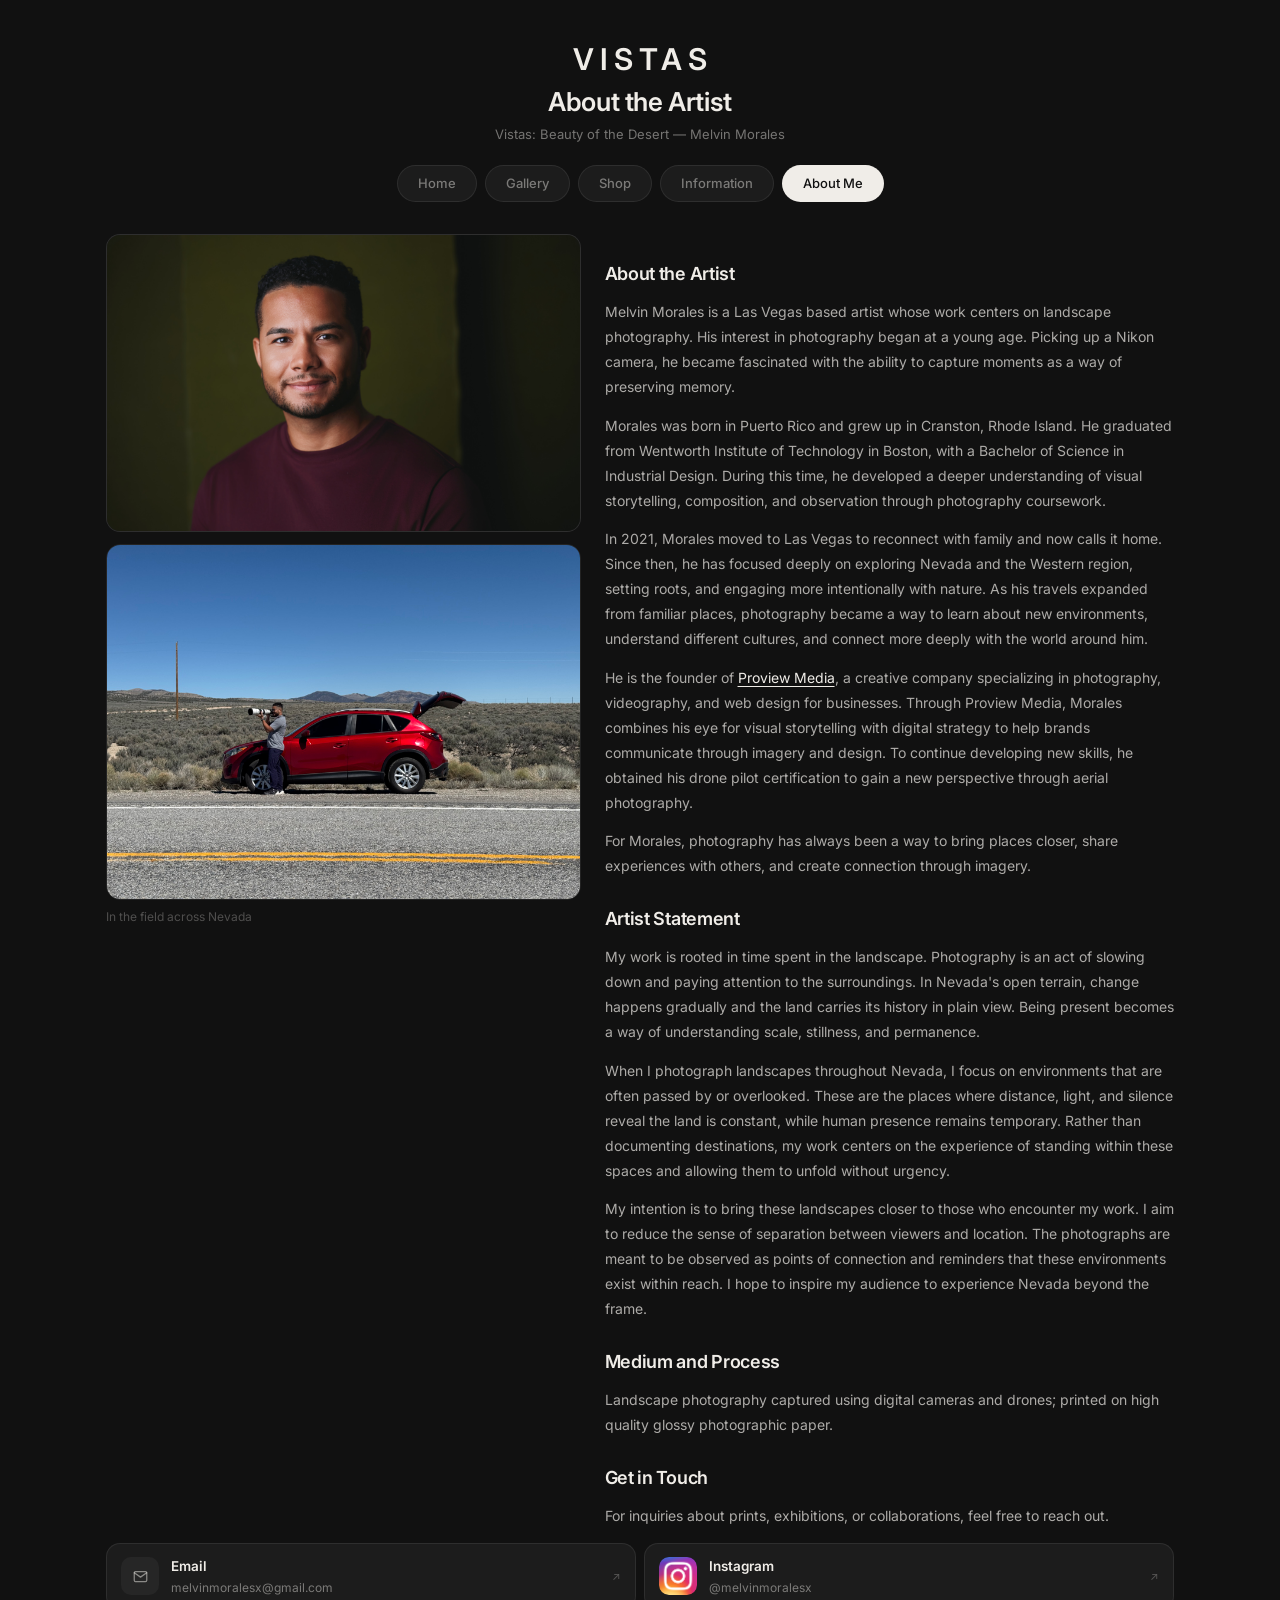
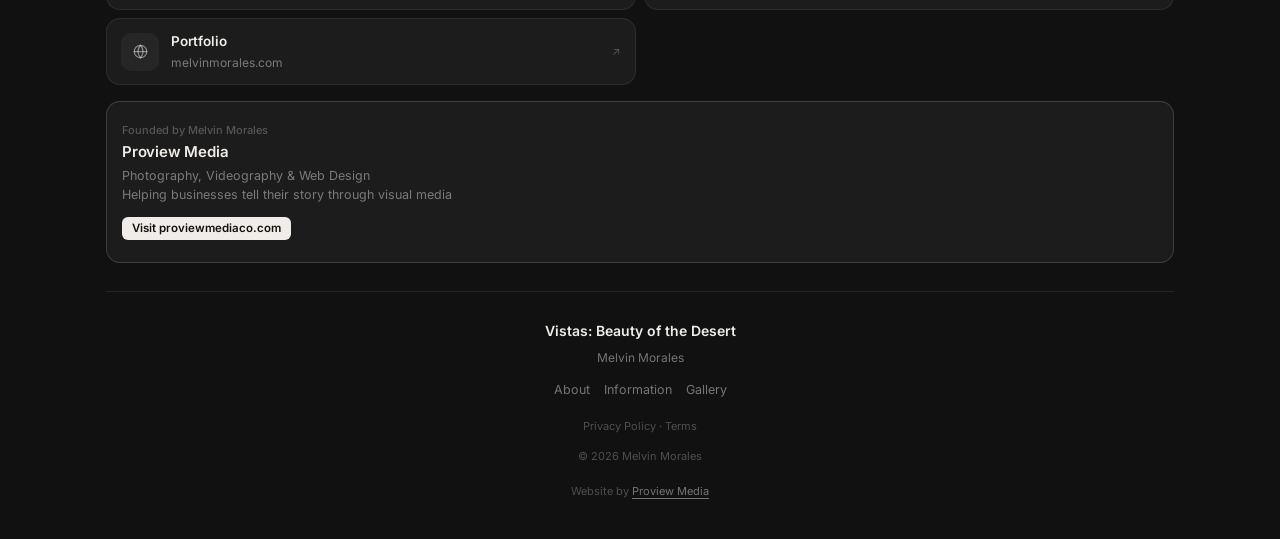
<file: about.html>
<!DOCTYPE html>
<html lang="en">
<head>
<meta charset="UTF-8"/>
<meta name="viewport" content="width=device-width, initial-scale=1.0"/>
<!-- Google tag (gtag.js) -->
<script async src="https://www.googletagmanager.com/gtag/js?id=G-70ZT6L5CVP"></script>
<script>
  window.dataLayer = window.dataLayer || [];
  function gtag(){dataLayer.push(arguments);}
  gtag('js', new Date());
  gtag('config', 'G-70ZT6L5CVP');
</script>
<title>About Melvin Morales — Las Vegas Landscape Photographer | Proview Media | Nevada Artist</title>
<meta name="description" content="Melvin Morales is a Las Vegas based landscape photographer and founder of Proview Media. Born in Puerto Rico, raised in Rhode Island, now capturing Nevada's beauty through digital and drone photography. Available for photography, videography, and web design."/>
<meta name="keywords" content="Melvin Morales, Las Vegas photographer, Nevada landscape photographer, Proview Media, drone photographer Las Vegas, Puerto Rico photographer, Wentworth Institute of Technology, Nevada artist, desert photographer, landscape photography, photography videography web design Las Vegas, Nevada nature photographer"/>
<meta name="author" content="Melvin Morales"/>
<meta name="robots" content="index, follow"/>
<meta property="og:title" content="About Melvin Morales — Las Vegas Landscape Photographer"/>
<meta property="og:description" content="Las Vegas based landscape photographer and founder of Proview Media. Capturing Nevada's beauty through digital and drone photography."/>
<meta property="og:url" content="https://vistasexhibit.com/about.html"/>
<link rel="canonical" href="https://vistasexhibit.com/about.html"/>
<meta property="og:type" content="profile"/>
<meta property="og:image" content="https://vistasexhibit.com/assets/melvin-headshot.jpg"/>
<meta property="og:image:width" content="1200"/>
<meta property="og:image:height" content="630"/>
<meta name="twitter:card" content="summary_large_image"/>
<meta name="twitter:title" content="About Melvin Morales — Las Vegas Landscape Photographer"/>
<meta name="twitter:description" content="Las Vegas based landscape photographer and founder of Proview Media. Capturing Nevada's beauty through digital and drone photography."/>
<meta name="twitter:image" content="https://vistasexhibit.com/assets/melvin-headshot.jpg"/>
<link rel="icon" type="image/svg+xml" href="assets/favicon.svg"/>
<link rel="icon" type="image/png" sizes="32x32" href="assets/favicon-32.png"/>
<link rel="icon" type="image/png" sizes="192x192" href="assets/favicon-192.png"/>
<link rel="apple-touch-icon" sizes="180x180" href="assets/apple-touch-icon.png"/>
<link rel="shortcut icon" href="/favicon.ico"/>
<link rel="preconnect" href="https://fonts.googleapis.com"/>
<link rel="preconnect" href="https://fonts.gstatic.com" crossorigin/>
<link href="https://fonts.googleapis.com/css2?family=Inter:wght@400;500;600&display=swap" rel="stylesheet"/>
<link rel="stylesheet" href="styles.css"/>
<style>
.about-field{margin-top:12px}
.about-field img{width:100%;height:auto;border-radius:14px;display:block;border:1px solid var(--border)}
.about-field-cap{font-size:12px;color:var(--muted);text-align:left;margin-top:8px}
</style>
<script defer src="protect.js"></script>
</head>
<body>
<div class="pg">

  <div class="hero">
    <a class="brand" href="index.html">
      <span class="brand-vistas">VISTAS</span>
    </a>
    <h1>About the Artist</h1>
    <p class="role">Vistas: Beauty of the Desert — Melvin Morales</p>
  </div>

  <nav class="nav">
    <a href="index.html">Home</a>
    <a href="gallery.html">Gallery</a>
    <a href="shop.html">Shop</a>
    <a href="exhibit.html">Information</a>
    <a href="about.html" class="on">About Me</a>
  </nav>

  <div class="about-hero-content">
  <div class="about-left">
    <div class="ic">
      <img class="cimg" src="assets/melvin-headshot.jpg" alt="Melvin Morales" style="aspect-ratio:16/10;object-position:top"
        onerror="this.style.background='#222';this.style.minHeight='200px';this.removeAttribute('src')"/>
    </div>
    <div class="about-field">
      <img src="assets/about-roadside.jpg" alt="Melvin Morales photographing the Nevada landscape along a desert highway"
        onerror="this.parentElement.style.display='none'"/>
      <p class="about-field-cap">In the field across Nevada</p>
    </div>
  </div>

  <div class="prose">
    <h2>About the Artist</h2>
    <p>Melvin Morales is a Las Vegas based artist whose work centers on landscape photography. His interest in photography began at a young age. Picking up a Nikon camera, he became fascinated with the ability to capture moments as a way of preserving memory.</p>
    <p>Morales was born in Puerto Rico and grew up in Cranston, Rhode Island. He graduated from Wentworth Institute of Technology in Boston, with a Bachelor of Science in Industrial Design. During this time, he developed a deeper understanding of visual storytelling, composition, and observation through photography coursework.</p>
    <p>In 2021, Morales moved to Las Vegas to reconnect with family and now calls it home. Since then, he has focused deeply on exploring Nevada and the Western region, setting roots, and engaging more intentionally with nature. As his travels expanded from familiar places, photography became a way to learn about new environments, understand different cultures, and connect more deeply with the world around him.</p>
    <p>He is the founder of <a href="https://www.proviewmediaco.com" target="_blank" style="color:var(--txt);text-decoration:underline;text-underline-offset:3px">Proview Media</a>, a creative company specializing in photography, videography, and web design for businesses. Through Proview Media, Morales combines his eye for visual storytelling with digital strategy to help brands communicate through imagery and design. To continue developing new skills, he obtained his drone pilot certification to gain a new perspective through aerial photography.</p>
    <p>For Morales, photography has always been a way to bring places closer, share experiences with others, and create connection through imagery.</p>
    <h2>Artist Statement</h2>
    <p>My work is rooted in time spent in the landscape. Photography is an act of slowing down and paying attention to the surroundings. In Nevada's open terrain, change happens gradually and the land carries its history in plain view. Being present becomes a way of understanding scale, stillness, and permanence.</p>
    <p>When I photograph landscapes throughout Nevada, I focus on environments that are often passed by or overlooked. These are the places where distance, light, and silence reveal the land is constant, while human presence remains temporary. Rather than documenting destinations, my work centers on the experience of standing within these spaces and allowing them to unfold without urgency.</p>
    <p>My intention is to bring these landscapes closer to those who encounter my work. I aim to reduce the sense of separation between viewers and location. The photographs are meant to be observed as points of connection and reminders that these environments exist within reach. I hope to inspire my audience to experience Nevada beyond the frame.</p>
    <h2>Medium and Process</h2>
    <p>Landscape photography captured using digital cameras and drones; printed on high quality glossy photographic paper.</p>
    <h2>Get in Touch</h2>
    <p>For inquiries about prints, exhibitions, or collaborations, feel free to reach out.</p>
  </div>
  </div>

  <div class="about-contact">
  <a class="rc" href="mailto:melvinmoralesx@gmail.com">
    <div class="ico">
      <svg width="15" height="15" viewBox="0 0 24 24" fill="none" stroke="rgba(240,237,232,.5)" stroke-width="2" stroke-linecap="round" stroke-linejoin="round"><path d="M4 4h16c1.1 0 2 .9 2 2v12c0 1.1-.9 2-2 2H4c-1.1 0-2-.9-2-2V6c0-1.1.9-2 2-2z"/><polyline points="22,6 12,13 2,6"/></svg>
    </div>
    <div class="rt"><strong>Email</strong><span>melvinmoralesx@gmail.com</span></div>
    <span class="arr">↗</span>
  </a>

  <a class="rc" href="https://instagram.com/melvinmoralesx" target="_blank">
    <div class="ico" style="background:transparent;border-radius:10px;overflow:hidden">
      <img src="assets/instagram-icon.png" alt="Instagram" style="width:100%;height:100%;object-fit:cover"/>
    </div>
    <div class="rt"><strong>Instagram</strong><span>@melvinmoralesx</span></div>
    <span class="arr">↗</span>
  </a>

  <a class="rc" href="https://www.melvinmorales.com" target="_blank">
    <div class="ico">
      <svg width="15" height="15" viewBox="0 0 24 24" fill="none" stroke="rgba(240,237,232,.5)" stroke-width="2" stroke-linecap="round" stroke-linejoin="round"><circle cx="12" cy="12" r="10"/><line x1="2" y1="12" x2="22" y2="12"/><path d="M12 2a15.3 15.3 0 0 1 4 10 15.3 15.3 0 0 1-4 10 15.3 15.3 0 0 1-4-10 15.3 15.3 0 0 1 4-10z"/></svg>
    </div>
    <div class="rt"><strong>Portfolio</strong><span>melvinmorales.com</span></div>
    <span class="arr">↗</span>
  </a>
  </div>

  <a class="ic" href="https://www.proviewmediaco.com" target="_blank" style="margin-top:16px;border-color:rgba(255,255,255,0.15)">
    <div class="ci" style="padding:20px 15px 22px">
      <p class="ey">Founded by Melvin Morales</p>
      <p class="ct">Proview Media</p>
      <p class="cs" style="margin-top:6px">Photography, Videography & Web Design<br/>Helping businesses tell their story through visual media</p>
      <span class="tag" style="margin-top:12px">Visit proviewmediaco.com</span>
    </div>
  </a>

  <footer>
    <a href="index.html" class="faw">
      <p class="fn">Vistas: Beauty of the Desert</p><p class="fs">Melvin Morales</p>
    </a>
    <nav class="fl">
      <a href="about.html">About</a>
      <a href="exhibit.html">Information</a>
      <a href="gallery.html">Gallery</a>
    </nav>
    <p class="fc" style="margin-top:4px"><a href="privacy.html" style="color:var(--muted)">Privacy Policy</a> · <a href="terms.html" style="color:var(--muted)">Terms</a></p>
    <p class="fc">© 2026 Melvin Morales</p>
    <p class="fc" style="margin-top:4px">Website by <a href="https://www.proviewmediaco.com" target="_blank" style="color:var(--sub);text-decoration:underline;text-underline-offset:3px">Proview Media</a></p>
  </footer>

</div>
</body>
</html>
</file>
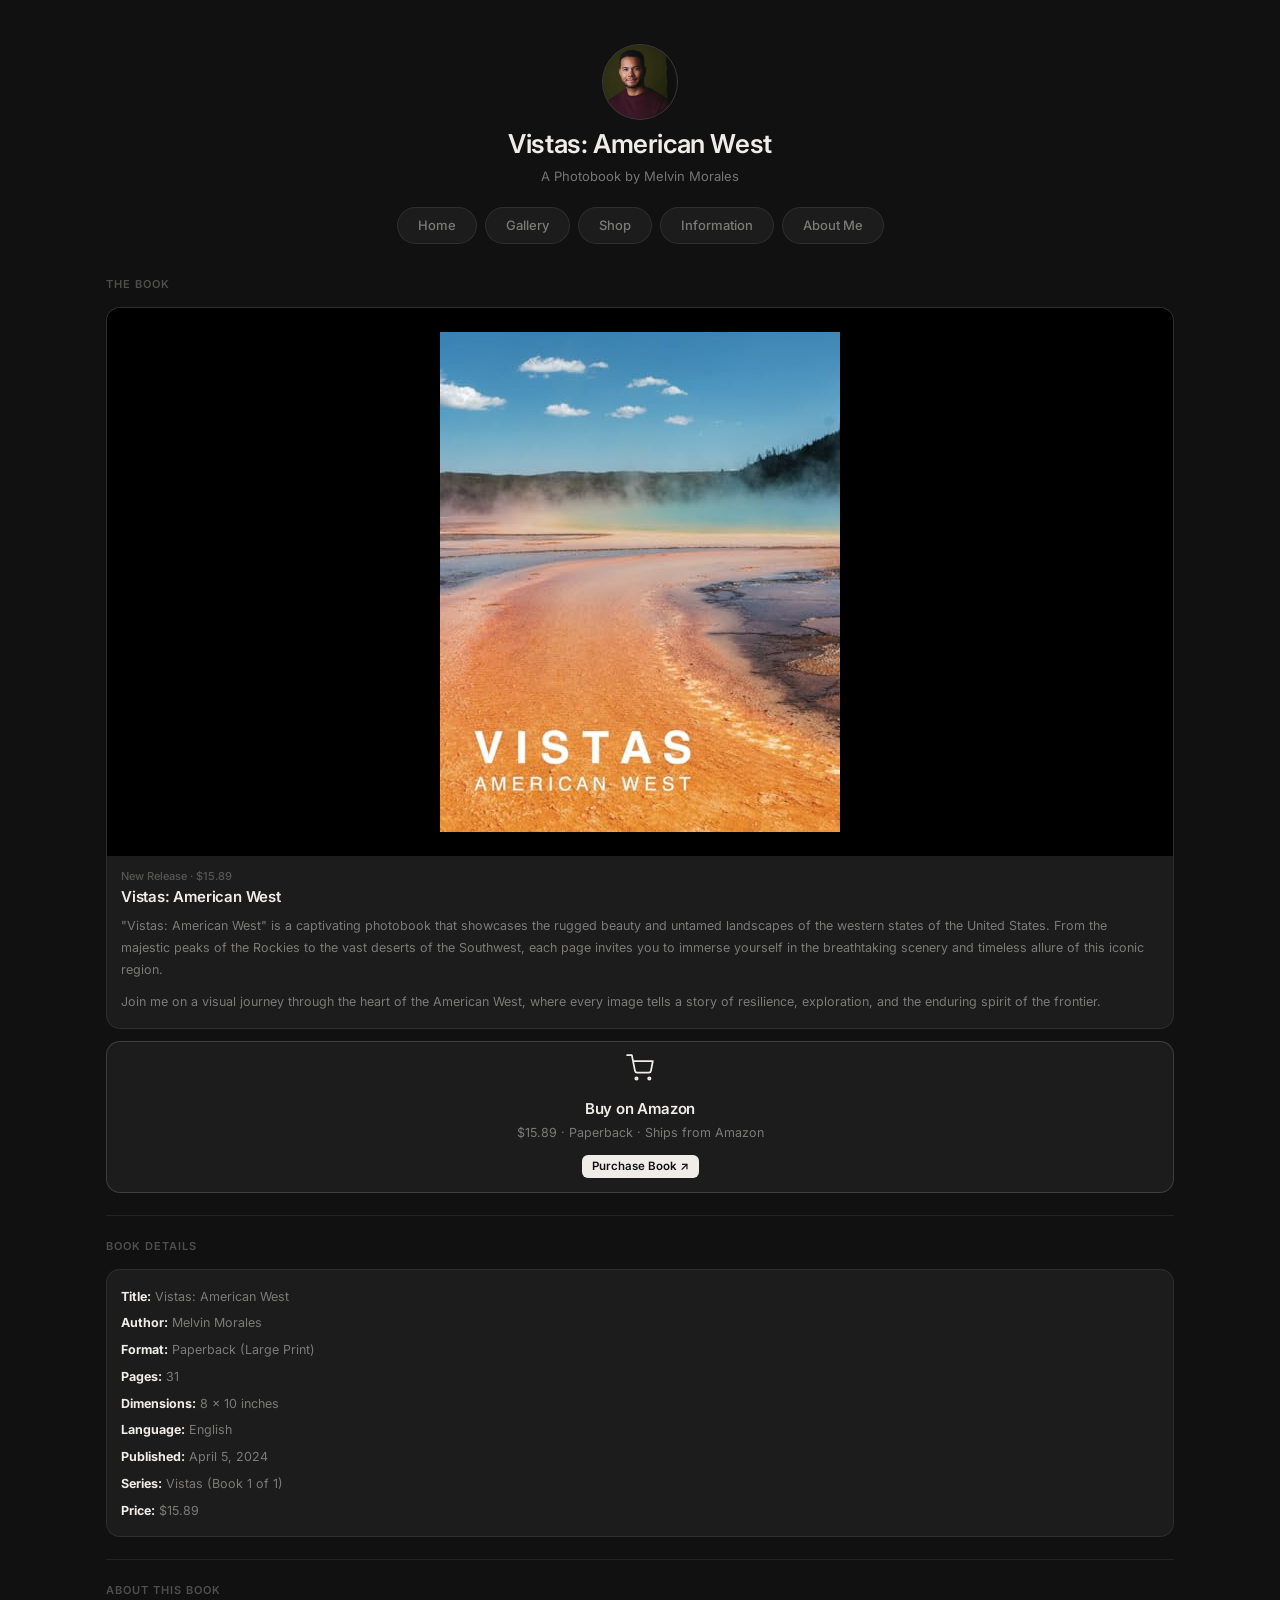
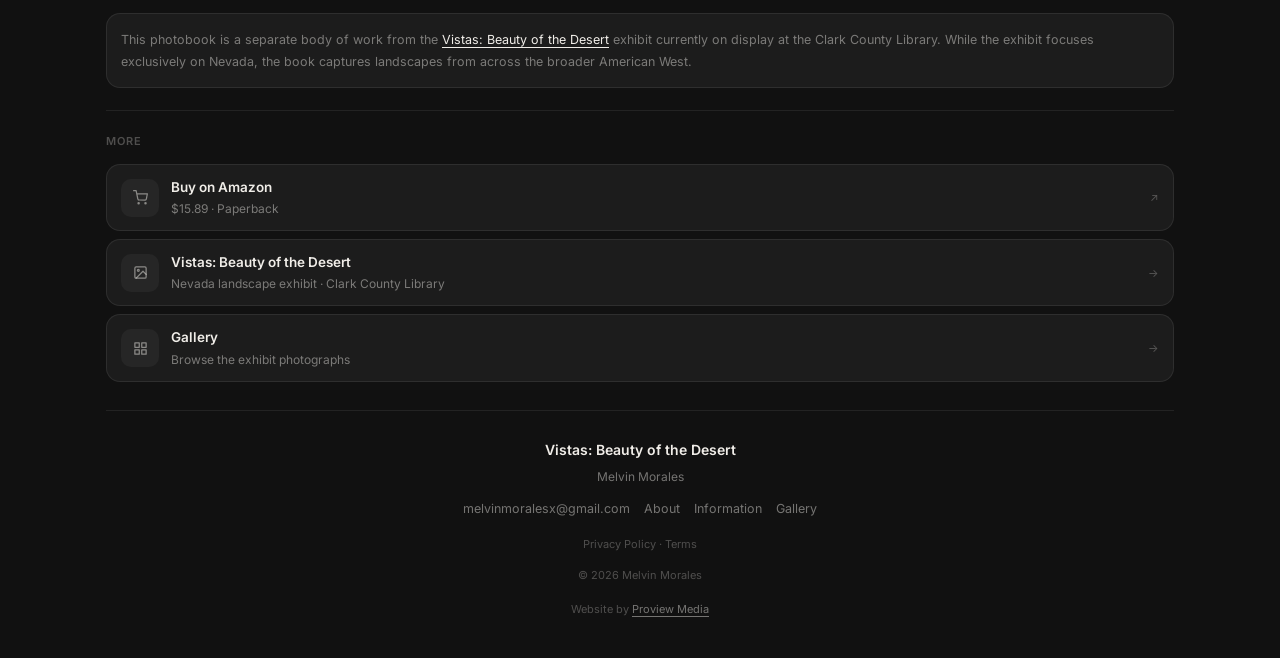
<file: book.html>
<!DOCTYPE html>
<html lang="en">
<head>
<meta charset="UTF-8"/>
<meta name="viewport" content="width=device-width, initial-scale=1.0"/>
<!-- Google tag (gtag.js) -->
<script async src="https://www.googletagmanager.com/gtag/js?id=G-70ZT6L5CVP"></script>
<script>
  window.dataLayer = window.dataLayer || [];
  function gtag(){dataLayer.push(arguments);}
  gtag('js', new Date());
  gtag('config', 'G-70ZT6L5CVP');
</script>
<title>Vistas: American West — Photobook by Melvin Morales | Landscape Photography</title>
<meta name="description" content="Vistas: American West — a photobook by Melvin Morales capturing the rugged beauty and untamed landscapes of the American West, from the Rockies to the Southwest deserts. Paperback, 31 pages. Available on Amazon."/>
<meta name="keywords" content="Vistas American West, Melvin Morales photobook, American West photography book, Rocky Mountains photography, Southwest desert photography, landscape photography book, Nevada photographer book, paperback photobook, Amazon photography book"/>
<meta name="author" content="Melvin Morales"/>
<meta name="robots" content="index, follow"/>
<meta property="og:title" content="Vistas: American West — Photobook by Melvin Morales"/>
<meta property="og:description" content="A photobook showcasing the rugged beauty and untamed landscapes of the American West. Paperback, 31 pages. $15.89 on Amazon."/>
<meta property="og:url" content="https://vistasexhibit.com/book.html"/>
<link rel="canonical" href="https://vistasexhibit.com/book.html"/>
<meta property="og:type" content="book"/>
<meta property="og:image" content="https://vistasexhibit.com/assets/vistas-american-west-cover.jpg"/>
<meta name="twitter:card" content="summary_large_image"/>
<meta name="twitter:title" content="Vistas: American West — Photobook by Melvin Morales"/>
<meta name="twitter:description" content="A photobook showcasing the rugged beauty and untamed landscapes of the American West. Paperback, 31 pages. $15.89 on Amazon."/>
<meta name="twitter:image" content="https://vistasexhibit.com/assets/vistas-american-west-cover.jpg"/>
<link rel="icon" type="image/svg+xml" href="assets/favicon.svg"/>
<link rel="icon" type="image/png" sizes="32x32" href="assets/favicon-32.png"/>
<link rel="icon" type="image/png" sizes="192x192" href="assets/favicon-192.png"/>
<link rel="apple-touch-icon" sizes="180x180" href="assets/apple-touch-icon.png"/>
<link rel="shortcut icon" href="/favicon.ico"/>
<link rel="preconnect" href="https://fonts.googleapis.com"/>
<link rel="preconnect" href="https://fonts.gstatic.com" crossorigin/>
<link href="https://fonts.googleapis.com/css2?family=Inter:wght@400;500;600&display=swap" rel="stylesheet"/>
<link rel="stylesheet" href="styles.css"/>
<script defer src="protect.js"></script>
</head>
<body>
<div class="pg">

  <!-- HERO -->
  <div class="hero">
    <div class="av" style="width:76px;height:76px">
      <img src="assets/melvin-headshot.jpg" alt="Melvin Morales" onerror="this.style.display='none'"/>
    </div>
    <h1>Vistas: American West</h1>
    <p class="role">A Photobook by Melvin Morales</p>
  </div>

  <!-- NAV -->
  <nav class="nav">
    <a href="index.html">Home</a>
    <a href="gallery.html">Gallery</a>
    <a href="shop.html">Shop</a>
    <a href="exhibit.html">Information</a>
    <a href="about.html">About Me</a>
  </nav>

  <!-- COVER -->
  <p class="lbl">The Book</p>
  <div class="ic" style="cursor:default">
    <div style="overflow:hidden;background:#000;display:flex;align-items:center;justify-content:center;padding:24px 16px">
      <img src="assets/vistas-american-west-cover.jpg" alt="Vistas: American West — photobook cover by Melvin Morales" style="max-width:100%;max-height:560px;width:auto;height:auto;display:block;box-shadow:0 20px 60px rgba(0,0,0,0.6)"/>
    </div>
    <div class="ci">
      <p class="ey">New Release · $15.89</p>
      <p class="ct">Vistas: American West</p>
      <p class="cs" style="margin-top:8px;line-height:1.78">"Vistas: American West" is a captivating photobook that showcases the rugged beauty and untamed landscapes of the western states of the United States. From the majestic peaks of the Rockies to the vast deserts of the Southwest, each page invites you to immerse yourself in the breathtaking scenery and timeless allure of this iconic region.</p>
      <p class="cs" style="margin-top:10px;line-height:1.78">Join me on a visual journey through the heart of the American West, where every image tells a story of resilience, exploration, and the enduring spirit of the frontier.</p>
    </div>
  </div>

  <!-- BUY ON AMAZON -->
  <a class="ic" href="https://www.amazon.com/Vistas-American-West-Melvin-Morales/dp/B0D12WRM1H/" target="_blank" rel="noopener" style="border-color:rgba(255,255,255,0.15)">
    <div class="ci" style="text-align:center">
      <svg width="28" height="28" viewBox="0 0 24 24" fill="none" stroke="var(--txt)" stroke-width="1.5" stroke-linecap="round" stroke-linejoin="round" style="margin:0 auto 12px"><circle cx="9" cy="21" r="1"/><circle cx="20" cy="21" r="1"/><path d="M1 1h4l2.68 13.39a2 2 0 0 0 2 1.61h9.72a2 2 0 0 0 2-1.61L23 6H6"/></svg>
      <p class="ct">Buy on Amazon</p>
      <p class="cs" style="margin-top:6px">$15.89 · Paperback · Ships from Amazon</p>
      <span class="tag" style="margin-top:12px">Purchase Book ↗</span>
    </div>
  </a>

  <hr class="div"/>

  <!-- DETAILS -->
  <p class="lbl">Book Details</p>
  <div class="ic" style="cursor:default">
    <div class="ci">
      <p class="cs" style="line-height:1.9"><strong style="color:var(--txt)">Title:</strong> Vistas: American West</p>
      <p class="cs" style="line-height:1.9"><strong style="color:var(--txt)">Author:</strong> Melvin Morales</p>
      <p class="cs" style="line-height:1.9"><strong style="color:var(--txt)">Format:</strong> Paperback (Large Print)</p>
      <p class="cs" style="line-height:1.9"><strong style="color:var(--txt)">Pages:</strong> 31</p>
      <p class="cs" style="line-height:1.9"><strong style="color:var(--txt)">Dimensions:</strong> 8 × 10 inches</p>
      <p class="cs" style="line-height:1.9"><strong style="color:var(--txt)">Language:</strong> English</p>
      <p class="cs" style="line-height:1.9"><strong style="color:var(--txt)">Published:</strong> April 5, 2024</p>
      <p class="cs" style="line-height:1.9"><strong style="color:var(--txt)">Series:</strong> Vistas (Book 1 of 1)</p>
      <p class="cs" style="line-height:1.9"><strong style="color:var(--txt)">Price:</strong> $15.89</p>
    </div>
  </div>

  <hr class="div"/>

  <!-- NOTE ABOUT THE EXHIBIT -->
  <p class="lbl">About This Book</p>
  <div class="ic" style="cursor:default">
    <div class="ci">
      <p class="cs" style="line-height:1.78">This photobook is a separate body of work from the <a href="exhibit.html" style="color:var(--txt);text-decoration:underline;text-underline-offset:3px">Vistas: Beauty of the Desert</a> exhibit currently on display at the Clark County Library. While the exhibit focuses exclusively on Nevada, the book captures landscapes from across the broader American West.</p>
    </div>
  </div>

  <hr class="div"/>

  <!-- LINKS -->
  <p class="lbl">More</p>

  <a class="rc" href="https://www.amazon.com/Vistas-American-West-Melvin-Morales/dp/B0D12WRM1H/" target="_blank" rel="noopener">
    <div class="ico">
      <svg width="15" height="15" viewBox="0 0 24 24" fill="none" stroke="rgba(240,237,232,.5)" stroke-width="2" stroke-linecap="round" stroke-linejoin="round"><circle cx="9" cy="21" r="1"/><circle cx="20" cy="21" r="1"/><path d="M1 1h4l2.68 13.39a2 2 0 0 0 2 1.61h9.72a2 2 0 0 0 2-1.61L23 6H6"/></svg>
    </div>
    <div class="rt"><strong>Buy on Amazon</strong><span>$15.89 · Paperback</span></div>
    <span class="arr">↗</span>
  </a>

  <a class="rc" href="exhibit.html">
    <div class="ico">
      <svg width="15" height="15" viewBox="0 0 24 24" fill="none" stroke="rgba(240,237,232,.5)" stroke-width="2" stroke-linecap="round" stroke-linejoin="round"><rect x="3" y="3" width="18" height="18" rx="2"/><circle cx="8.5" cy="8.5" r="1.5"/><polyline points="21 15 16 10 5 21"/></svg>
    </div>
    <div class="rt"><strong>Vistas: Beauty of the Desert</strong><span>Nevada landscape exhibit · Clark County Library</span></div>
    <span class="arr">→</span>
  </a>

  <a class="rc" href="gallery.html">
    <div class="ico">
      <svg width="15" height="15" viewBox="0 0 24 24" fill="none" stroke="rgba(240,237,232,.5)" stroke-width="2" stroke-linecap="round" stroke-linejoin="round"><rect x="3" y="3" width="7" height="7"/><rect x="14" y="3" width="7" height="7"/><rect x="14" y="14" width="7" height="7"/><rect x="3" y="14" width="7" height="7"/></svg>
    </div>
    <div class="rt"><strong>Gallery</strong><span>Browse the exhibit photographs</span></div>
    <span class="arr">→</span>
  </a>

  <!-- FOOTER -->
  <footer>
    <a href="index.html" class="faw">
      <p class="fn">Vistas: Beauty of the Desert</p>
      <p class="fs">Melvin Morales</p>
    </a>
    <nav class="fl">
      <a href="mailto:melvinmoralesx@gmail.com">melvinmoralesx@gmail.com</a>
      <a href="about.html">About</a>
      <a href="exhibit.html">Information</a>
      <a href="gallery.html">Gallery</a>
    </nav>
    <p class="fc" style="margin-top:4px"><a href="privacy.html" style="color:var(--muted)">Privacy Policy</a> · <a href="terms.html" style="color:var(--muted)">Terms</a></p>
    <p class="fc">© 2026 Melvin Morales</p>
    <p class="fc" style="margin-top:4px">Website by <a href="https://www.proviewmediaco.com" target="_blank" style="color:var(--sub);text-decoration:underline;text-underline-offset:3px">Proview Media</a></p>
  </footer>

</div>
</body>
</html>
</file>
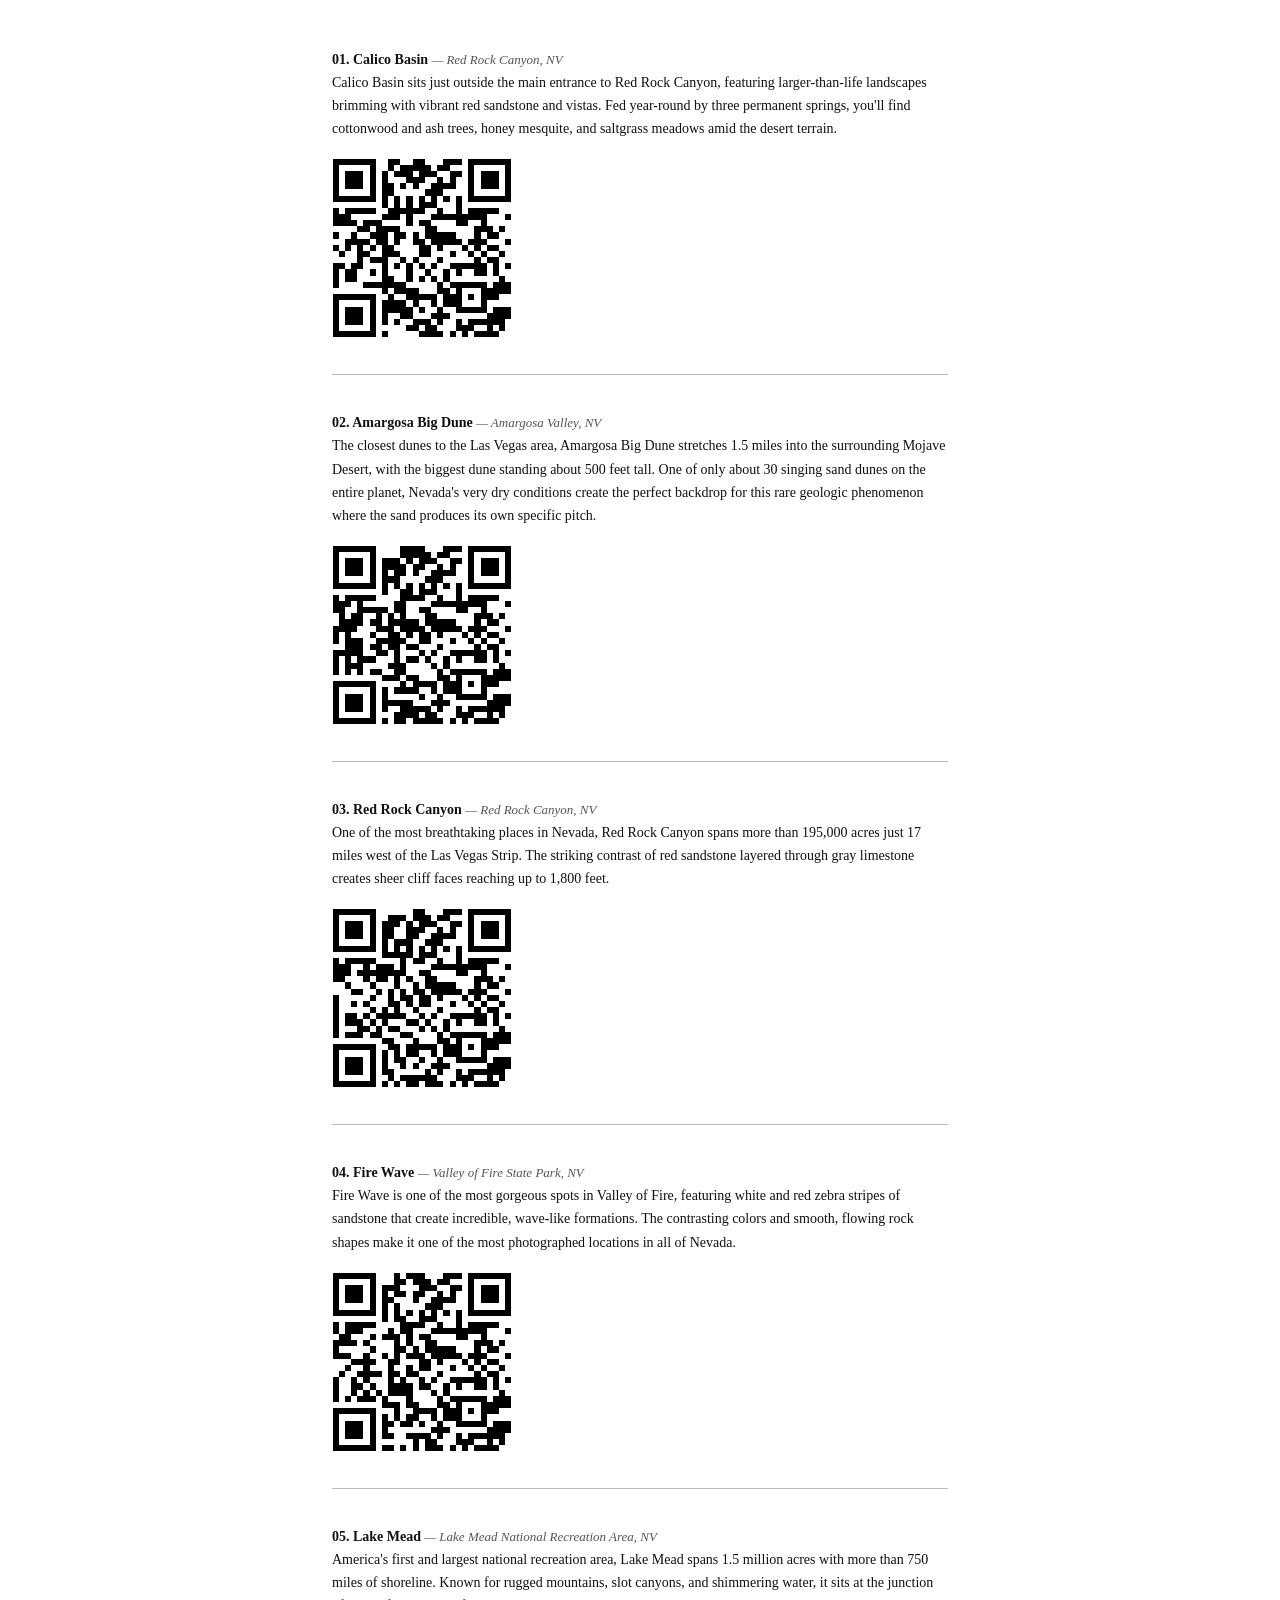
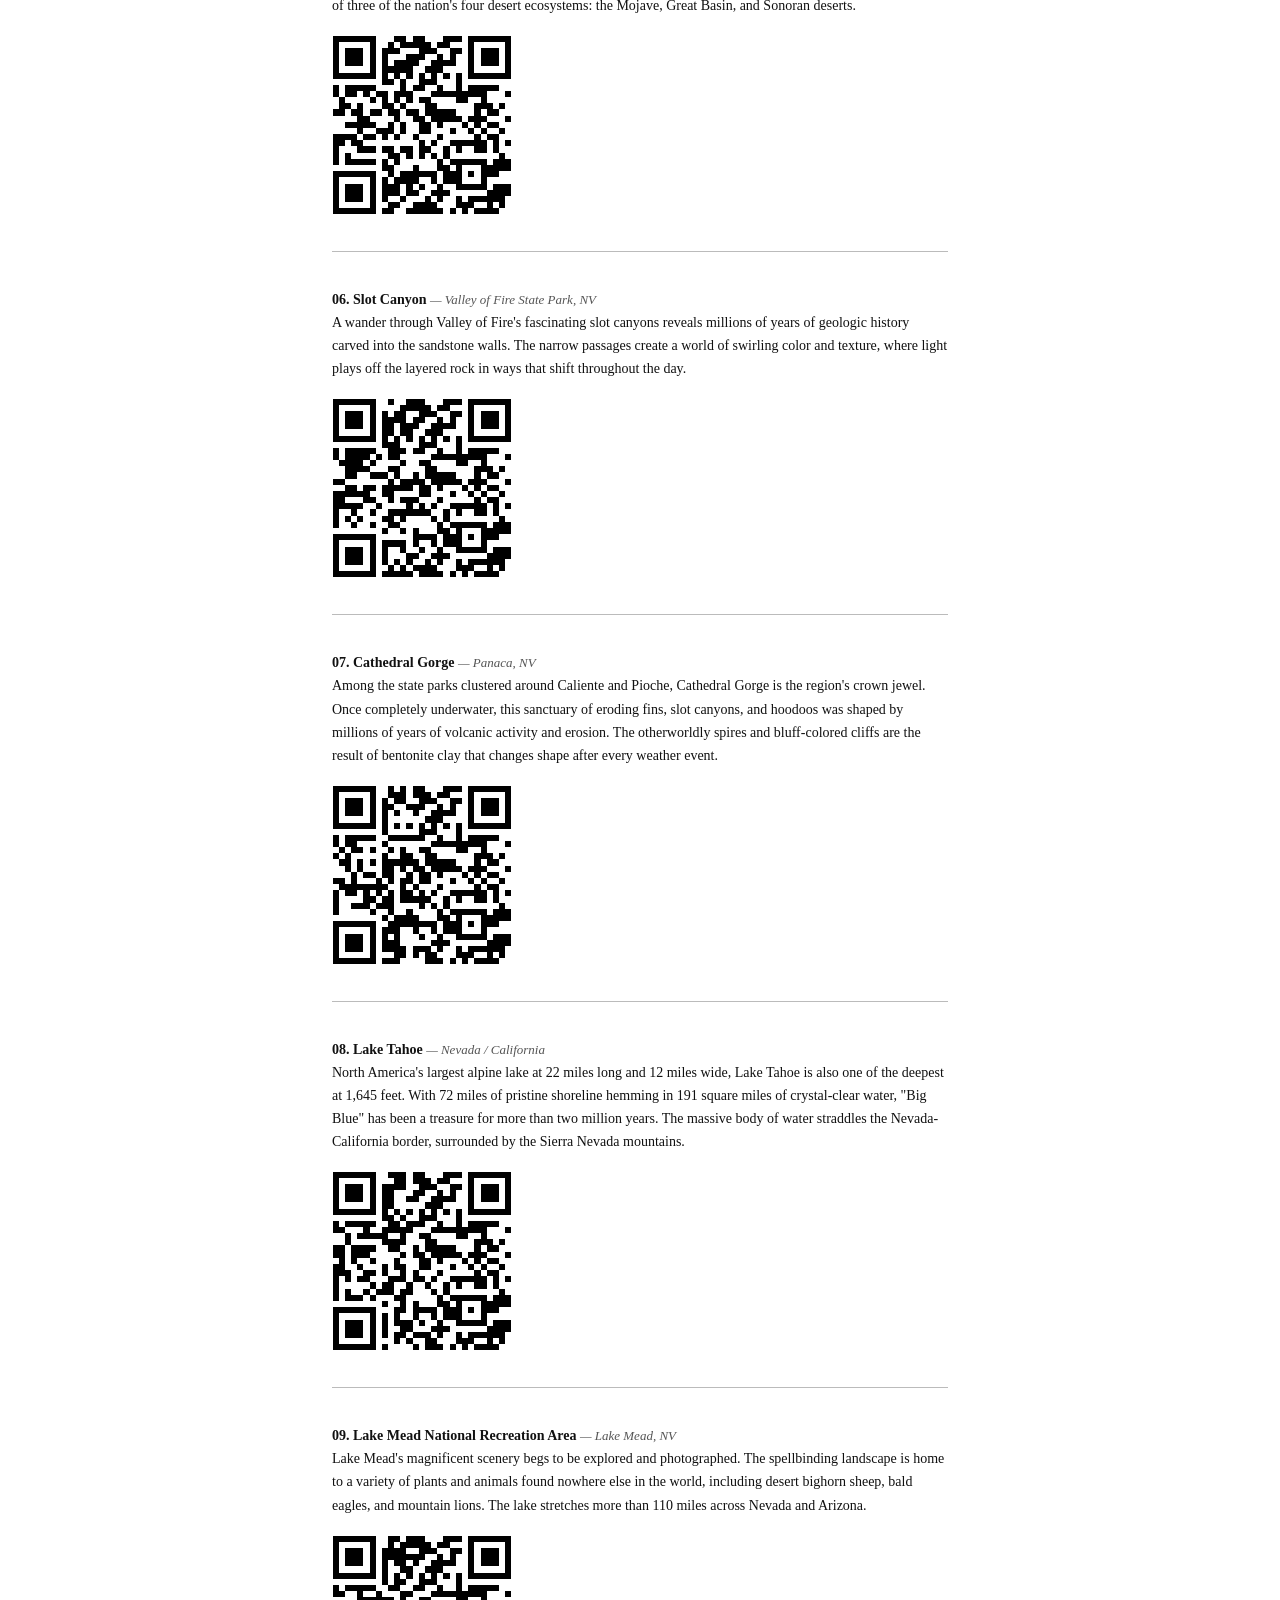
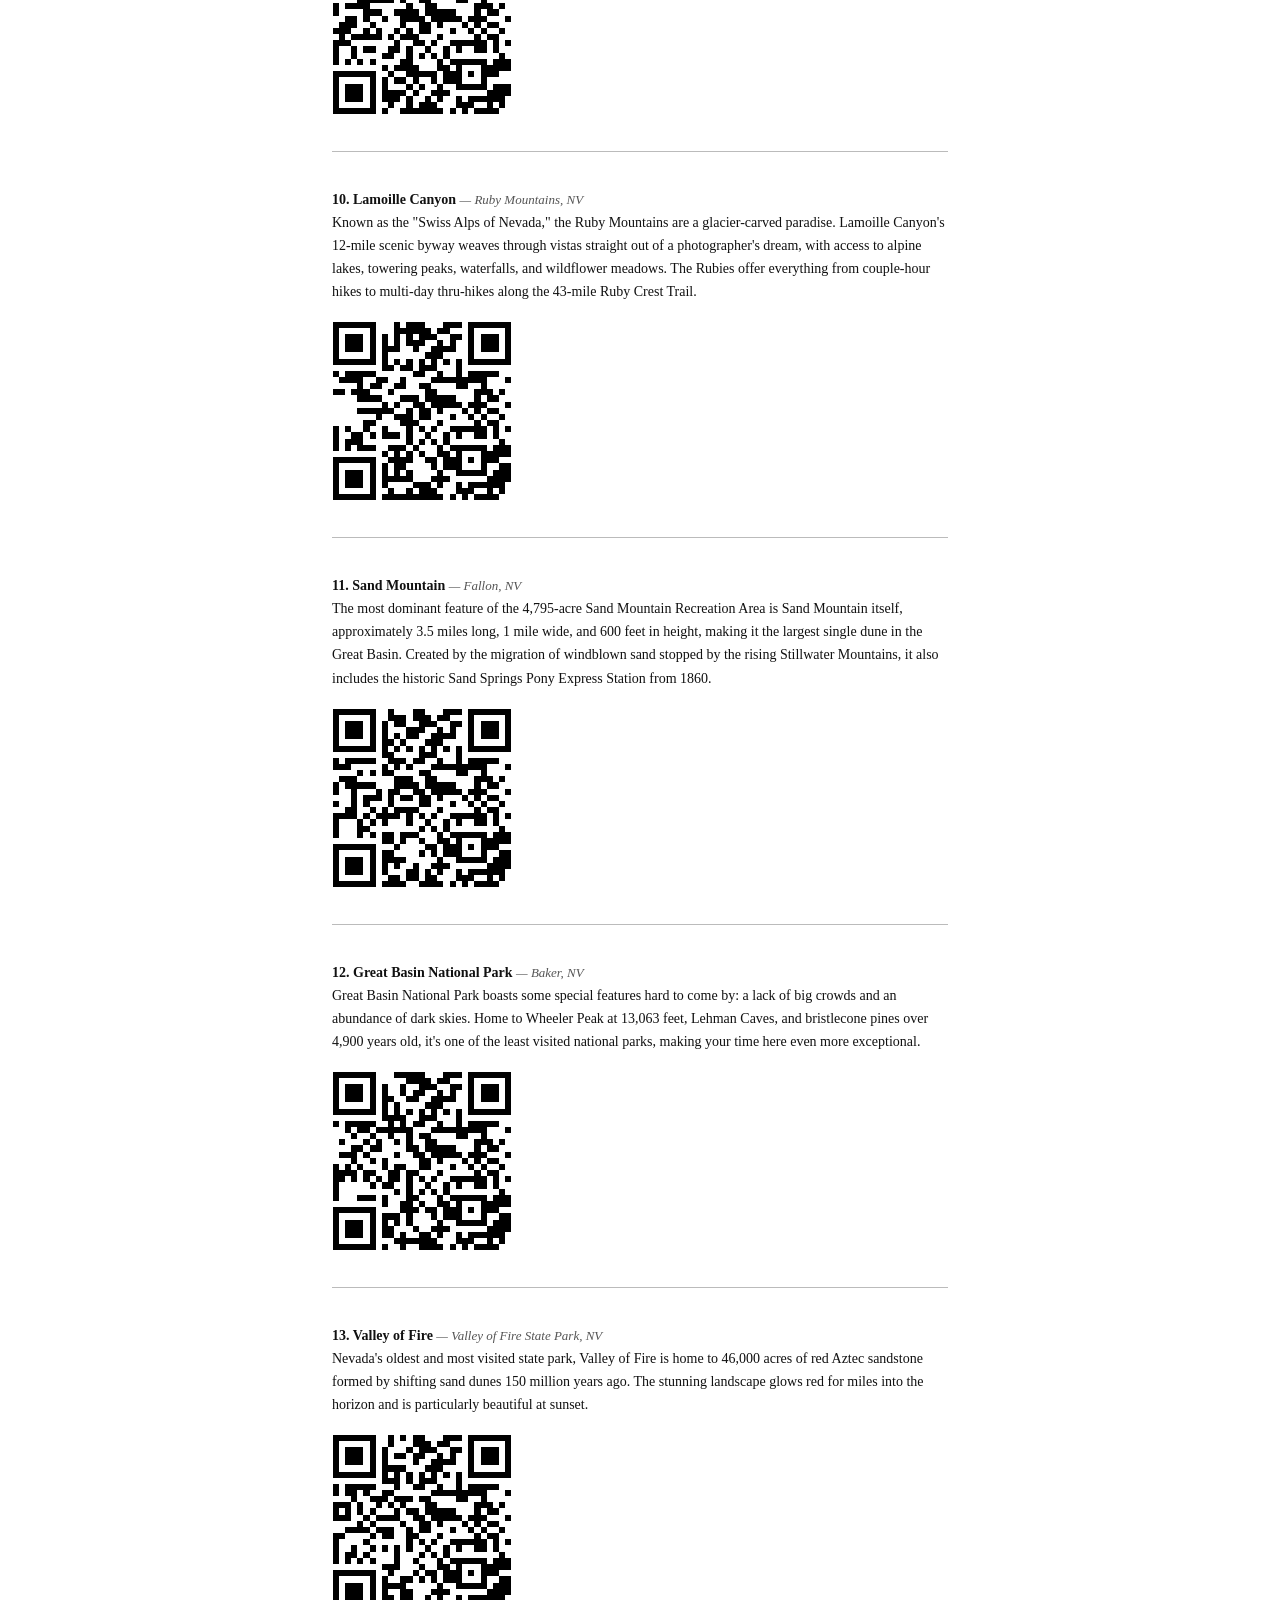
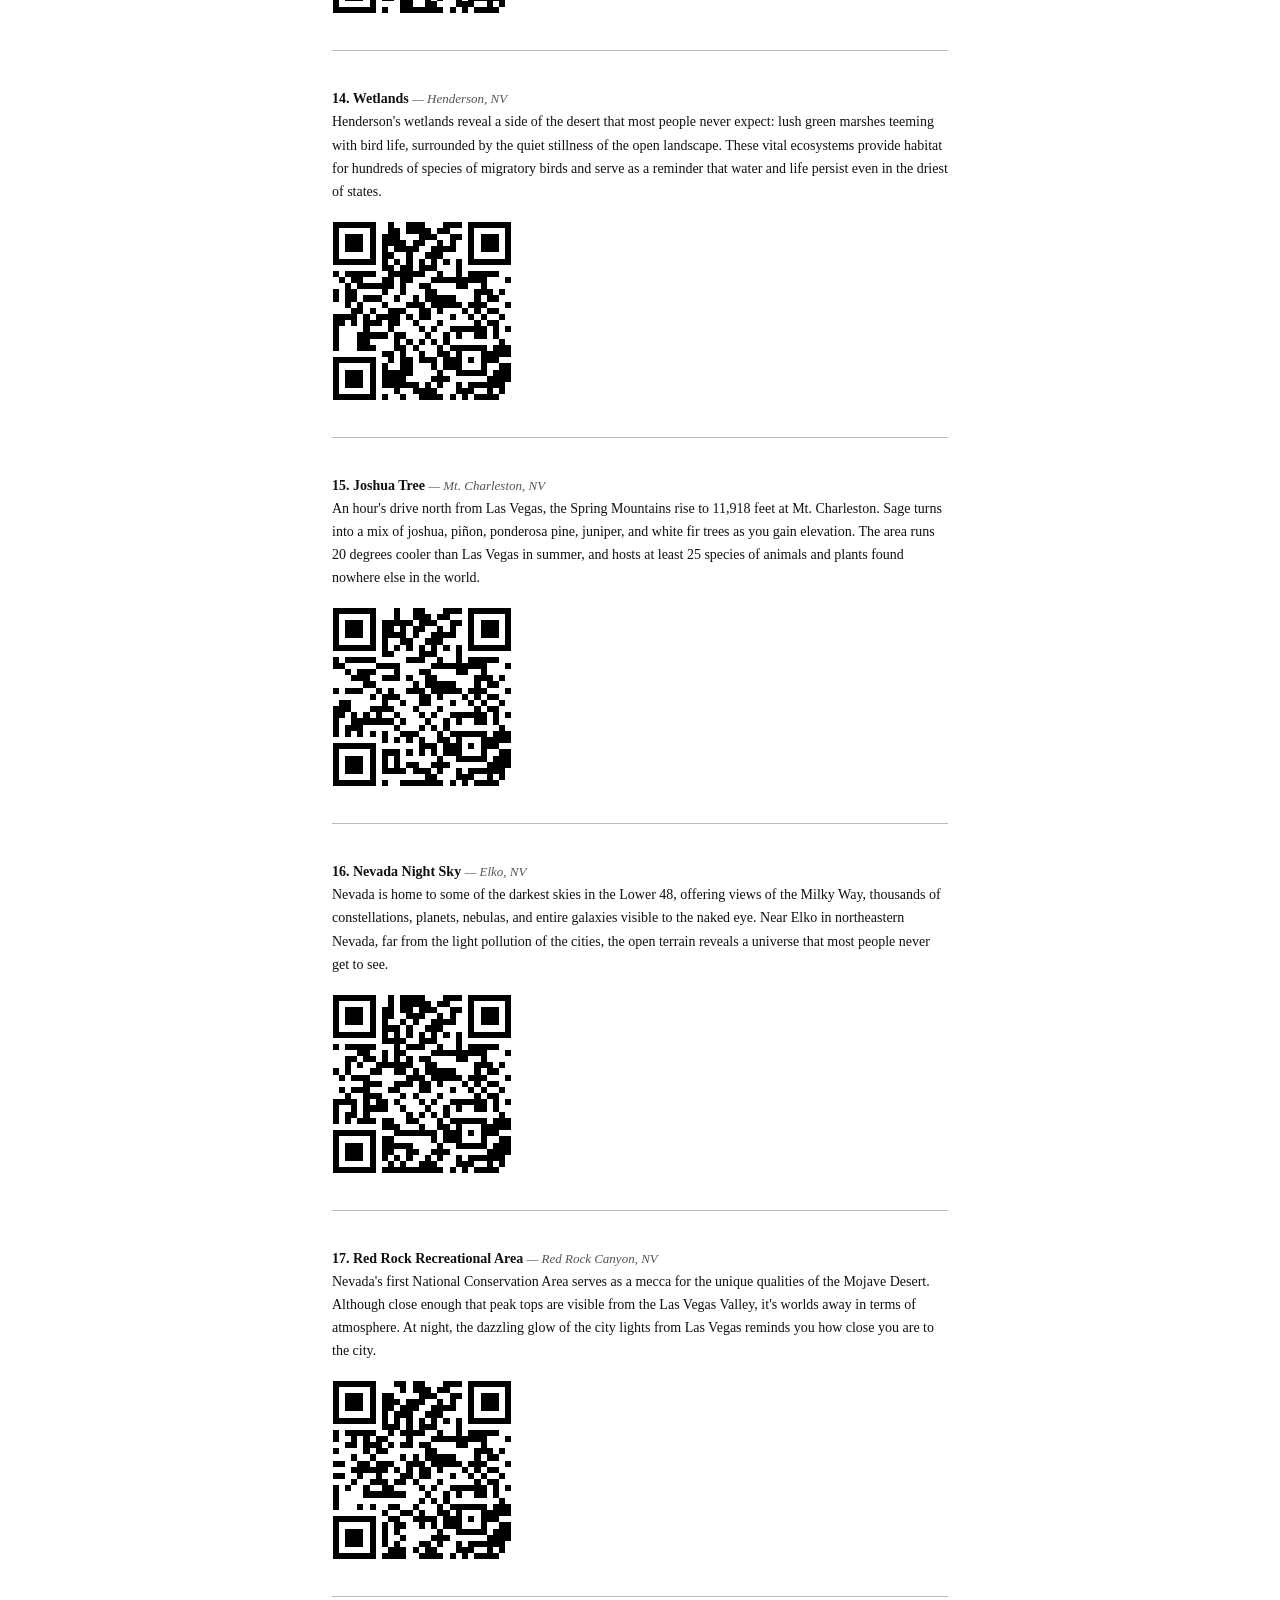
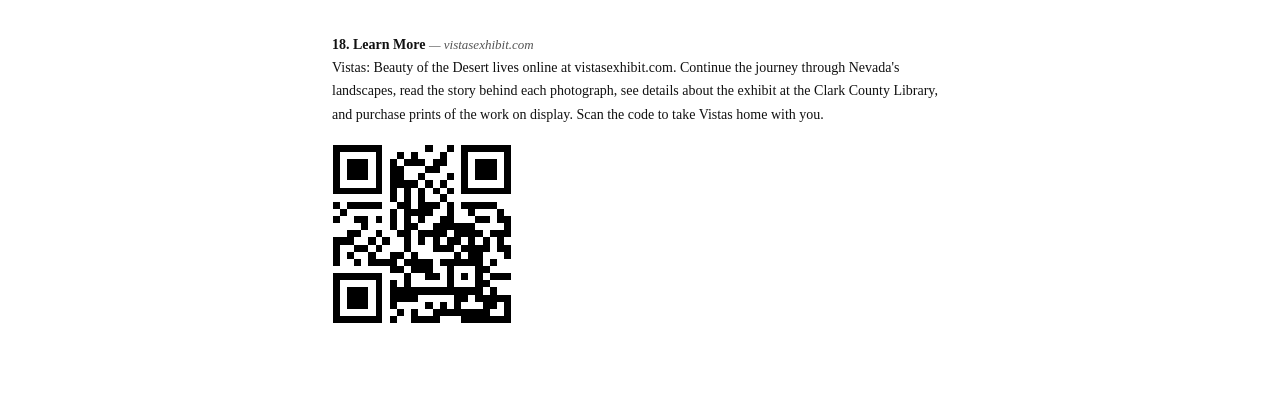
<file: exhibit-cards.html>
<!DOCTYPE html>
<html lang="en">
<head>
<meta charset="UTF-8"/>
<meta name="viewport" content="width=device-width, initial-scale=1.0"/>
<title>Exhibit Reference — Vistas: Beauty of the Desert</title>
<meta name="robots" content="noindex"/>
<style>
  *{box-sizing:border-box;margin:0;padding:0}
  html,body{background:#fff;color:#111;font-family:Georgia,'Times New Roman',serif;-webkit-font-smoothing:antialiased}
  .page{max-width:680px;margin:0 auto;padding:48px 32px}

  .entry{margin-bottom:36px;page-break-inside:avoid;break-inside:avoid}
  .entry p{font-size:14px;line-height:1.65;color:#111}
  .entry .name{font-weight:700}
  .entry .loc{font-style:italic;color:#555;font-size:13px;margin-bottom:10px}
  .entry .body{margin-bottom:18px}
  .entry img.qr{width:180px;height:180px;display:block;image-rendering:pixelated}

  hr{border:0;border-top:1px solid #bbb;margin:36px 0}

  @media print{
    .page{max-width:none;padding:0.5in}
    @page{size:letter;margin:0.5in}
  }
</style>
<script defer src="protect.js"></script>
</head>
<body>
<div class="page" id="page"></div>

<script>
const entries = [
  {id:1,  title:"Calico Basin",                       loc:"Red Rock Canyon, NV",
   desc:"Calico Basin sits just outside the main entrance to Red Rock Canyon, featuring larger-than-life landscapes brimming with vibrant red sandstone and vistas. Fed year-round by three permanent springs, you'll find cottonwood and ash trees, honey mesquite, and saltgrass meadows amid the desert terrain."},
  {id:2,  title:"Amargosa Big Dune",                  loc:"Amargosa Valley, NV",
   desc:"The closest dunes to the Las Vegas area, Amargosa Big Dune stretches 1.5 miles into the surrounding Mojave Desert, with the biggest dune standing about 500 feet tall. One of only about 30 singing sand dunes on the entire planet, Nevada's very dry conditions create the perfect backdrop for this rare geologic phenomenon where the sand produces its own specific pitch."},
  {id:3,  title:"Red Rock Canyon",                    loc:"Red Rock Canyon, NV",
   desc:"One of the most breathtaking places in Nevada, Red Rock Canyon spans more than 195,000 acres just 17 miles west of the Las Vegas Strip. The striking contrast of red sandstone layered through gray limestone creates sheer cliff faces reaching up to 1,800 feet."},
  {id:4,  title:"Fire Wave",                          loc:"Valley of Fire State Park, NV",
   desc:"Fire Wave is one of the most gorgeous spots in Valley of Fire, featuring white and red zebra stripes of sandstone that create incredible, wave-like formations. The contrasting colors and smooth, flowing rock shapes make it one of the most photographed locations in all of Nevada."},
  {id:5,  title:"Lake Mead",                          loc:"Lake Mead National Recreation Area, NV",
   desc:"America's first and largest national recreation area, Lake Mead spans 1.5 million acres with more than 750 miles of shoreline. Known for rugged mountains, slot canyons, and shimmering water, it sits at the junction of three of the nation's four desert ecosystems: the Mojave, Great Basin, and Sonoran deserts."},
  {id:6,  title:"Slot Canyon",                        loc:"Valley of Fire State Park, NV",
   desc:"A wander through Valley of Fire's fascinating slot canyons reveals millions of years of geologic history carved into the sandstone walls. The narrow passages create a world of swirling color and texture, where light plays off the layered rock in ways that shift throughout the day."},
  {id:7,  title:"Cathedral Gorge",                    loc:"Panaca, NV",
   desc:"Among the state parks clustered around Caliente and Pioche, Cathedral Gorge is the region's crown jewel. Once completely underwater, this sanctuary of eroding fins, slot canyons, and hoodoos was shaped by millions of years of volcanic activity and erosion. The otherworldly spires and bluff-colored cliffs are the result of bentonite clay that changes shape after every weather event."},
  {id:8,  title:"Lake Tahoe",                         loc:"Nevada / California",
   desc:"North America's largest alpine lake at 22 miles long and 12 miles wide, Lake Tahoe is also one of the deepest at 1,645 feet. With 72 miles of pristine shoreline hemming in 191 square miles of crystal-clear water, \"Big Blue\" has been a treasure for more than two million years. The massive body of water straddles the Nevada-California border, surrounded by the Sierra Nevada mountains."},
  {id:9,  title:"Lake Mead National Recreation Area", loc:"Lake Mead, NV",
   desc:"Lake Mead's magnificent scenery begs to be explored and photographed. The spellbinding landscape is home to a variety of plants and animals found nowhere else in the world, including desert bighorn sheep, bald eagles, and mountain lions. The lake stretches more than 110 miles across Nevada and Arizona."},
  {id:10, title:"Lamoille Canyon",                    loc:"Ruby Mountains, NV",
   desc:"Known as the \"Swiss Alps of Nevada,\" the Ruby Mountains are a glacier-carved paradise. Lamoille Canyon's 12-mile scenic byway weaves through vistas straight out of a photographer's dream, with access to alpine lakes, towering peaks, waterfalls, and wildflower meadows. The Rubies offer everything from couple-hour hikes to multi-day thru-hikes along the 43-mile Ruby Crest Trail."},
  {id:11, title:"Sand Mountain",                      loc:"Fallon, NV",
   desc:"The most dominant feature of the 4,795-acre Sand Mountain Recreation Area is Sand Mountain itself, approximately 3.5 miles long, 1 mile wide, and 600 feet in height, making it the largest single dune in the Great Basin. Created by the migration of windblown sand stopped by the rising Stillwater Mountains, it also includes the historic Sand Springs Pony Express Station from 1860."},
  {id:12, title:"Great Basin National Park",          loc:"Baker, NV",
   desc:"Great Basin National Park boasts some special features hard to come by: a lack of big crowds and an abundance of dark skies. Home to Wheeler Peak at 13,063 feet, Lehman Caves, and bristlecone pines over 4,900 years old, it's one of the least visited national parks, making your time here even more exceptional."},
  {id:13, title:"Valley of Fire",                     loc:"Valley of Fire State Park, NV",
   desc:"Nevada's oldest and most visited state park, Valley of Fire is home to 46,000 acres of red Aztec sandstone formed by shifting sand dunes 150 million years ago. The stunning landscape glows red for miles into the horizon and is particularly beautiful at sunset."},
  {id:14, title:"Wetlands",                           loc:"Henderson, NV",
   desc:"Henderson's wetlands reveal a side of the desert that most people never expect: lush green marshes teeming with bird life, surrounded by the quiet stillness of the open landscape. These vital ecosystems provide habitat for hundreds of species of migratory birds and serve as a reminder that water and life persist even in the driest of states."},
  {id:15, title:"Joshua Tree",                        loc:"Mt. Charleston, NV",
   desc:"An hour's drive north from Las Vegas, the Spring Mountains rise to 11,918 feet at Mt. Charleston. Sage turns into a mix of joshua, piñon, ponderosa pine, juniper, and white fir trees as you gain elevation. The area runs 20 degrees cooler than Las Vegas in summer, and hosts at least 25 species of animals and plants found nowhere else in the world."},
  {id:16, title:"Nevada Night Sky",                   loc:"Elko, NV",
   desc:"Nevada is home to some of the darkest skies in the Lower 48, offering views of the Milky Way, thousands of constellations, planets, nebulas, and entire galaxies visible to the naked eye. Near Elko in northeastern Nevada, far from the light pollution of the cities, the open terrain reveals a universe that most people never get to see."},
  {id:17, title:"Red Rock Recreational Area",         loc:"Red Rock Canyon, NV",
   desc:"Nevada's first National Conservation Area serves as a mecca for the unique qualities of the Mojave Desert. Although close enough that peak tops are visible from the Las Vegas Valley, it's worlds away in terms of atmosphere. At night, the dazzling glow of the city lights from Las Vegas reminds you how close you are to the city."},
  {id:18, title:"Learn More",                          loc:"vistasexhibit.com",
   desc:"Vistas: Beauty of the Desert lives online at vistasexhibit.com. Continue the journey through Nevada's landscapes, read the story behind each photograph, see details about the exhibit at the Clark County Library, and purchase prints of the work on display. Scan the code to take Vistas home with you."}
];

const slugs = [
  "calico-basin","amargosa-big-dune","red-rock-canyon","fire-wave","lake-mead",
  "slot-canyon","cathedral-gorge","lake-tahoe","lake-mead-nra","lamoille-canyon",
  "sand-mountain","great-basin","valley-of-fire","wetlands","joshua-tree",
  "nevada-night-sky","red-rock-recreational-area","learn-more"
];

const page = document.getElementById('page');
entries.forEach((e, i) => {
  const n = String(e.id).padStart(2,'0');
  const slug = slugs[i];
  const block = document.createElement('div');
  block.className = 'entry';
  block.innerHTML = `
    <p class="body"><span class="name">${n}. ${e.title}</span> <span class="loc">— ${e.loc}</span><br/>${e.desc}</p>
    <img class="qr" src="assets/qrcodes/${n}-${slug}.png" alt="QR code for ${e.title}"/>
  `;
  page.appendChild(block);
  if (i < entries.length - 1) {
    page.appendChild(document.createElement('hr'));
  }
});
</script>
</body>
</html>
</file>
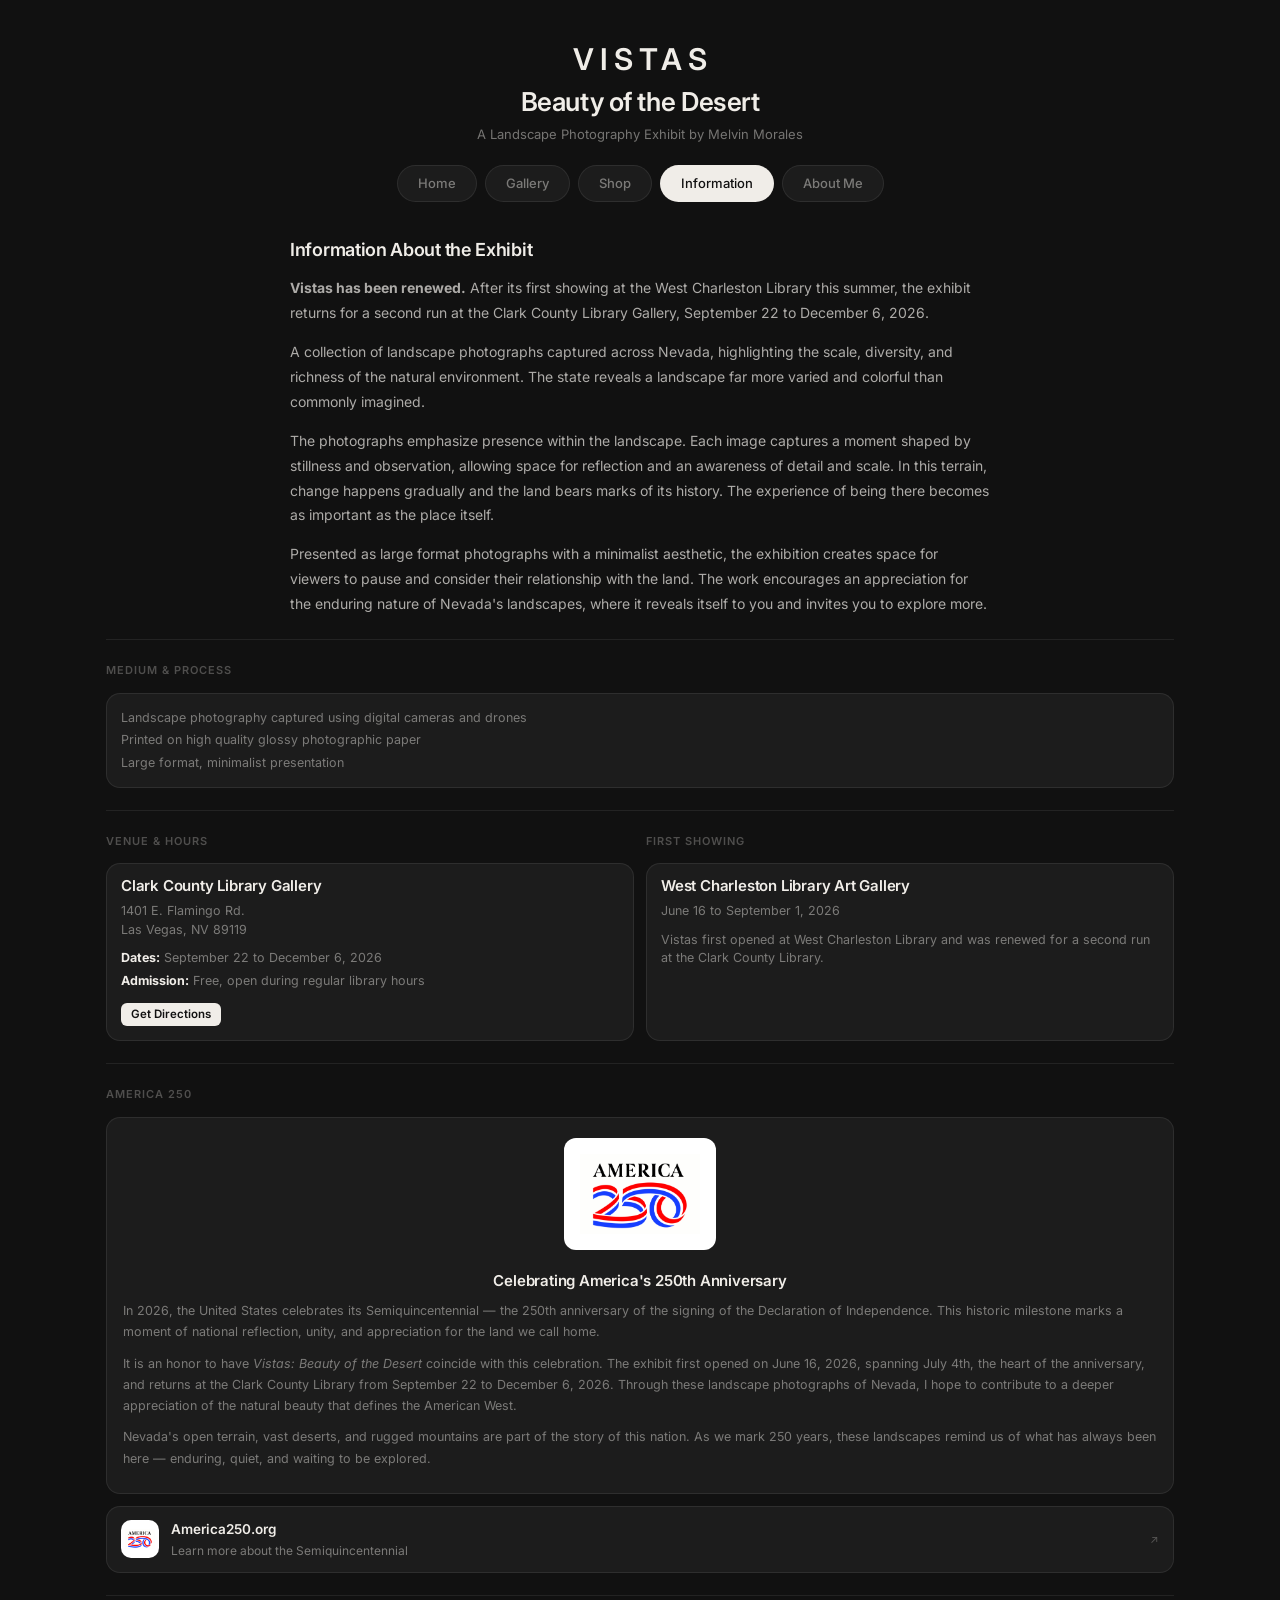
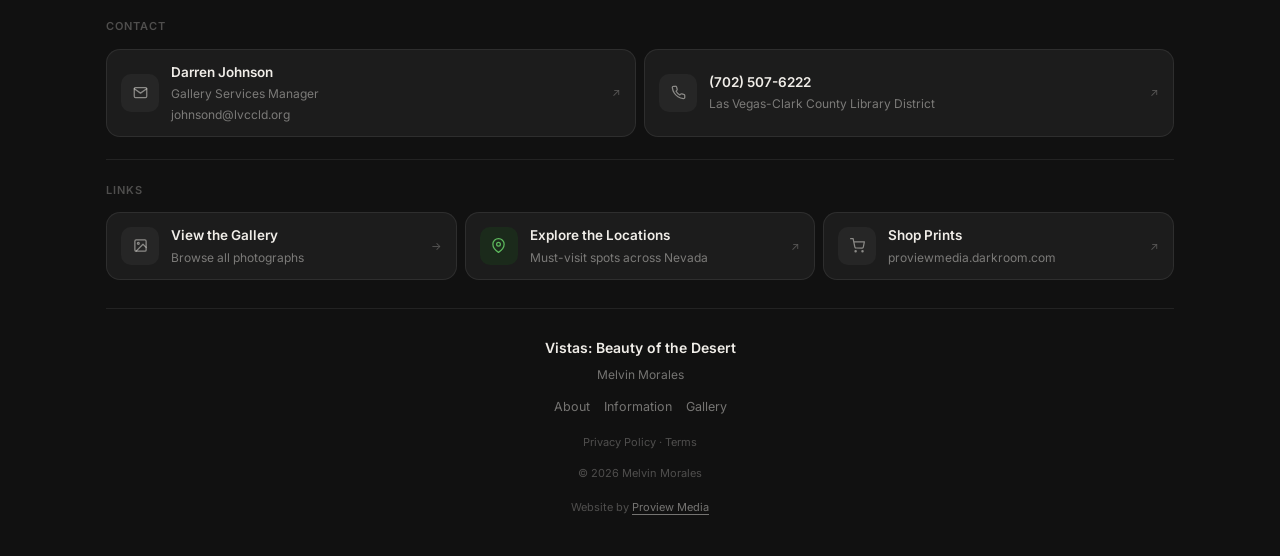
<file: exhibit.html>
<!DOCTYPE html>
<html lang="en">
<head>
<meta charset="UTF-8"/>
<meta name="viewport" content="width=device-width, initial-scale=1.0"/>
<!-- Google tag (gtag.js) -->
<script async src="https://www.googletagmanager.com/gtag/js?id=G-70ZT6L5CVP"></script>
<script>
  window.dataLayer = window.dataLayer || [];
  function gtag(){dataLayer.push(arguments);}
  gtag('js', new Date());
  gtag('config', 'G-70ZT6L5CVP');
</script>
<title>Vistas: Beauty of the Desert — Nevada Landscape Photography Exhibit | Las Vegas 2026</title>
<meta name="description" content="Vistas: Beauty of the Desert — a collection of landscape photographs captured across Nevada by Melvin Morales. Renewed for a second run at the Clark County Library, Las Vegas. September 22 to December 6, 2026. Free admission. Celebrating America's 250th anniversary through the beauty of the American West."/>
<meta name="keywords" content="Nevada photography exhibit, Las Vegas art gallery, landscape photography Nevada, Vistas Beauty of the Desert, Clark County Library, desert art, Red Rock Canyon photography, Lake Tahoe photography, Nevada road trip destinations, explore Nevada outdoors, America 250, Semiquincentennial art, July 4th 2026 events, free Las Vegas events, Melvin Morales photographer, Clark County Library District, Nevada nature, American West landscapes, drone photography exhibit"/>
<meta name="author" content="Melvin Morales"/>
<meta name="robots" content="index, follow"/>
<meta property="og:title" content="Vistas: Beauty of the Desert — Nevada Landscape Photography Exhibit"/>
<meta property="og:description" content="Explore Nevada's breathtaking landscapes. Now renewed, free at the Clark County Library, Las Vegas. Sep 22 to Dec 6, 2026. Celebrating America's 250th."/>
<meta property="og:url" content="https://vistasexhibit.com/exhibit.html"/>
<link rel="canonical" href="https://vistasexhibit.com/exhibit.html"/>
<meta property="og:type" content="website"/>
<meta property="og:image" content="https://vistasexhibit.com/assets/sample-redrocks.jpg"/>
<meta property="og:image:width" content="1200"/>
<meta property="og:image:height" content="630"/>
<meta name="twitter:card" content="summary_large_image"/>
<meta name="twitter:title" content="Vistas: Beauty of the Desert — Nevada Landscape Photography Exhibit"/>
<meta name="twitter:description" content="Explore Nevada's breathtaking landscapes. Now renewed, free at the Clark County Library, Las Vegas. Sep 22 to Dec 6, 2026."/>
<meta name="twitter:image" content="https://vistasexhibit.com/assets/sample-redrocks.jpg"/>
<link rel="icon" type="image/svg+xml" href="assets/favicon.svg"/>
<link rel="icon" type="image/png" sizes="32x32" href="assets/favicon-32.png"/>
<link rel="icon" type="image/png" sizes="192x192" href="assets/favicon-192.png"/>
<link rel="apple-touch-icon" sizes="180x180" href="assets/apple-touch-icon.png"/>
<link rel="shortcut icon" href="/favicon.ico"/>
<link rel="preconnect" href="https://fonts.googleapis.com"/>
<link rel="preconnect" href="https://fonts.gstatic.com" crossorigin/>
<link href="https://fonts.googleapis.com/css2?family=Inter:wght@400;500;600&display=swap" rel="stylesheet"/>
<link rel="stylesheet" href="styles.css"/>
<script defer src="protect.js"></script>
</head>
<body>
<div class="pg">

  <div class="hero">
    <a class="brand" href="index.html">
      <span class="brand-vistas">VISTAS</span>
    </a>
    <h1>Beauty of the Desert</h1>
    <p class="role">A Landscape Photography Exhibit by Melvin Morales</p>
  </div>

  <nav class="nav">
    <a href="index.html">Home</a>
    <a href="gallery.html">Gallery</a>
    <a href="shop.html">Shop</a>
    <a href="exhibit.html" class="on">Information</a>
    <a href="about.html">About Me</a>
  </nav>

  <!-- ABOUT THE EXHIBIT -->
  <div class="prose">
    <h2>Information About the Exhibit</h2>
    <p><strong>Vistas has been renewed.</strong> After its first showing at the West Charleston Library this summer, the exhibit returns for a second run at the Clark County Library Gallery, September 22 to December 6, 2026.</p>
    <p>A collection of landscape photographs captured across Nevada, highlighting the scale, diversity, and richness of the natural environment. The state reveals a landscape far more varied and colorful than commonly imagined.</p>
    <p>The photographs emphasize presence within the landscape. Each image captures a moment shaped by stillness and observation, allowing space for reflection and an awareness of detail and scale. In this terrain, change happens gradually and the land bears marks of its history. The experience of being there becomes as important as the place itself.</p>
    <p>Presented as large format photographs with a minimalist aesthetic, the exhibition creates space for viewers to pause and consider their relationship with the land. The work encourages an appreciation for the enduring nature of Nevada's landscapes, where it reveals itself to you and invites you to explore more.</p>
  </div>

  <hr class="div"/>

  <!-- MEDIUM -->
  <p class="lbl">Medium & Process</p>
  <div class="ic" style="cursor:default">
    <div class="ci">
      <p class="cs">Landscape photography captured using digital cameras and drones</p>
      <p class="cs" style="margin-top:4px">Printed on high quality glossy photographic paper</p>
      <p class="cs" style="margin-top:4px">Large format, minimalist presentation</p>
    </div>
  </div>

  <hr class="div"/>

  <div class="exhibit-venue-reception">
  <!-- VENUE -->
  <div>
  <p class="lbl">Venue & Hours</p>
  <a class="ic" href="https://www.google.com/maps/search/?api=1&query=1401+E+Flamingo+Rd+Las+Vegas+NV+89119" target="_blank">
    <div class="ci">
      <p class="ct">Clark County Library Gallery</p>
      <p class="cs" style="margin-top:6px">1401 E. Flamingo Rd.<br/>Las Vegas, NV 89119</p>
      <p class="cs" style="margin-top:10px"><strong style="color:var(--txt)">Dates:</strong> September 22 to December 6, 2026</p>
      <p class="cs" style="margin-top:4px"><strong style="color:var(--txt)">Admission:</strong> Free, open during regular library hours</p>
      <span class="tag" style="margin-top:12px">Get Directions</span>
    </div>
  </a>
  </div>

  <!-- FIRST SHOWING -->
  <div>
  <p class="lbl">First Showing</p>
  <div class="ic" style="cursor:default">
    <div class="ci">
      <p class="ct">West Charleston Library Art Gallery</p>
      <p class="cs" style="margin-top:6px">June 16 to September 1, 2026</p>
      <p class="cs" style="margin-top:10px">Vistas first opened at West Charleston Library and was renewed for a second run at the Clark County Library.</p>
    </div>
  </div>
  </div>
  </div>

  <hr class="div"/>

  <!-- AMERICA 250 -->
  <p class="lbl">America 250</p>
  <div class="ic" style="cursor:default">
    <div class="ci" style="padding:20px 16px 24px;text-align:center">
      <div style="background:#fff;border-radius:12px;padding:16px;display:inline-block;margin-bottom:16px">
        <img src="assets/america-250.png" alt="America 250" style="height:80px;width:auto;display:block"/>
      </div>
      <p class="ct">Celebrating America's 250th Anniversary</p>
      <p class="cs" style="margin-top:10px;line-height:1.7;text-align:left">In 2026, the United States celebrates its Semiquincentennial — the 250th anniversary of the signing of the Declaration of Independence. This historic milestone marks a moment of national reflection, unity, and appreciation for the land we call home.</p>
      <p class="cs" style="margin-top:10px;line-height:1.7;text-align:left">It is an honor to have <em>Vistas: Beauty of the Desert</em> coincide with this celebration. The exhibit first opened on June 16, 2026, spanning July 4th, the heart of the anniversary, and returns at the Clark County Library from September 22 to December 6, 2026. Through these landscape photographs of Nevada, I hope to contribute to a deeper appreciation of the natural beauty that defines the American West.</p>
      <p class="cs" style="margin-top:10px;line-height:1.7;text-align:left">Nevada's open terrain, vast deserts, and rugged mountains are part of the story of this nation. As we mark 250 years, these landscapes remind us of what has always been here — enduring, quiet, and waiting to be explored.</p>
    </div>
  </div>

  <a class="rc" href="https://america250.org" target="_blank">
    <div class="ico" style="background:#fff;padding:4px">
      <img src="assets/america-250.png" alt="America 250" style="width:100%;height:100%;object-fit:contain"/>
    </div>
    <div class="rt"><strong>America250.org</strong><span>Learn more about the Semiquincentennial</span></div>
    <span class="arr">↗</span>
  </a>

  <hr class="div"/>

  <!-- CONTACT -->
  <p class="lbl">Contact</p>
  <div class="exhibit-contact">
  <a class="rc" href="mailto:johnsond@lvccld.org">
    <div class="ico">
      <svg width="15" height="15" viewBox="0 0 24 24" fill="none" stroke="rgba(240,237,232,.5)" stroke-width="2" stroke-linecap="round" stroke-linejoin="round"><path d="M4 4h16c1.1 0 2 .9 2 2v12c0 1.1-.9 2-2 2H4c-1.1 0-2-.9-2-2V6c0-1.1.9-2 2-2z"/><polyline points="22,6 12,13 2,6"/></svg>
    </div>
    <div class="rt"><strong>Darren Johnson</strong><span>Gallery Services Manager<br/>johnsond@lvccld.org</span></div>
    <span class="arr">↗</span>
  </a>

  <a class="rc" href="tel:7025076222">
    <div class="ico">
      <svg width="15" height="15" viewBox="0 0 24 24" fill="none" stroke="rgba(240,237,232,.5)" stroke-width="2" stroke-linecap="round" stroke-linejoin="round"><path d="M22 16.92v3a2 2 0 0 1-2.18 2 19.79 19.79 0 0 1-8.63-3.07 19.5 19.5 0 0 1-6-6A19.79 19.79 0 0 1 2.12 4.18 2 2 0 0 1 4.11 2h3a2 2 0 0 1 2 1.72 12.84 12.84 0 0 0 .7 2.81 2 2 0 0 1-.45 2.11L8.09 9.91a16 16 0 0 0 6 6l1.27-1.27a2 2 0 0 1 2.11-.45 12.84 12.84 0 0 0 2.81.7A2 2 0 0 1 22 16.92z"/></svg>
    </div>
    <div class="rt"><strong>(702) 507-6222</strong><span>Las Vegas-Clark County Library District</span></div>
    <span class="arr">↗</span>
  </a>
  </div>

  <hr class="div"/>

  <!-- LINKS -->
  <p class="lbl">Links</p>
  <div class="exhibit-links">
  <a class="rc" href="gallery.html">
    <div class="ico">
      <svg width="15" height="15" viewBox="0 0 24 24" fill="none" stroke="rgba(240,237,232,.5)" stroke-width="2" stroke-linecap="round" stroke-linejoin="round"><rect x="3" y="3" width="18" height="18" rx="2"/><circle cx="8.5" cy="8.5" r="1.5"/><polyline points="21 15 16 10 5 21"/></svg>
    </div>
    <div class="rt"><strong>View the Gallery</strong><span>Browse all photographs</span></div>
    <span class="arr">→</span>
  </a>

  <a class="rc" href="https://maps.app.goo.gl/uwJ69V7L7pWBxLFS9" target="_blank">
    <div class="ico" style="background:#1b2a1b">
      <svg width="15" height="15" viewBox="0 0 24 24" fill="none" stroke="rgba(100,200,100,.9)" stroke-width="2" stroke-linecap="round" stroke-linejoin="round"><path d="M21 10c0 7-9 13-9 13s-9-6-9-13a9 9 0 0 1 18 0z"/><circle cx="12" cy="10" r="3"/></svg>
    </div>
    <div class="rt"><strong>Explore the Locations</strong><span>Must-visit spots across Nevada</span></div>
    <span class="arr">↗</span>
  </a>

  <a class="rc" href="https://proviewmedia.darkroom.com" target="_blank">
    <div class="ico">
      <svg width="15" height="15" viewBox="0 0 24 24" fill="none" stroke="rgba(240,237,232,.5)" stroke-width="2" stroke-linecap="round" stroke-linejoin="round"><circle cx="9" cy="21" r="1"/><circle cx="20" cy="21" r="1"/><path d="M1 1h4l2.68 13.39a2 2 0 0 0 2 1.61h9.72a2 2 0 0 0 2-1.61L23 6H6"/></svg>
    </div>
    <div class="rt"><strong>Shop Prints</strong><span>proviewmedia.darkroom.com</span></div>
    <span class="arr">↗</span>
  </a>
  </div>

  <footer>
    <a href="index.html" class="faw">
      <p class="fn">Vistas: Beauty of the Desert</p><p class="fs">Melvin Morales</p>
    </a>
    <nav class="fl">
      <a href="about.html">About</a>
      <a href="exhibit.html">Information</a>
      <a href="gallery.html">Gallery</a>
    </nav>
    <p class="fc" style="margin-top:4px"><a href="privacy.html" style="color:var(--muted)">Privacy Policy</a> · <a href="terms.html" style="color:var(--muted)">Terms</a></p>
    <p class="fc">© 2026 Melvin Morales</p>
    <p class="fc" style="margin-top:4px">Website by <a href="https://www.proviewmediaco.com" target="_blank" style="color:var(--sub);text-decoration:underline;text-underline-offset:3px">Proview Media</a></p>
  </footer>

</div>
</body>
</html>
</file>
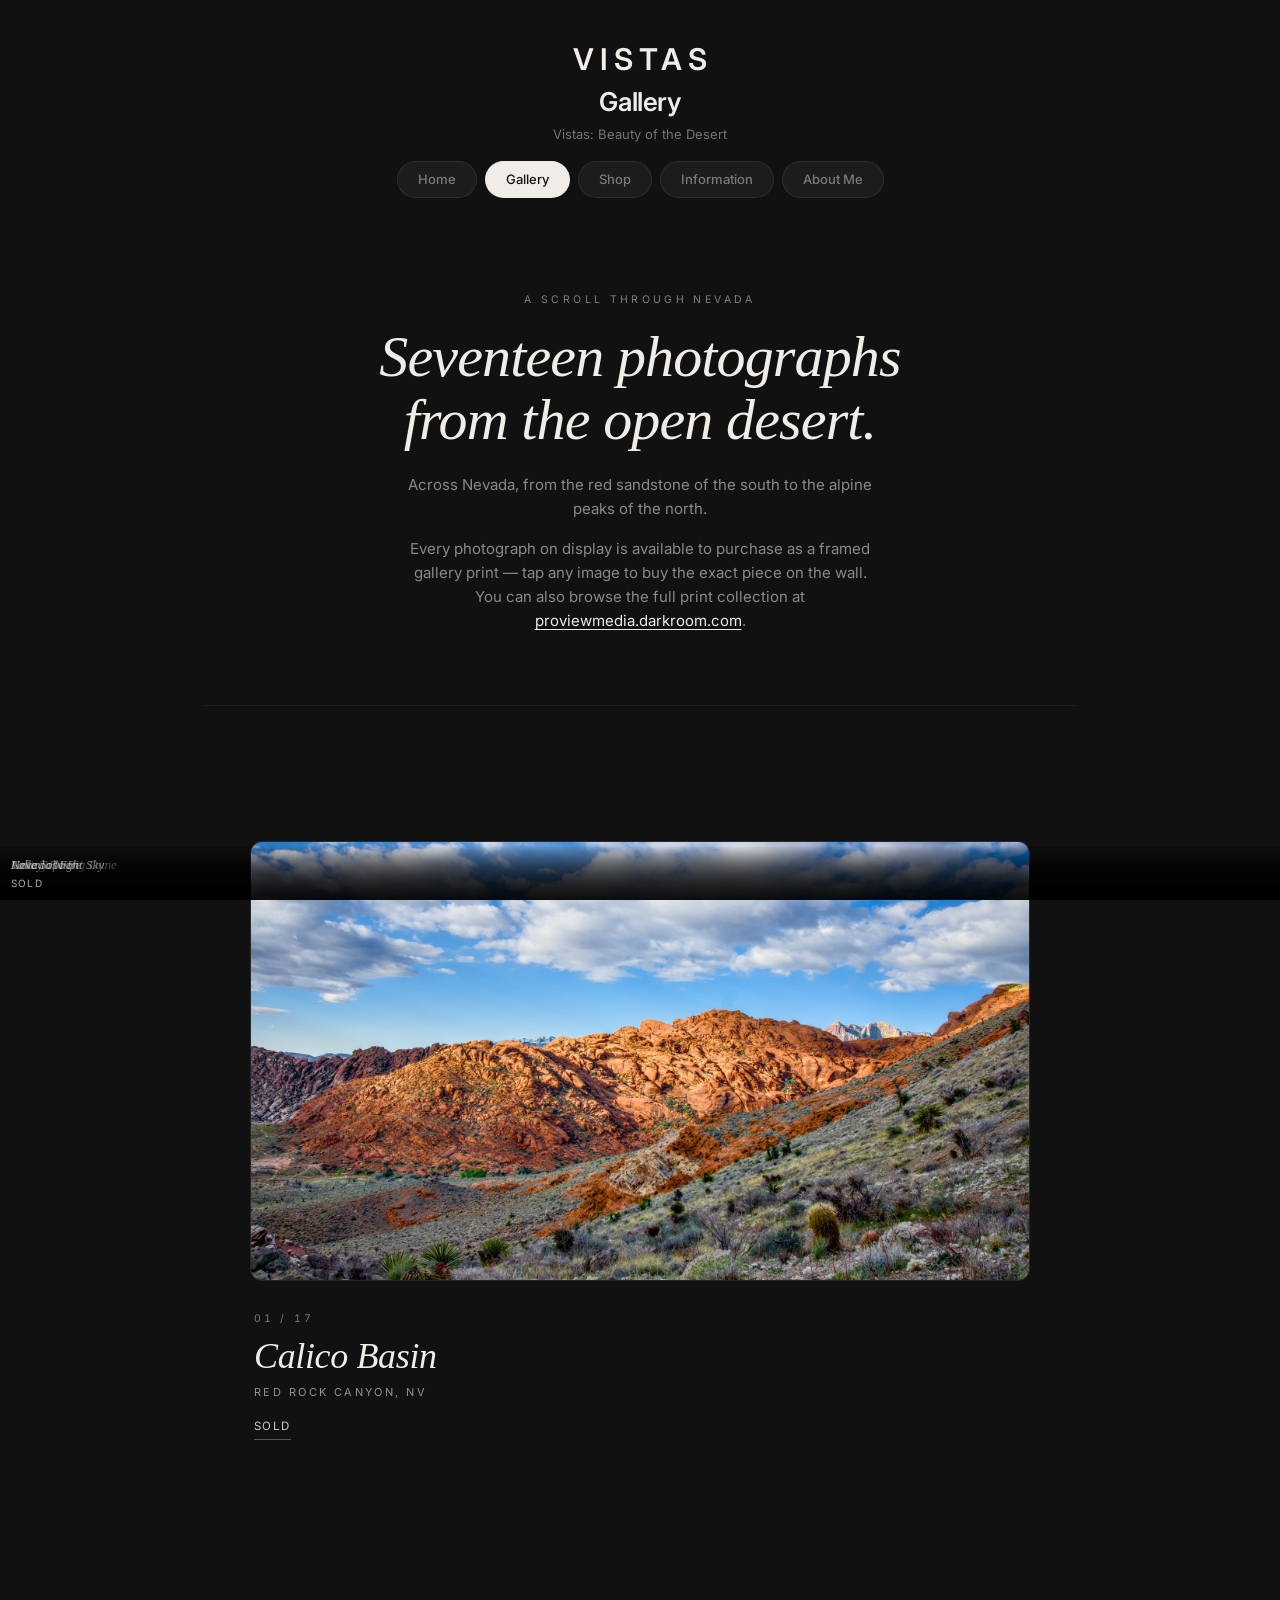
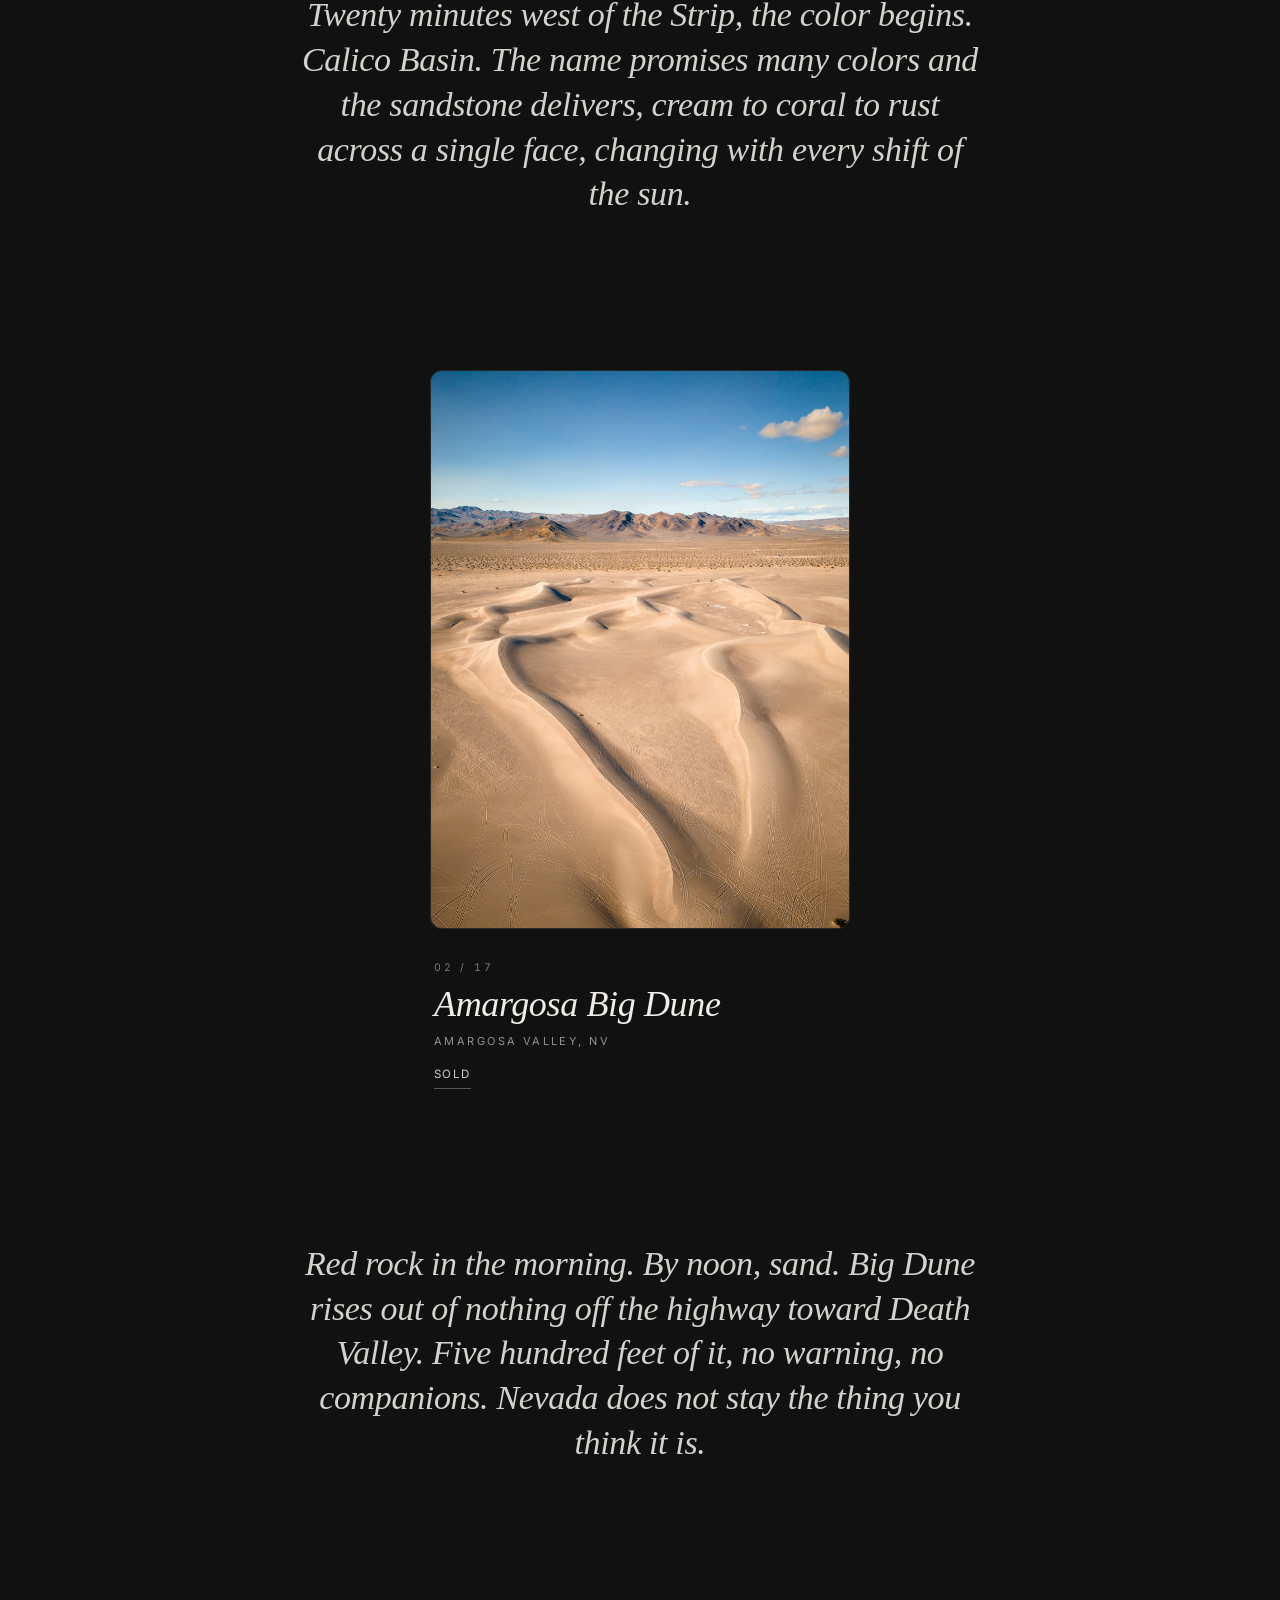
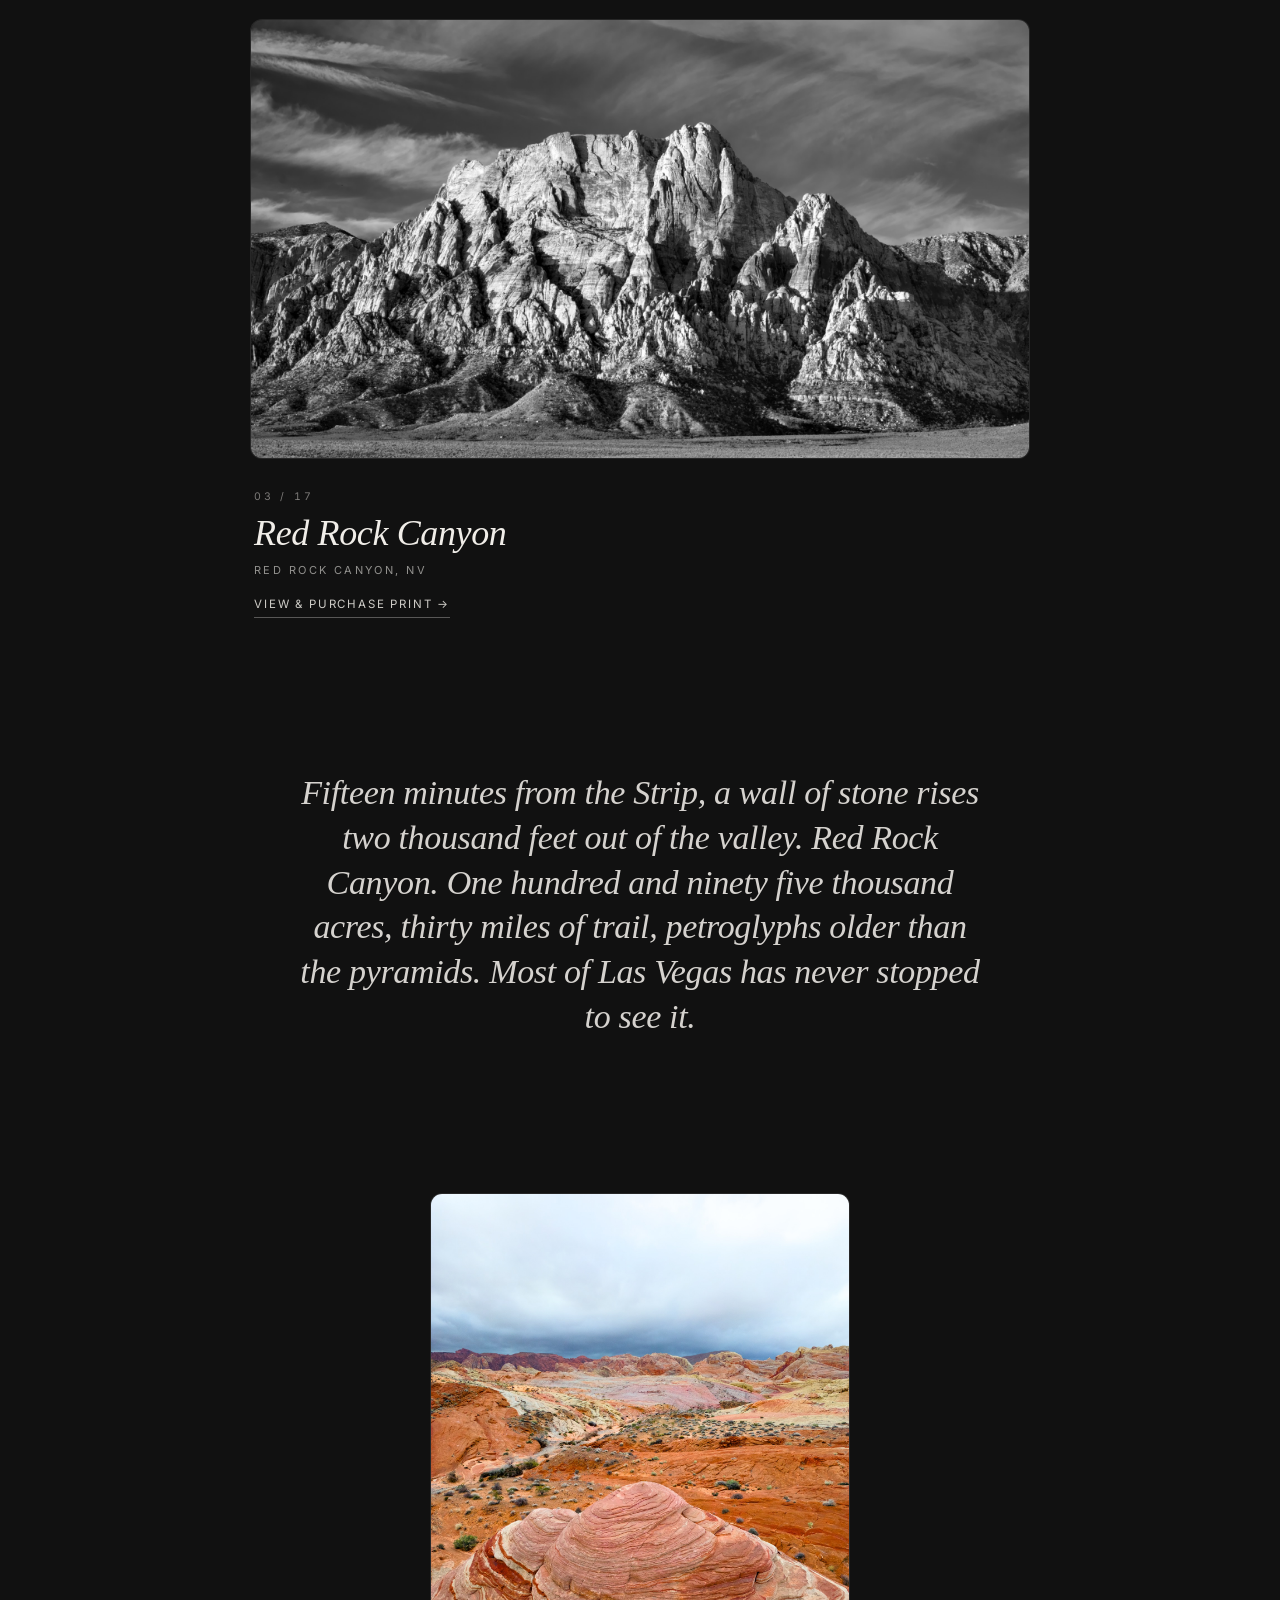
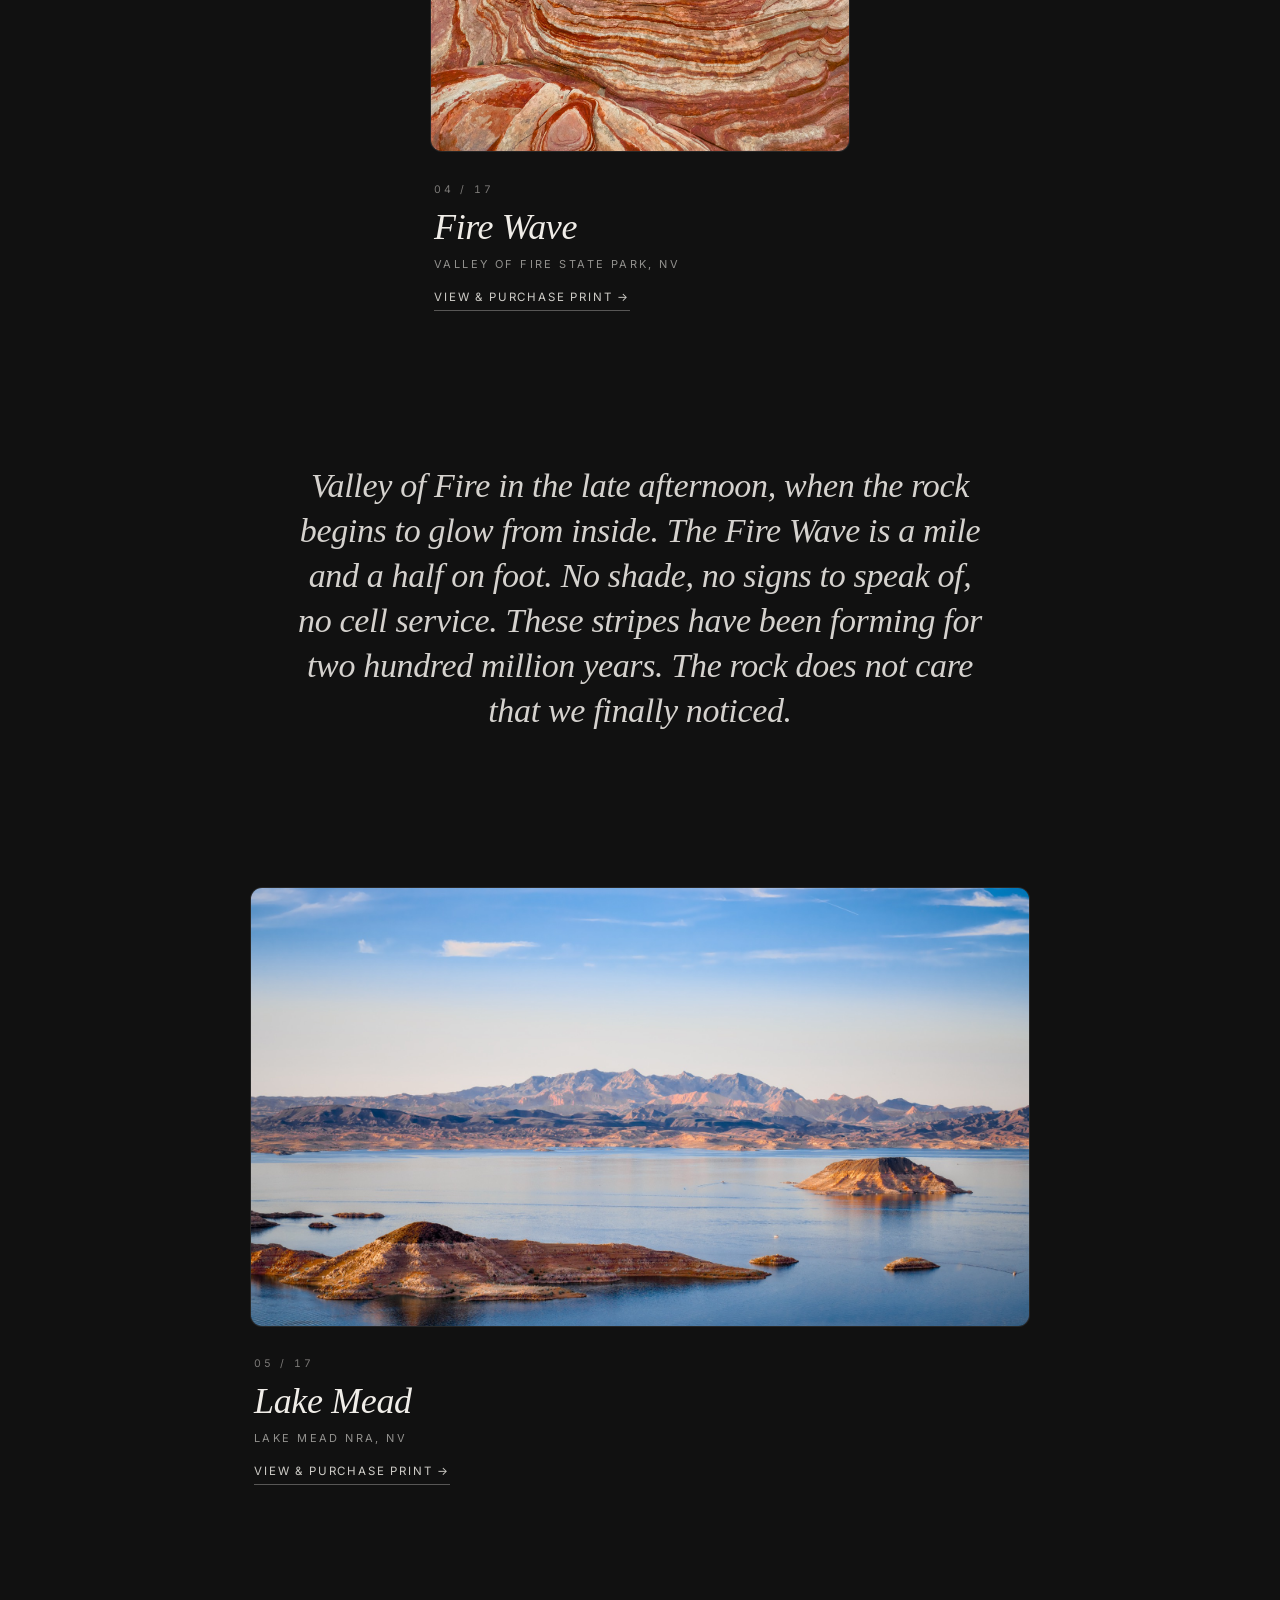
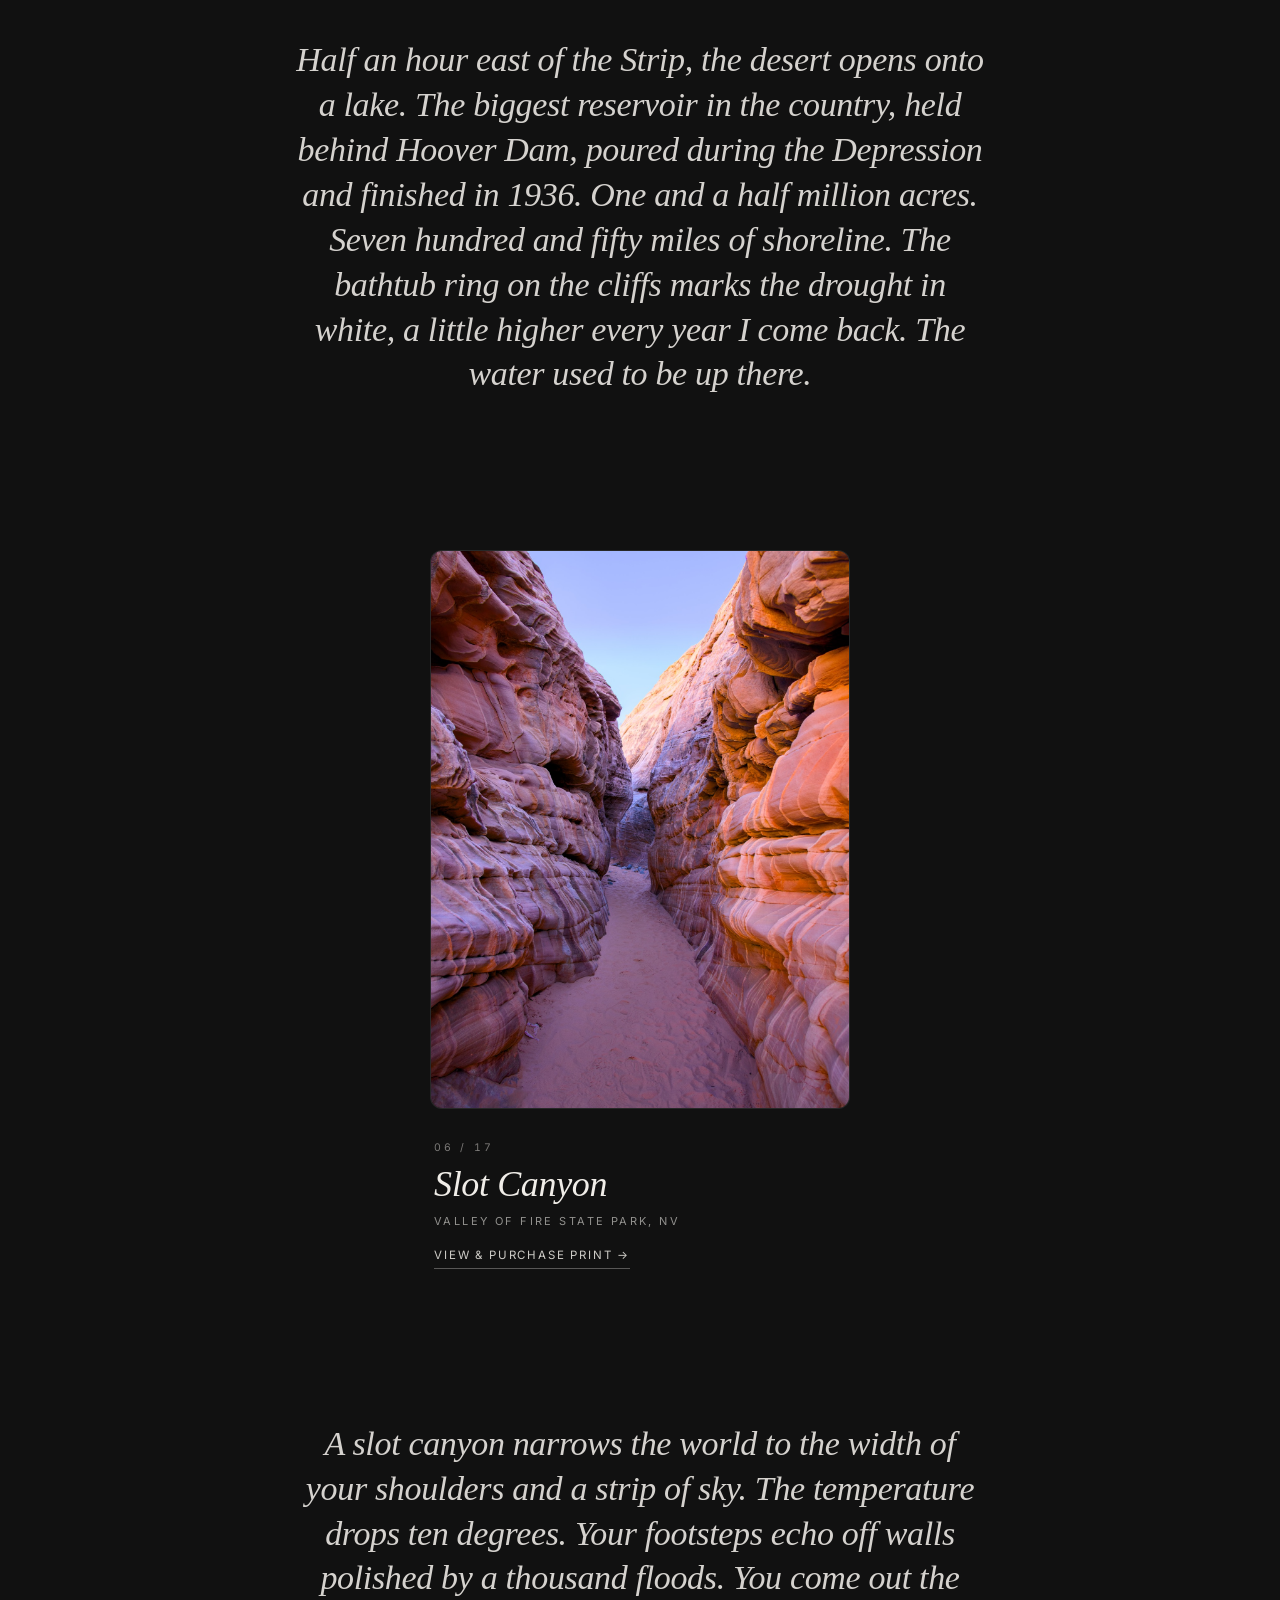
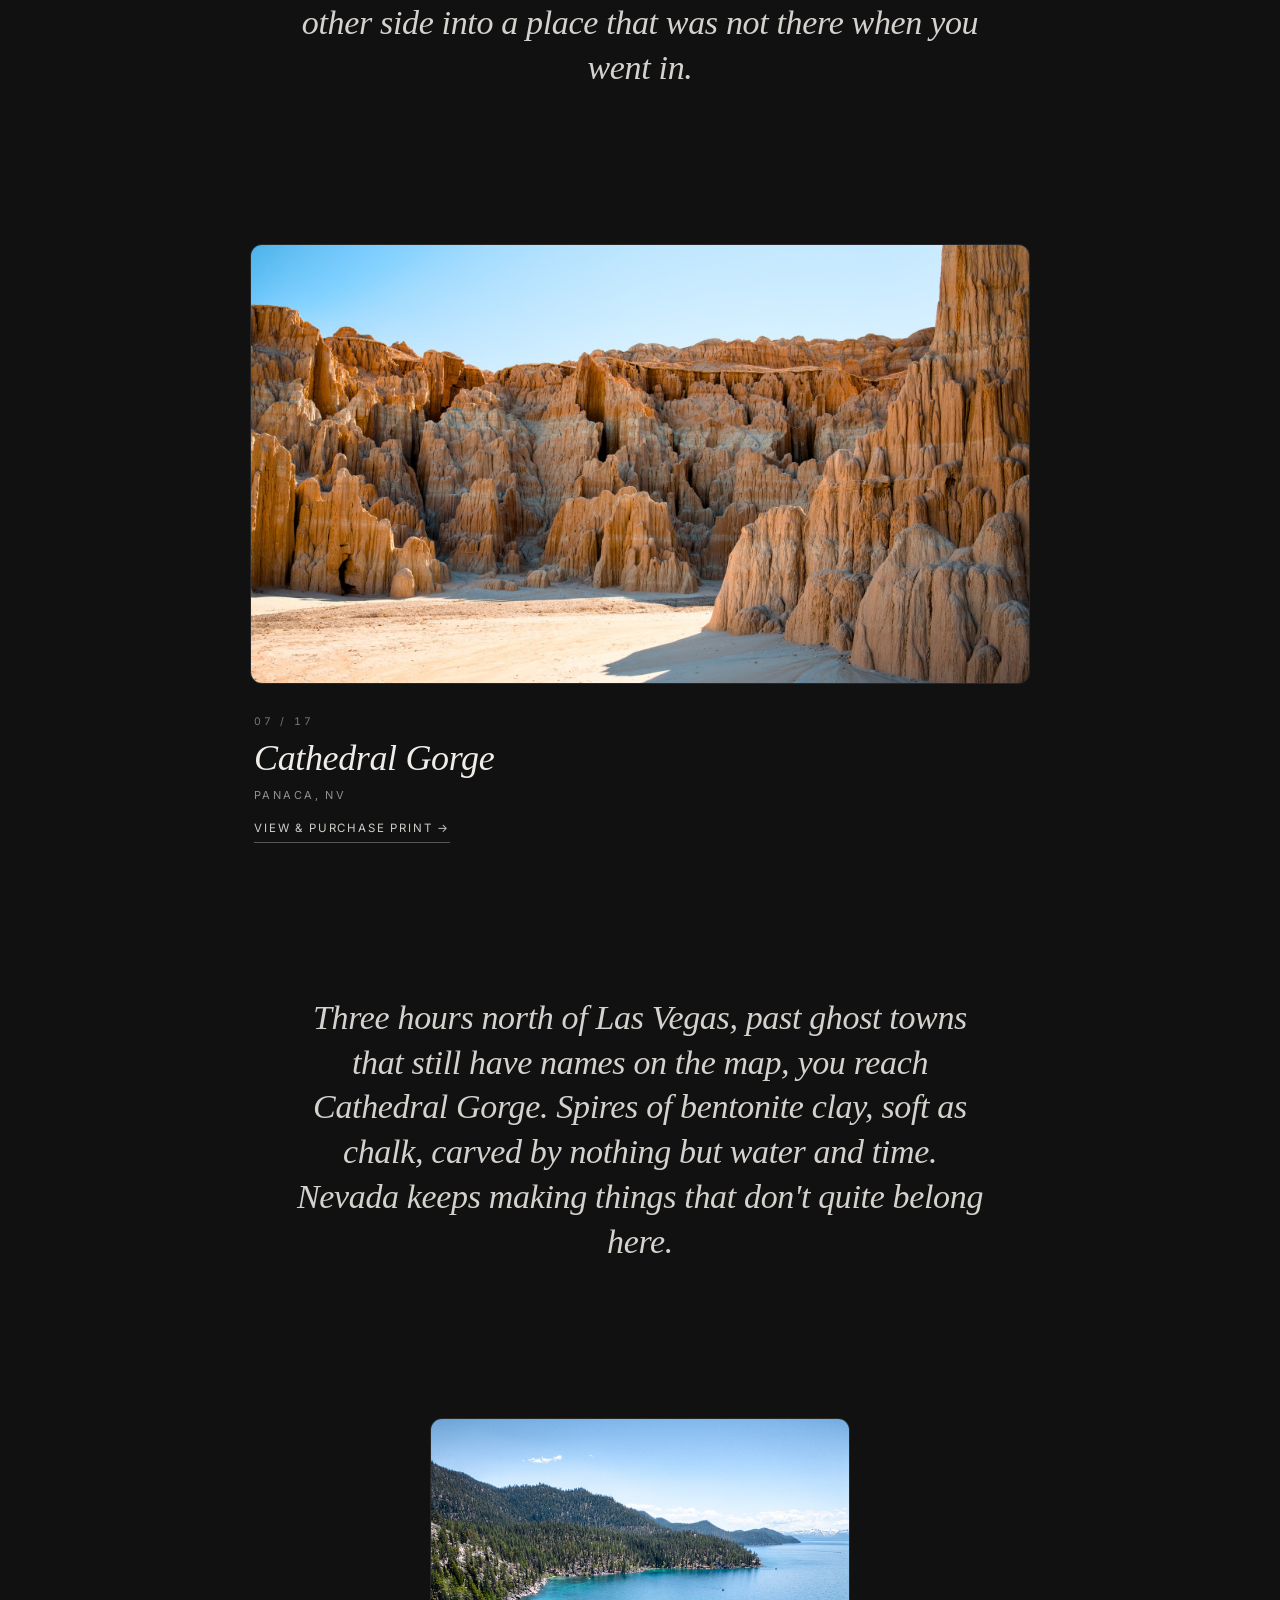
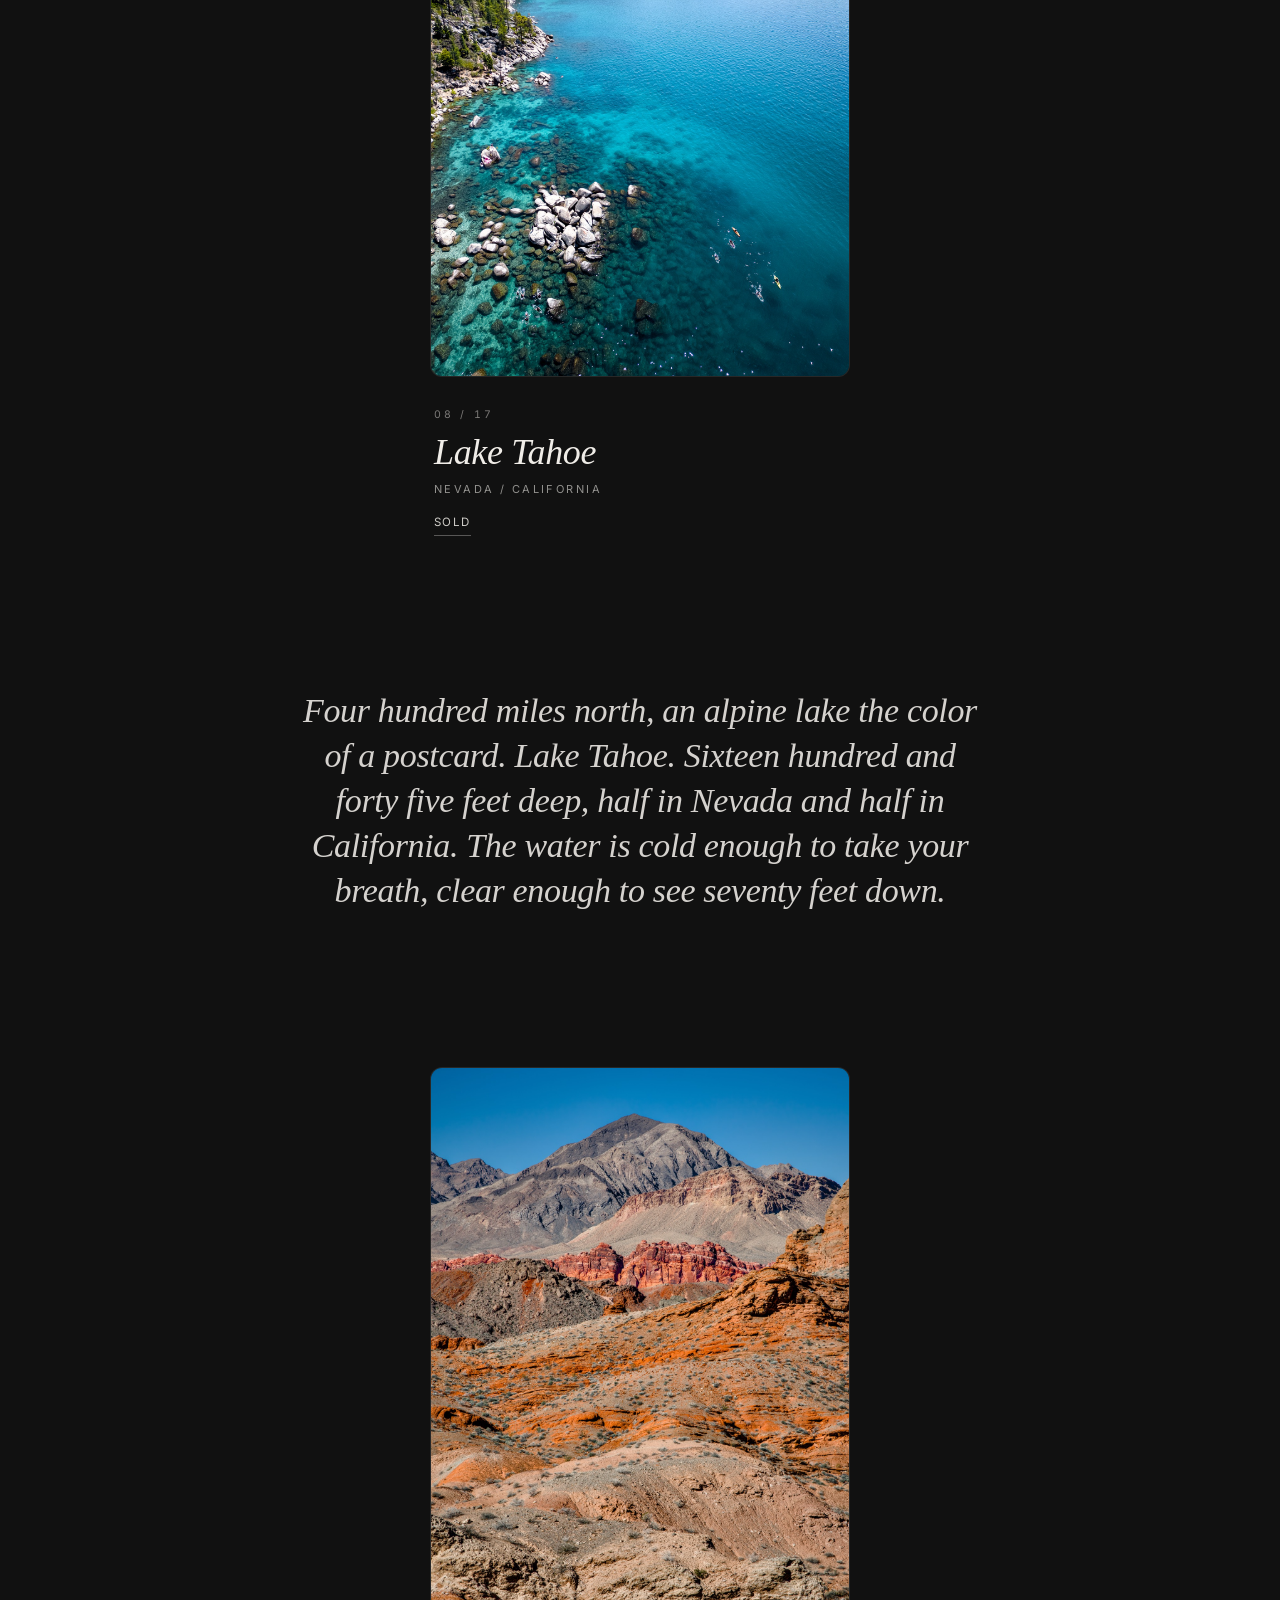
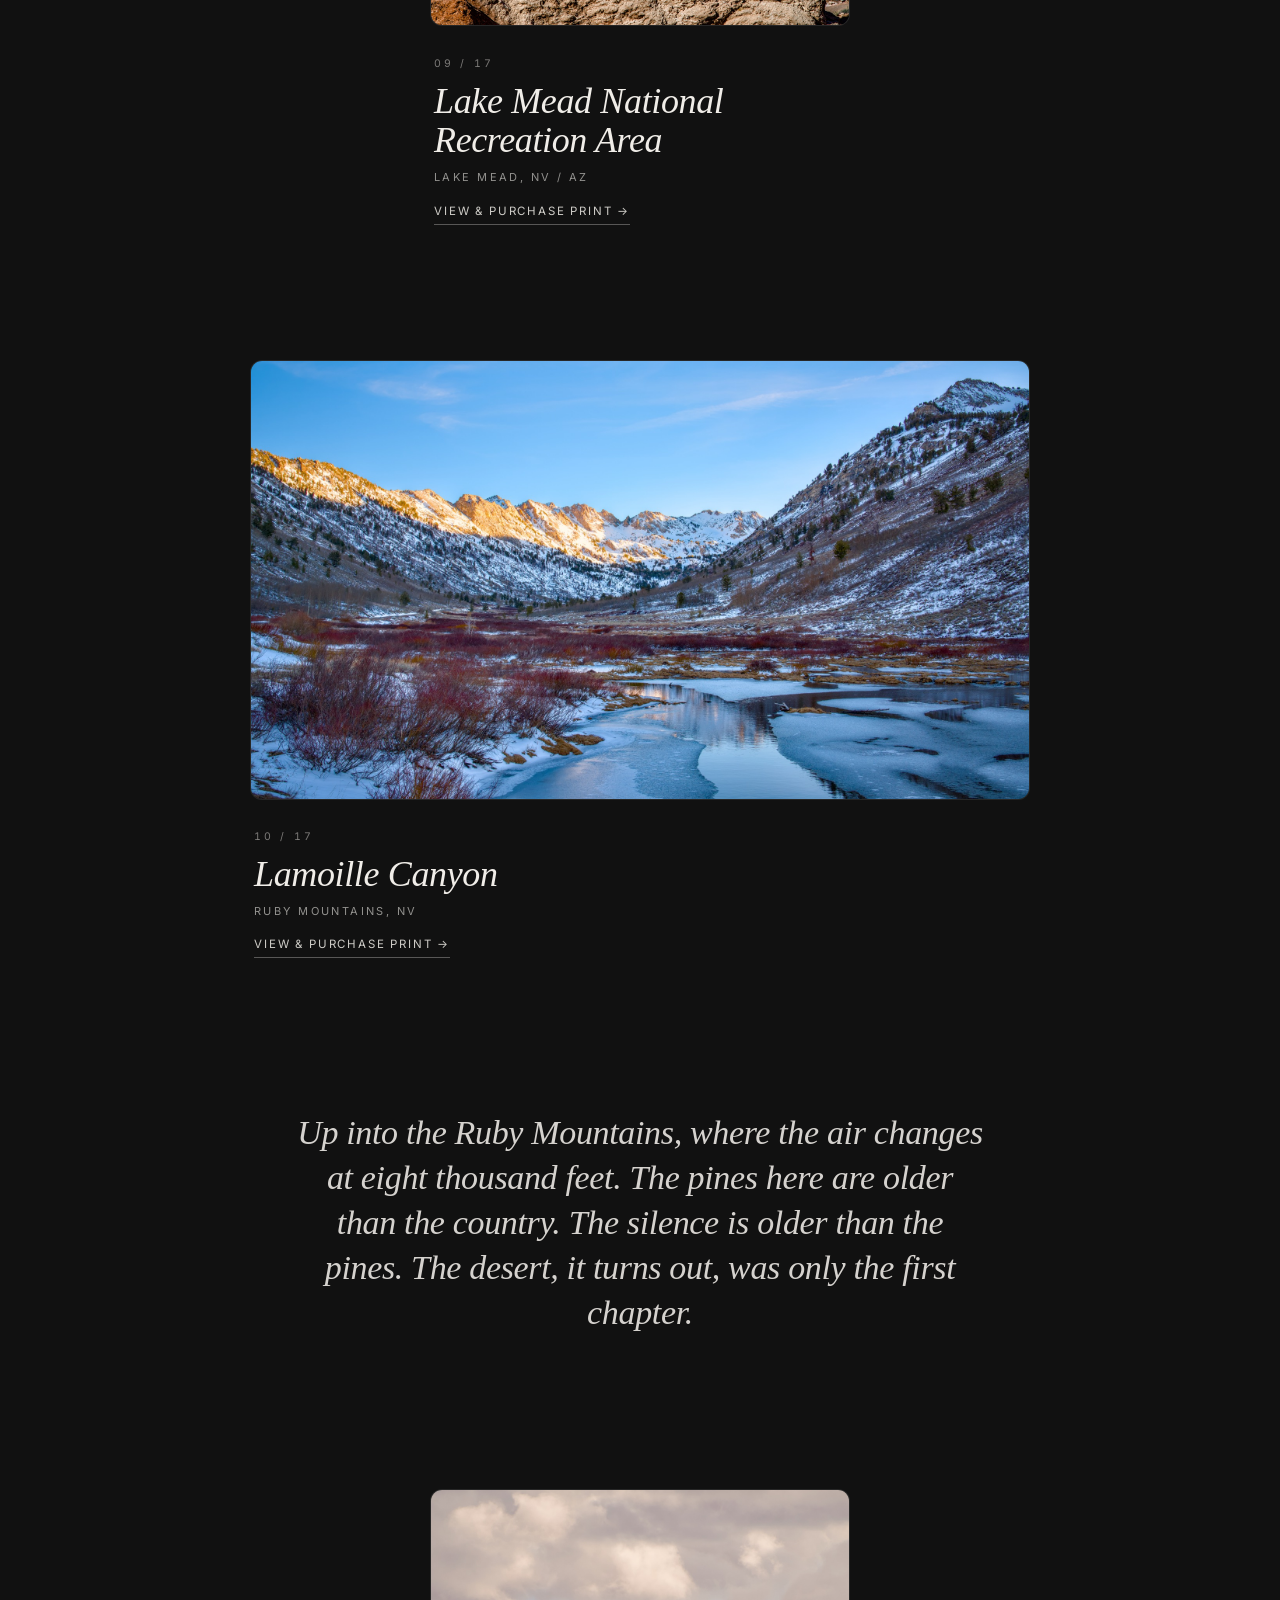
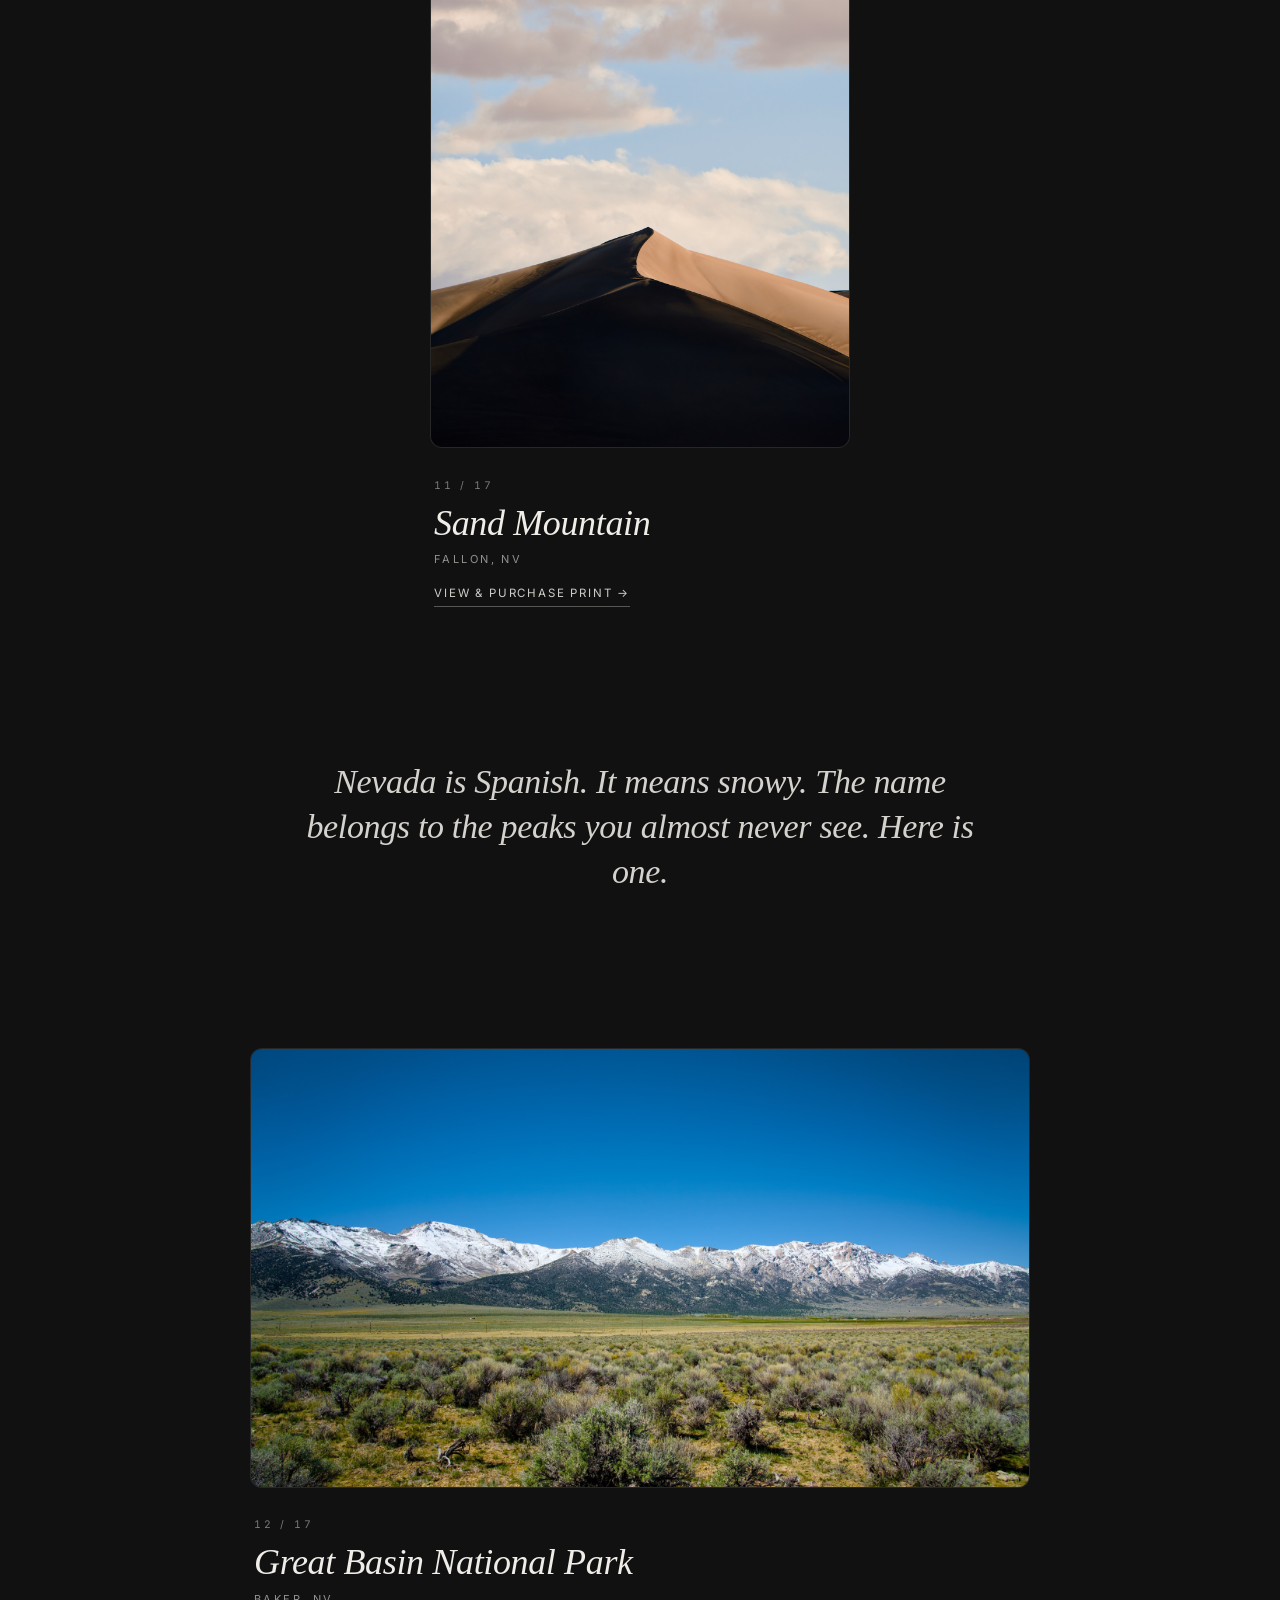
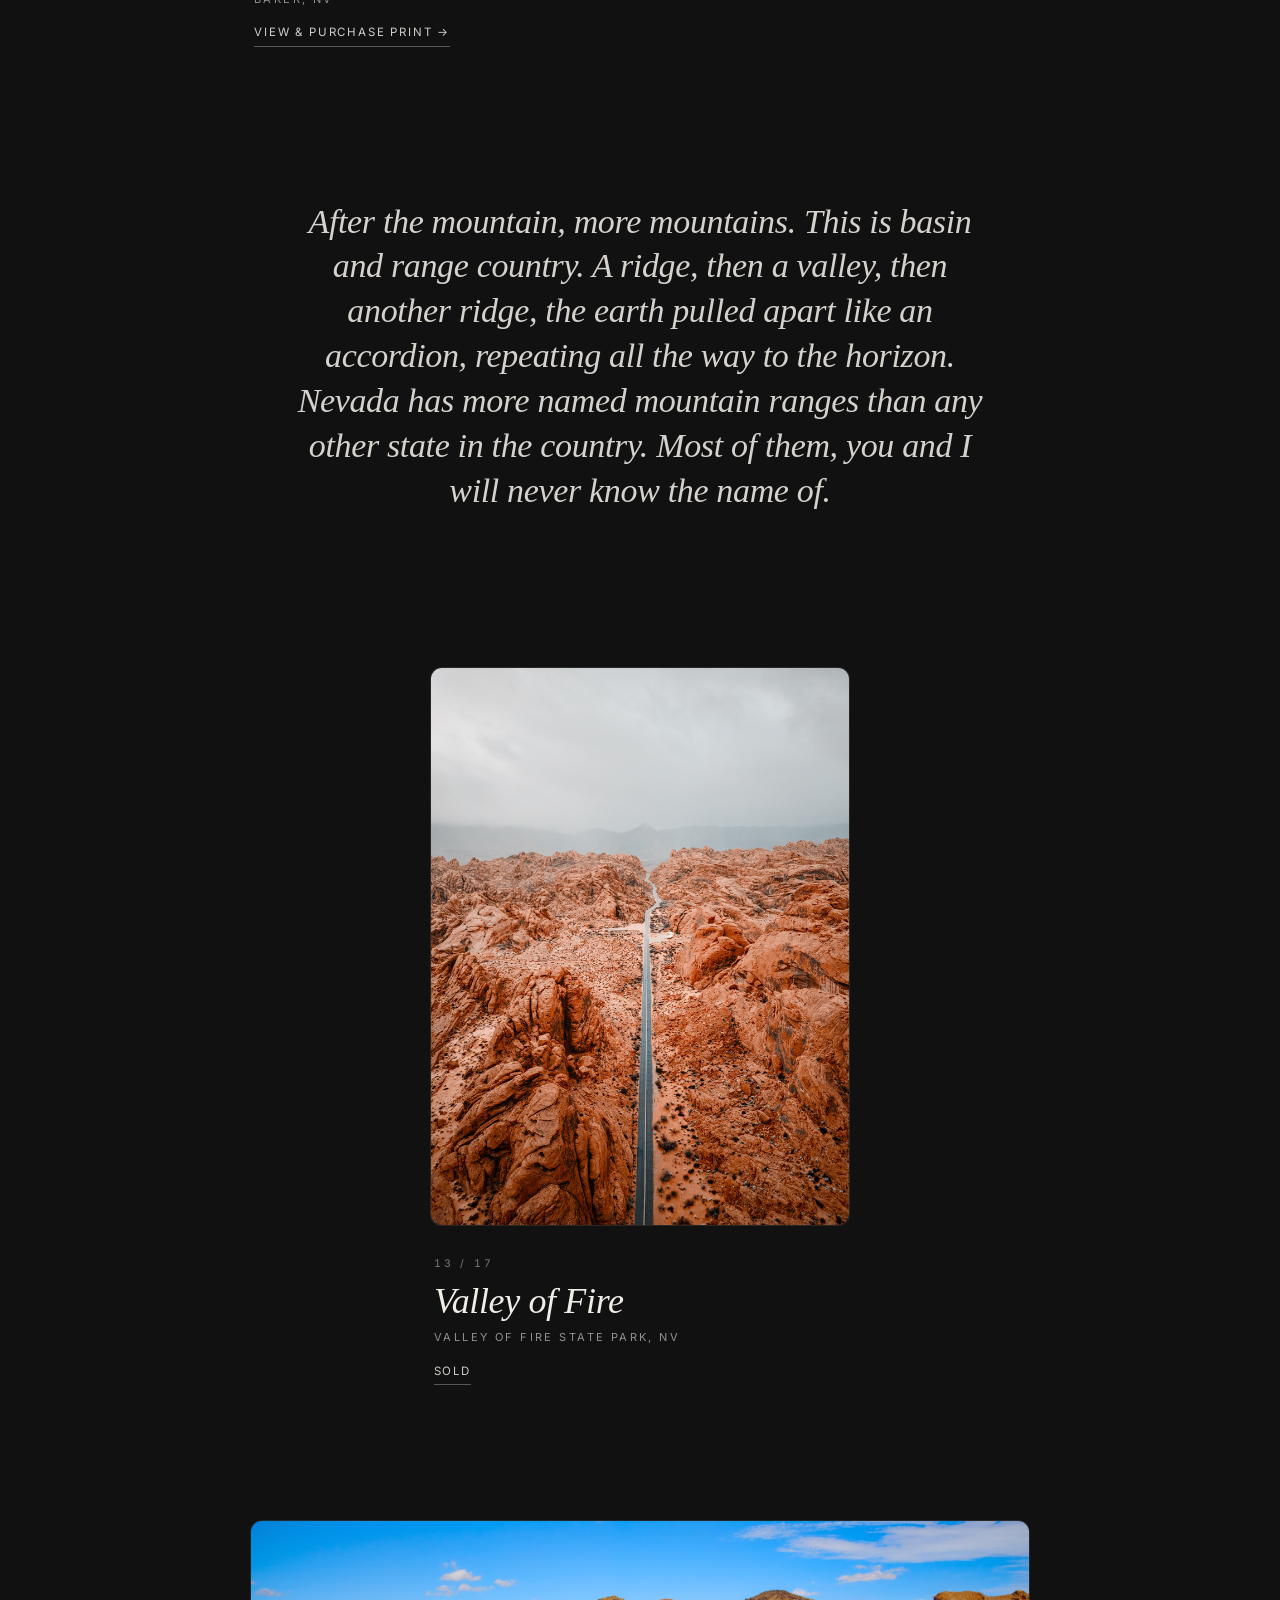
<file: gallery.html>
<!DOCTYPE html>
<html lang="en">
<head>
<meta charset="UTF-8"/>
<meta name="viewport" content="width=device-width, initial-scale=1.0"/>
<!-- Google tag (gtag.js) -->
<script async src="https://www.googletagmanager.com/gtag/js?id=G-70ZT6L5CVP"></script>
<script>
  window.dataLayer = window.dataLayer || [];
  function gtag(){dataLayer.push(arguments);}
  gtag('js', new Date());
  gtag('config', 'G-70ZT6L5CVP');
</script>
<title>Gallery — Vistas: Beauty of the Desert | Nevada Landscape Photography by Melvin Morales</title>
<meta name="description" content="A scroll through Nevada. Seventeen photographs from the Vistas: Beauty of the Desert exhibit by Melvin Morales — Red Rock, Valley of Fire, Lake Tahoe, Great Basin, and more. High quality prints available."/>
<meta name="keywords" content="Nevada landscape gallery, desert photography gallery, Red Rock Canyon photos, Lake Tahoe photography, Valley of Fire Nevada, Great Basin Nevada, Nevada nature photos, landscape prints, buy Nevada photography prints, Melvin Morales gallery, Vistas Beauty of the Desert gallery"/>
<meta name="author" content="Melvin Morales"/>
<meta name="robots" content="index, follow"/>
<meta property="og:title" content="Gallery — Vistas: Beauty of the Desert"/>
<meta property="og:description" content="A scroll through Nevada — 17 photographs from the Vistas exhibit."/>
<meta property="og:url" content="https://vistasexhibit.com/gallery.html"/>
<link rel="canonical" href="https://vistasexhibit.com/gallery.html"/>
<meta property="og:type" content="website"/>
<meta property="og:image" content="https://vistasexhibit.com/assets/sample-redrocks.jpg"/>
<meta property="og:image:width" content="1200"/>
<meta property="og:image:height" content="630"/>
<meta name="twitter:card" content="summary_large_image"/>
<meta name="twitter:title" content="Gallery — Vistas: Beauty of the Desert"/>
<meta name="twitter:description" content="A scroll through Nevada — 17 photographs from the Vistas exhibit."/>
<meta name="twitter:image" content="https://vistasexhibit.com/assets/sample-redrocks.jpg"/>
<link rel="icon" type="image/svg+xml" href="assets/favicon.svg"/>
<link rel="icon" type="image/png" sizes="32x32" href="assets/favicon-32.png"/>
<link rel="icon" type="image/png" sizes="192x192" href="assets/favicon-192.png"/>
<link rel="apple-touch-icon" sizes="180x180" href="assets/apple-touch-icon.png"/>
<link rel="shortcut icon" href="/favicon.ico"/>
<link rel="preconnect" href="https://fonts.googleapis.com"/>
<link rel="preconnect" href="https://fonts.gstatic.com" crossorigin/>
<link href="https://fonts.googleapis.com/css2?family=Inter:wght@400;500;600&display=swap" rel="stylesheet"/>
<link rel="stylesheet" href="styles.css"/>
<style>
/* ═══════════════════════════════════════════════════════════
   EDITORIAL GALLERY — scoped to .ed, contained cards, varied layouts
   ═══════════════════════════════════════════════════════════ */
.ed{
  width:100%;
  max-width:920px;
  margin:0 auto;
  padding:8px clamp(16px,3vw,24px) 80px;
  font-family:'Times New Roman',Times,serif;
  color:#f0ede8;
}

/* Editorial intro (inline, not 100vh) */
.ed-intro{
  text-align:center;
  padding:clamp(28px,6vh,72px) 0 clamp(44px,8vh,96px);
  border-bottom:1px solid rgba(255,255,255,0.06);
  margin-bottom:clamp(40px,7vh,80px);
}
.ed-kicker{
  font-family:'Inter',-apple-system,sans-serif;
  font-size:10.5px;letter-spacing:.32em;text-transform:uppercase;
  color:rgba(240,237,232,.5);
  margin-bottom:18px;
}
.ed-title{
  font-size:clamp(32px,5.4vw,58px);
  font-weight:400;font-style:italic;
  letter-spacing:-0.015em;line-height:1.08;
  max-width:780px;margin:0 auto;
}
.ed-sub{
  font-family:'Inter',-apple-system,sans-serif;
  font-size:clamp(13px,1.25vw,15px);
  color:rgba(240,237,232,.55);
  max-width:480px;margin:22px auto 0;
  line-height:1.6;
}

/* Act divider — small, inline, elegant */
.ed-act{
  display:flex;align-items:center;gap:16px;
  margin:clamp(36px,6vh,72px) 0 clamp(22px,4vh,36px);
  padding:0 clamp(4px,.8vw,10px);
}
.ed-act-num{
  font-size:clamp(40px,5vw,60px);
  font-style:italic;
  color:rgba(240,237,232,.8);
  line-height:1;flex-shrink:0;
}
.ed-act-info{flex:1;min-width:0;border-top:1px solid rgba(240,237,232,.22);padding-top:14px}
.ed-act-title{
  font-family:'Inter',-apple-system,sans-serif;
  font-size:11px;letter-spacing:.32em;text-transform:uppercase;
  color:rgba(240,237,232,.78);
  margin-bottom:6px;
}
.ed-act-sub{
  font-size:clamp(15px,1.6vw,21px);
  font-style:italic;
  color:rgba(240,237,232,.68);
  line-height:1.35;
}

/* Layout rows — varied. Each row gets generous breathing room so every image has its moment. */
.ed-row{
  display:grid;gap:clamp(12px,1.5vw,20px);
  margin:clamp(60px,11vh,140px) 0;
  align-items:start;
}
.ed-row.cols-1{grid-template-columns:1fr;margin:clamp(80px,15vh,180px) 0}
.ed-row.cols-2{grid-template-columns:1fr 1fr}
.ed-row.cols-3{grid-template-columns:1fr 1fr 1fr}

/* Multi-column rows: force matching aspect within the row, by orientation */
.ed-row.cols-2.land .ph-img,
.ed-row.cols-3.land .ph-img{aspect-ratio:3/2;object-fit:cover;width:100%;height:auto}
.ed-row.cols-2.port .ph-img,
.ed-row.cols-3.port .ph-img{aspect-ratio:3/4;object-fit:cover;width:100%;height:auto}

/* Full-width solo: cinematic, restrained */
.ed-row.cols-1.land{max-width:780px;margin-left:auto;margin-right:auto}
.ed-row.cols-1.land .ph-img{aspect-ratio:16/9;object-fit:cover;width:100%;height:auto;max-height:440px}
.ed-row.cols-1.port{max-width:420px;margin-left:auto;margin-right:auto}
.ed-row.cols-1.port .ph-img{aspect-ratio:3/4;object-fit:cover;width:100%;height:auto}

/* Small leading mark above each row — hairline + row number */
.ed-row-mark{
  display:flex;align-items:center;gap:14px;
  max-width:780px;margin:0 auto clamp(14px,2.2vh,26px);
  opacity:0;transition:opacity .8s ease .1s;
}
.ed-row.in-mark .ed-row-mark{opacity:1}
.ed-row-mark .rm-rule{flex:1;height:1px;background:rgba(240,237,232,.18)}
.ed-row-mark .rm-n{
  font-family:'Inter',-apple-system,sans-serif;
  font-size:10px;letter-spacing:.28em;color:rgba(240,237,232,.5);
  font-variant-numeric:tabular-nums;
}

@media (max-width:760px){
  .ed-row.cols-2,.ed-row.cols-3{grid-template-columns:1fr}
}

/* Photo card — very slow, deliberate arrival */
.ph{
  position:relative;display:block;
  border-radius:clamp(8px,1vw,12px);
  overflow:hidden;
  background:#1a1a1a;
  border:1px solid rgba(255,255,255,0.06);
  opacity:0;
  transition:opacity 2.4s cubic-bezier(.15,.7,.3,1),
             transform 3.2s cubic-bezier(.15,.7,.3,1),
             filter 2.4s cubic-bezier(.15,.7,.3,1),
             border-color .25s ease;
  will-change:opacity,transform,filter;
}
.ph.in{opacity:1}
.ph:hover{border-color:rgba(255,255,255,0.16)}

/* ═══ 17 UNIQUE ENTRANCE EFFECTS — one per photograph ═══ */

/* 01 — Red Rock Canyon: 3D door opens from the left */
.ph.fx1{transform:perspective(1600px) rotateY(-22deg) translateX(-60px) scale(.9);transform-origin:left center}
.ph.fx1.in{transform:perspective(1600px) rotateY(0) translateX(0) scale(1)}

/* 02 — Calico Basin: zoom-in from small */
.ph.fx2{transform:scale(.74);filter:brightness(.5) saturate(.7)}
.ph.fx2.in{transform:scale(1);filter:brightness(1) saturate(1)}

/* 03 — Recreational Area: slides in from the right */
.ph.fx3{transform:translateX(180px) scale(.95)}
.ph.fx3.in{transform:translateX(0) scale(1)}

/* 04 — Valley of Fire: rises from below */
.ph.fx4{transform:translateY(140px) scale(.94)}
.ph.fx4.in{transform:translateY(0) scale(1)}

/* 05 — Slot Canyon: blur sharpens to focus */
.ph.fx5{filter:blur(22px) saturate(1.2);transform:scale(1.1)}
.ph.fx5.in{filter:blur(0) saturate(1);transform:scale(1)}

/* 06 — Fire Wave: subtle counter-clockwise rotation */
.ph.fx6{transform:rotate(-6deg) translateY(50px);filter:brightness(.65)}
.ph.fx6.in{transform:rotate(0) translateY(0);filter:brightness(1)}

/* 07 — Cathedral Gorge: falls from above */
.ph.fx7{transform:translateY(-140px) scale(.95)}
.ph.fx7.in{transform:translateY(0) scale(1)}

/* 08 — Lake Mead: shimmer (bright-and-soft → normal) */
.ph.fx8{filter:brightness(1.9) blur(6px);transform:scale(1.04)}
.ph.fx8.in{filter:brightness(1) blur(0);transform:scale(1)}

/* 09 — Lake Mead NRA: 3D door opens from the right */
.ph.fx9{transform:perspective(1600px) rotateY(22deg) translateX(60px) scale(.9);transform-origin:right center}
.ph.fx9.in{transform:perspective(1600px) rotateY(0) translateX(0) scale(1)}

/* 10 — Wetlands: diagonal from top-right */
.ph.fx10{transform:translate(120px,-120px) scale(.9)}
.ph.fx10.in{transform:translate(0,0) scale(1)}

/* 11 — Lake Tahoe: zoom-out from too-large */
.ph.fx11{transform:scale(1.28);filter:blur(4px)}
.ph.fx11.in{transform:scale(1);filter:blur(0)}

/* 12 — Night Sky: perspective push from far away */
.ph.fx12{transform:perspective(1000px) translateZ(-600px);filter:brightness(.4) blur(8px)}
.ph.fx12.in{transform:perspective(1000px) translateZ(0);filter:brightness(1) blur(0)}

/* 13 — Great Basin: sweeps in from far left */
.ph.fx13{transform:translateX(-220px) scale(.94)}
.ph.fx13.in{transform:translateX(0) scale(1)}

/* 14 — Spring Mountains: skew settles */
.ph.fx14{transform:skewY(-5deg) translateX(-60px);filter:brightness(.65)}
.ph.fx14.in{transform:skewY(0) translateX(0);filter:brightness(1)}

/* 15 — Sand Mountain: subtle clockwise rotation */
.ph.fx15{transform:rotate(6deg) translateY(70px);filter:brightness(.65)}
.ph.fx15.in{transform:rotate(0) translateY(0);filter:brightness(1)}

/* 16 — Big Dune: diagonal from bottom-left */
.ph.fx16{transform:translate(-120px,120px) scale(.9)}
.ph.fx16.in{transform:translate(0,0) scale(1)}

/* 17 — Lamoille Canyon: 3D flip, page-turning close */
.ph.fx17{transform:perspective(1400px) rotateX(-48deg) translateY(60px);transform-origin:bottom center}
.ph.fx17.in{transform:perspective(1400px) rotateX(0) translateY(0)}

/* Staggered children within a row — JS sets --d on each card */
.ph{transition-delay:var(--d,0ms)}

/* CONTINUOUS MOTION — once in view, image drifts gently (Ken Burns) */
.ph.in .ph-img{animation:drift 28s ease-in-out infinite alternate;animation-delay:1.5s}
@keyframes drift{
  from{transform:translate(0,0) scale(1)}
  to  {transform:translate(-1.6%,-1.2%) scale(1.05)}
}

/* CAPTION CASCADE — plain text BELOW the image. Siblings of .ph, revealed when .ph has .in */
.ph-cap > *{opacity:0;transform:translateY(14px);
  transition:opacity 1.2s cubic-bezier(.2,.65,.3,1),
             transform 1.2s cubic-bezier(.2,.65,.3,1)}
.ph.in ~ .ph-cap > .ph-num{opacity:1;transform:translateY(0);transition-delay:calc(var(--d,0ms) + 2000ms)}
.ph.in ~ .ph-cap > .ph-title{opacity:1;transform:translateY(0);transition-delay:calc(var(--d,0ms) + 2300ms)}
.ph.in ~ .ph-cap > .ph-loc{opacity:1;transform:translateY(0);transition-delay:calc(var(--d,0ms) + 2600ms)}
.ph.in ~ .ph-cap > .ph-prose{opacity:1;transform:translateY(0);transition-delay:calc(var(--d,0ms) + 2900ms)}
.ph.in ~ .ph-cap > .ph-cta-link{opacity:1;transform:translateY(0);transition-delay:calc(var(--d,0ms) + 3200ms)}
.ph-img{
  display:block;width:100%;height:auto;
  transition:transform .8s cubic-bezier(.2,.6,.2,1);
}
.ph:hover .ph-img{transform:scale(1.015)}

/* Caption — sits BELOW the image as plain text, never overlaid */
.ph-cap{
  padding:clamp(8px,1.2vh,18px) 4px 0;
  text-align:left;
  max-width:100%;
}
.ph-num{
  font-family:'Inter',-apple-system,sans-serif;
  font-size:10.5px;letter-spacing:.3em;text-transform:uppercase;
  color:rgba(240,237,232,.48);
  margin-bottom:10px;font-variant-numeric:tabular-nums;
}
.ph-title{
  font-size:clamp(22px,3vw,36px);
  font-weight:400;font-style:italic;
  line-height:1.1;letter-spacing:-0.01em;
  margin-bottom:8px;
  color:#f0ede8;
}
.ph-loc{
  font-family:'Inter',-apple-system,sans-serif;
  font-size:11px;letter-spacing:.22em;text-transform:uppercase;
  color:rgba(240,237,232,.58);
  margin-bottom:14px;
}
.ph-prose{
  font-family:'Times New Roman',Times,serif;
  font-size:clamp(16px,1.5vw,20px);
  font-style:italic;
  line-height:1.5;
  color:rgba(240,237,232,.78);
  margin-bottom:18px;
  letter-spacing:-0.003em;
  max-width:620px;
}
.ph-cta-link{
  display:inline-block;
  font-family:'Inter',-apple-system,sans-serif;
  font-size:11.5px;letter-spacing:.16em;text-transform:uppercase;
  color:rgba(240,237,232,.85);
  padding:3px 0 4px;
  border-bottom:1px solid rgba(240,237,232,.32);
  transition:color .2s,border-color .2s;
}
.ph-cta-link:hover{color:#f0ede8;border-color:#f0ede8}

/* Prose block — editorial interstitial, feels like a chapter break */
.ed-prose{
  max-width:740px;margin:clamp(90px,17vh,200px) auto;
  padding:0 clamp(16px,3vw,24px);
  text-align:center;
  opacity:0;transform:translateY(32px);
  transition:opacity 1.8s cubic-bezier(.2,.65,.3,1),
             transform 1.8s cubic-bezier(.2,.65,.3,1);
}
.ed-prose.in{opacity:1;transform:translateY(0)}
.ed-prose p{
  font-family:'Times New Roman',Times,serif;
  font-size:clamp(22px,2.8vw,34px);
  font-style:italic;
  line-height:1.32;
  color:rgba(240,237,232,.88);
  letter-spacing:-0.01em;
}
@media (prefers-reduced-motion:reduce){
  .ed-prose{opacity:1!important;transform:none!important;transition:none!important}
}

/* (no overlay CTA — caption lives below the image in plain text) */

/* OUTRO */
.ed-outro{
  margin-top:clamp(64px,10vh,120px);
  padding-top:clamp(40px,6vh,64px);
  border-top:1px solid rgba(255,255,255,0.08);
  text-align:center;
}
.ed-outro .ed-kicker{margin-bottom:14px}
.ed-outro-title{
  font-size:clamp(24px,3.6vw,38px);
  font-style:italic;font-weight:400;
  margin-bottom:28px;line-height:1.15;
  letter-spacing:-0.01em;
}

/* Small grid index (secondary) */
.ed-grid{
  display:grid;
  grid-template-columns:repeat(auto-fill,minmax(160px,1fr));
  gap:10px;
  margin-top:36px;
  text-align:left;
}
.ed-grid a{
  position:relative;display:block;aspect-ratio:4/3;
  overflow:hidden;border-radius:10px;background:#1c1c1c;
  border:1px solid rgba(255,255,255,0.08);
  transition:transform .25s ease,border-color .2s;
}
.ed-grid a:hover{transform:translateY(-2px);border-color:rgba(255,255,255,0.18)}
.ed-grid img{width:100%;height:100%;object-fit:cover;transition:transform .5s ease}
.ed-grid a:hover img{transform:scale(1.04)}
.ed-grid .gc{
  position:absolute;left:0;right:0;bottom:0;padding:9px 11px;
  background:linear-gradient(to top,rgba(0,0,0,.85),transparent);
}
.ed-grid .gc strong{display:block;font-size:13px;font-weight:400;font-style:italic}
.ed-grid .gc span{display:block;font-size:10px;letter-spacing:.12em;text-transform:uppercase;color:rgba(240,237,232,.62);margin-top:2px;font-family:'Inter',-apple-system,sans-serif;font-style:normal}

.ed-shop{
  display:inline-flex;align-items:center;gap:10px;
  margin-top:44px;
  padding:13px 28px;
  border:1px solid rgba(240,237,232,.3);border-radius:999px;
  font-family:'Inter',-apple-system,sans-serif;
  font-size:12px;letter-spacing:.14em;text-transform:uppercase;
  color:#f0ede8;
  transition:background .2s,color .2s,border-color .2s;
}
.ed-shop:hover{background:#f0ede8;color:#000;border-color:#f0ede8}
.ed-cta{max-width:520px;margin:32px auto 0;font-family:'Inter',-apple-system,sans-serif;text-align:left}
.ph-cta-link.sold{opacity:.55;pointer-events:none;text-transform:uppercase;letter-spacing:.12em}
.ed-grid .sold{display:block;border-radius:10px;overflow:hidden;background:#1c1c1c;border:1px solid rgba(255,255,255,0.06);opacity:.5;cursor:default}
.ed-grid .sold .gc span{color:rgba(240,237,232,.62);text-transform:uppercase;letter-spacing:.12em}

/* Reduced motion */
@media (prefers-reduced-motion:reduce){
  .ph{opacity:1!important;transform:none!important;transition:none!important}
  .ph-img,.ph:hover .ph-img{transition:none!important;transform:none!important}
}
/* ── COUNTDOWN GATE ── */
body.cg-locked #ed{display:none}
#cg{display:none;padding:30px 20px 56px;text-align:center}
body.cg-locked #cg{display:flex;align-items:center;justify-content:center}
.cg-inner{max-width:520px;width:100%;display:flex;flex-direction:column;align-items:center}
.cg-kicker{font-size:11px;font-weight:600;letter-spacing:.16em;text-transform:uppercase;color:var(--muted);margin-bottom:10px}
.cg-title{font-size:20px;font-weight:600;letter-spacing:-.3px;color:var(--txt);margin-bottom:30px}
.cg-clock{display:flex;gap:10px;justify-content:center;margin-bottom:30px}
.cg-unit{display:flex;flex-direction:column;align-items:center;background:var(--card);border:1px solid var(--border);border-radius:12px;padding:14px 0;min-width:70px}
.cg-unit span{font-size:30px;font-weight:600;color:var(--txt);font-variant-numeric:tabular-nums;letter-spacing:.5px;line-height:1}
.cg-unit label{font-size:10px;font-weight:500;letter-spacing:.1em;text-transform:uppercase;color:var(--muted);margin-top:8px}
.cg-sub{font-size:13.5px;line-height:1.7;color:var(--sub);max-width:420px}
@media (max-width:420px){.cg-unit{min-width:62px;padding:12px 0}.cg-unit span{font-size:25px}.cg-clock{gap:7px}}
</style>
<script defer src="protect.js"></script>
</head>
<body class="cg-locked">

<!-- Top bar (narrow container) -->
<div class="pg" style="padding-bottom:0">
  <div class="hero" style="padding-bottom:16px">
    <a class="brand" href="index.html">
      <span class="brand-vistas">VISTAS</span>
    </a>
    <h1>Gallery</h1>
    <p class="role">Vistas: Beauty of the Desert</p>
  </div>
  <nav class="nav">
    <a href="index.html">Home</a>
    <a href="gallery.html" class="on">Gallery</a>
    <a href="shop.html">Shop</a>
    <a href="exhibit.html">Information</a>
    <a href="about.html">About Me</a>
  </nav>
</div>

<!-- ═══ COUNTDOWN GATE ═══ -->
<div id="cg">
  <div class="cg-inner">
    <p class="cg-kicker">The Gallery Opens</p>
    <h2 class="cg-title">June 16, 2026 · 5:30 PM</h2>
    <div class="cg-clock">
      <div class="cg-unit"><span id="cg-d">00</span><label>Days</label></div>
      <div class="cg-unit"><span id="cg-h">00</span><label>Hours</label></div>
      <div class="cg-unit"><span id="cg-m">00</span><label>Minutes</label></div>
      <div class="cg-unit"><span id="cg-s">00</span><label>Seconds</label></div>
    </div>
    <p class="cg-sub">The full collection from <em>Vistas: Beauty of the Desert</em> unlocks when the exhibit opens at the Clark County Library.</p>
  </div>
</div>
<script>
(function(){
  var target=new Date('2026-06-16T17:30:00-07:00').getTime();
  function pad(n){return(n<10?'0':'')+n;}
  function tick(){
    var diff=target-Date.now();
    if(diff<=0){
      document.body.classList.remove('cg-locked');
      clearInterval(timer);
      return;
    }
    var d=Math.floor(diff/86400000);
    var h=Math.floor(diff%86400000/3600000);
    var m=Math.floor(diff%3600000/60000);
    var s=Math.floor(diff%60000/1000);
    document.getElementById('cg-d').textContent=pad(d);
    document.getElementById('cg-h').textContent=pad(h);
    document.getElementById('cg-m').textContent=pad(m);
    document.getElementById('cg-s').textContent=pad(s);
  }
  tick();
  var timer=setInterval(tick,1000);
})();
</script>

<!-- ═══ EDITORIAL GALLERY ═══ -->
<main class="ed" id="ed">

  <section class="ed-intro">
    <p class="ed-kicker">A Scroll Through Nevada</p>
    <h2 class="ed-title">Seventeen photographs<br/>from the open desert.</h2>
    <p class="ed-sub">Across Nevada, from the red sandstone of the south to the alpine peaks of the north.</p>
    <p class="ed-sub" style="margin-top:16px">Every photograph on display is available to purchase as a framed gallery print — tap any image to buy the exact piece on the wall. You can also browse the full print collection at <a href="https://proviewmedia.darkroom.com" target="_blank" rel="noopener" style="color:#f0ede8;text-decoration:underline;text-underline-offset:3px">proviewmedia.darkroom.com</a>.</p>
  </section>

  <!-- Film body rendered by JS below -->
  <div id="ed-body"></div>

  <!-- Outro -->
  <section class="ed-outro">
    <p class="ed-kicker">End of Reel</p>
    <h3 class="ed-outro-title">The seventeen, in full.</h3>
    <div class="ed-grid" id="ed-grid"></div>
    <p class="ed-sub" style="margin:0 auto 22px;max-width:480px">Tap any photograph to purchase its framed gallery print, or browse the full collection below.</p>
    <a class="ed-shop" href="https://proviewmedia.darkroom.com" target="_blank" rel="noopener">
      Shop the full collection
      <span>→</span>
    </a>
    <div class="home-shop ed-cta">
      <a class="ic" href="shop.html">
        <div class="ci" style="text-align:center">
          <p class="ct">Shop the Gallery</p>
          <p class="cs" style="margin-top:4px">Framed prints from the exhibit</p>
        </div>
      </a>
      <a class="ic" href="https://proviewmedia.darkroom.com" target="_blank" rel="noopener">
        <div class="ci" style="text-align:center">
          <p class="ct">Shop the Collection</p>
          <p class="cs" style="margin-top:4px">Order prints online, shipped</p>
        </div>
      </a>
    </div>
  </section>

</main>
<!-- ═══ /EDITORIAL ═══ -->

<!-- Footer (narrow) -->
<div class="pg" style="padding-top:40px">
  <footer>
    <a href="index.html" class="faw">
      <p class="fn">Vistas: Beauty of the Desert</p><p class="fs">Melvin Morales</p>
    </a>
    <nav class="fl">
      <a href="about.html">About</a>
      <a href="exhibit.html">Information</a>
      <a href="gallery.html">Gallery</a>
    </nav>
    <p class="fc" style="margin-top:4px"><a href="privacy.html" style="color:var(--muted)">Privacy Policy</a> · <a href="terms.html" style="color:var(--muted)">Terms</a></p>
    <p class="fc">© 2026 Melvin Morales</p>
    <p class="fc" style="margin-top:4px">Website by <a href="https://www.proviewmediaco.com" target="_blank" style="color:var(--sub);text-decoration:underline;text-underline-offset:3px">Proview Media</a></p>
  </footer>
</div>

<script src="sold.js"></script>
<script>
/* ─────────────────────────────────────────────
   THREE ACTS. VARIED LAYOUT RHYTHM PER ACT.
   Layout types: "full" (1 photo), "duo" (2 photos), "asym-L"/"asym-R" (2:1 or 1:2), "prose" (text break)
   ───────────────────────────────────────────── */
const photoMap = {
  1:  {id:1,  title:"Calico Basin",                      loc:"Red Rock Canyon, NV",              src:"assets/gallery/01-calico-basin.jpg"},
  2:  {id:2,  title:"Amargosa Big Dune",                 loc:"Amargosa Valley, NV",              src:"assets/gallery/02-amargosa-big-dune.jpg"},
  3:  {id:3,  title:"Red Rock Canyon",                   loc:"Red Rock Canyon, NV",              src:"assets/gallery/03-red-rock-canyon.jpg"},
  4:  {id:4,  title:"Fire Wave",                         loc:"Valley of Fire State Park, NV",    src:"assets/gallery/04-fire-wave.jpg"},
  5:  {id:5,  title:"Lake Mead",                         loc:"Lake Mead NRA, NV",                src:"assets/gallery/05-lake-mead.jpg"},
  6:  {id:6,  title:"Slot Canyon",                       loc:"Valley of Fire State Park, NV",    src:"assets/gallery/06-slot-canyon.jpg"},
  7:  {id:7,  title:"Cathedral Gorge",                   loc:"Panaca, NV",                       src:"assets/gallery/07-cathedral-gorge.jpg"},
  8:  {id:8,  title:"Lake Tahoe",                        loc:"Nevada / California",              src:"assets/gallery/08-lake-tahoe.jpg"},
  9:  {id:9,  title:"Lake Mead National Recreation Area",loc:"Lake Mead, NV / AZ",               src:"assets/gallery/09-lake-mead-nra.jpg"},
  10: {id:10, title:"Lamoille Canyon",                   loc:"Ruby Mountains, NV",               src:"assets/gallery/10-lamoille-canyon.jpg"},
  11: {id:11, title:"Sand Mountain",                     loc:"Fallon, NV",                       src:"assets/gallery/11-sand-mountain.jpg"},
  12: {id:12, title:"Great Basin National Park",         loc:"Baker, NV",                        src:"assets/gallery/12-great-basin.jpg"},
  13: {id:13, title:"Valley of Fire",                    loc:"Valley of Fire State Park, NV",    src:"assets/gallery/13-valley-of-fire.jpg"},
  14: {id:14, title:"Wetlands",                          loc:"Henderson, NV",                    src:"assets/gallery/14-wetlands.jpg"},
  15: {id:15, title:"Joshua Tree",                       loc:"Mt. Charleston, NV",               src:"assets/gallery/15-joshua-tree.jpg"},
  16: {id:16, title:"Nevada Night Sky",                  loc:"Elko, NV",                         src:"assets/gallery/16-nevada-night-sky.jpg"},
  17: {id:17, title:"Red Rock Recreational Area",        loc:"Red Rock Canyon, NV",              src:"assets/gallery/17-red-rock-recreational-area.jpg"}
};

// Save flat list for photo.html to navigate prev/next
sessionStorage.setItem('photos', JSON.stringify(Object.values(photoMap).sort((a,b)=>a.id-b.id)));

/* Orientation lookup (L = landscape 3:2, P = portrait 3:4 or 2:3) */
const orient = {
  1:'L', 3:'L', 5:'L', 7:'L', 10:'L', 12:'L', 14:'L', 16:'L', 17:'L',
  2:'P', 4:'P', 6:'P', 8:'P', 9:'P', 11:'P', 13:'P', 15:'P'
};

/* Order per user's strip. Ten prose interstitials, a road-trip voice,
   each one a traveler's note at the moment of discovering the next frame. */
const sequence = [
  {type:"photo", id:1},    // Calico Basin
  {type:"prose", text:"Twenty minutes west of the Strip, the color begins. Calico Basin. The name promises many colors and the sandstone delivers, cream to coral to rust across a single face, changing with every shift of the sun."},
  {type:"photo", id:2},    // Amargosa Big Dune
  {type:"prose", text:"Red rock in the morning. By noon, sand. Big Dune rises out of nothing off the highway toward Death Valley. Five hundred feet of it, no warning, no companions. Nevada does not stay the thing you think it is."},
  {type:"photo", id:3},    // Red Rock Canyon
  {type:"prose", text:"Fifteen minutes from the Strip, a wall of stone rises two thousand feet out of the valley. Red Rock Canyon. One hundred and ninety five thousand acres, thirty miles of trail, petroglyphs older than the pyramids. Most of Las Vegas has never stopped to see it."},
  {type:"photo", id:4},    // Fire Wave
  {type:"prose", text:"Valley of Fire in the late afternoon, when the rock begins to glow from inside. The Fire Wave is a mile and a half on foot. No shade, no signs to speak of, no cell service. These stripes have been forming for two hundred million years. The rock does not care that we finally noticed."},
  {type:"photo", id:5},    // Lake Mead
  {type:"prose", text:"Half an hour east of the Strip, the desert opens onto a lake. The biggest reservoir in the country, held behind Hoover Dam, poured during the Depression and finished in 1936. One and a half million acres. Seven hundred and fifty miles of shoreline. The bathtub ring on the cliffs marks the drought in white, a little higher every year I come back. The water used to be up there."},
  {type:"photo", id:6},    // Slot Canyon
  {type:"prose", text:"A slot canyon narrows the world to the width of your shoulders and a strip of sky. The temperature drops ten degrees. Your footsteps echo off walls polished by a thousand floods. You come out the other side into a place that was not there when you went in."},
  {type:"photo", id:7},    // Cathedral Gorge
  {type:"prose", text:"Three hours north of Las Vegas, past ghost towns that still have names on the map, you reach Cathedral Gorge. Spires of bentonite clay, soft as chalk, carved by nothing but water and time. Nevada keeps making things that don't quite belong here."},
  {type:"photo", id:8},    // Lake Tahoe
  {type:"prose", text:"Four hundred miles north, an alpine lake the color of a postcard. Lake Tahoe. Sixteen hundred and forty five feet deep, half in Nevada and half in California. The water is cold enough to take your breath, clear enough to see seventy feet down."},
  {type:"photo", id:9},    // Lake Mead NRA
  {type:"photo", id:10},   // Lamoille Canyon
  {type:"prose", text:"Up into the Ruby Mountains, where the air changes at eight thousand feet. The pines here are older than the country. The silence is older than the pines. The desert, it turns out, was only the first chapter."},
  {type:"photo", id:11},   // Sand Mountain
  {type:"prose", text:"Nevada is Spanish. It means snowy. The name belongs to the peaks you almost never see. Here is one."},
  {type:"photo", id:12},   // Great Basin — THE PIVOT
  {type:"prose", text:"After the mountain, more mountains. This is basin and range country. A ridge, then a valley, then another ridge, the earth pulled apart like an accordion, repeating all the way to the horizon. Nevada has more named mountain ranges than any other state in the country. Most of them, you and I will never know the name of."},
  {type:"photo", id:13},   // Valley of Fire
  {type:"photo", id:14},   // Wetlands
  {type:"prose", text:"Ten minutes from the Strip, in a direction no tourist turns, a wetland I would not have believed was possible. Cattails. Frogs. Herons. A sky heavy with birds crossing from Canada to somewhere else. The city of three million is right there. The wetland is too."},
  {type:"photo", id:15},   // Joshua Tree
  {type:"prose", text:"The Joshua tree is not a tree. It is a yucca that grew tall. They grow only in the Mojave, and Nevada is covered in them, whole forests in places no one ever stops. Some of the ones standing here were alive before the first car crossed the state. You can tell where you are by their silhouette."},
  {type:"photo", id:16},   // Nevada Night Sky
  {type:"prose", text:"Outside of Elko, past the edge of any town, the sky comes back. The Milky Way shows up the way every person who ever lived once saw it, before we turned the lights on. Out here, it is not gone. It has only been waiting."},
  {type:"photo", id:17},   // Red Rock Recreational Area
  {type:"prose", text:"I drove across this state for years to find these places. I went for the wonder of it. I went for the beauty. I am still wrong about most of what I saw. What I know is this: Nevada rewards the slow. I hope these photographs do the same."}
];

/* ─────────────────────────────────────────────
   BUILD BODY
   ───────────────────────────────────────────── */
const bodyEl = document.getElementById('ed-body');
const totalN = Object.keys(photoMap).length;
let seq = 0;

function makePh(id, eager, fxClass, delayMs){
  const p = photoMap[id];
  seq++;
  const n = String(seq).padStart(2,'0');
  const tot = String(totalN).padStart(2,'0');
  const delay = delayMs ? `style="--d:${delayMs}ms"` : '';
  const isSold = (window.SOLD||[]).includes(p.id);
  const imgEl = `<img class="ph-img" src="${p.src}" alt="${p.title} — ${p.loc}" loading="${eager?'eager':'lazy'}" decoding="async"/>`;
  const tile = isSold
    ? `<div class="ph ${fxClass}" ${delay}>${imgEl}</div>`
    : `<a class="ph ${fxClass}" href="photo.html?id=${p.id}" ${delay}>${imgEl}</a>`;
  const cta = isSold
    ? `<span class="ph-cta-link sold">Sold</span>`
    : `<a class="ph-cta-link" href="photo.html?id=${p.id}">View &amp; purchase print →</a>`;
  return `
    ${tile}
    <div class="ph-cap">
      <p class="ph-num">${n} / ${tot}</p>
      <h3 class="ph-title">${p.title}</h3>
      <p class="ph-loc">${p.loc}</p>
      ${cta}
    </div>
  `;
}

/* 17 unique effects. Each photo (in scroll order) gets fx1..fx17 — one each. */
let photoSeq = 0;

function makePhotoRow(id, isFirst){
  const rowOrient = orient[id] === 'L' ? 'land' : 'port';
  const cls = `ed-row cols-1 ${rowOrient}`;
  photoSeq++;
  const fx = 'fx' + photoSeq;
  const cards = makePh(id, isFirst, fx, 0);
  return `<div class="${cls}">${cards}</div>`;
}

function makeProseBlock(text){
  return `<div class="ed-prose"><p>${text}</p></div>`;
}

let firstPhoto = true;
sequence.forEach(item=>{
  if(item.type === 'photo'){
    bodyEl.insertAdjacentHTML('beforeend', makePhotoRow(item.id, firstPhoto));
    firstPhoto = false;
  } else if(item.type === 'prose'){
    bodyEl.insertAdjacentHTML('beforeend', makeProseBlock(item.text));
  }
});

/* ─────────────────────────────────────────────
   FOOTER GRID — ordered to match the scroll sequence
   ───────────────────────────────────────────── */
const grid = document.getElementById('ed-grid');
const orderedIds = sequence.filter(item => item.type === 'photo').map(item => item.id);
orderedIds.forEach(id => {
  const p = photoMap[id];
  const isSold = (window.SOLD||[]).includes(p.id);
  const inner = `
    <img src="${p.src}" alt="${p.title}" loading="lazy"/>
    <div class="gc"><strong>${p.title}</strong><span>${isSold ? 'Sold' : p.loc}</span></div>
  `;
  const el = document.createElement(isSold ? 'div' : 'a');
  if(isSold){ el.className = 'sold'; }
  else { el.href = `photo.html?id=${p.id}`; }
  el.innerHTML = inner;
  grid.appendChild(el);
});

/* ─────────────────────────────────────────────
   SCROLL ENTRANCE — fires LATE, as the image enters the viewport.
   Combined with the 3.2s transition, the animation is still resolving
   when the image reaches the middle of the viewport.
   ───────────────────────────────────────────── */
const obs = new IntersectionObserver((entries)=>{
  entries.forEach(e=>{
    if(e.isIntersecting){
      e.target.classList.add('in');
      obs.unobserve(e.target);
    }
  });
},{threshold:0.15, rootMargin:'0px 0px -12% 0px'});

document.querySelectorAll('.ph, .ed-prose').forEach(el=>obs.observe(el));

/* Failsafe: if an element is already above or at the top of the viewport on load
   (anchor links, hard refresh with scroll), mark it visible immediately. */
requestAnimationFrame(()=>{
  document.querySelectorAll('.ph:not(.in), .ed-prose:not(.in)').forEach(el=>{
    const rect = el.getBoundingClientRect();
    if(rect.bottom < window.innerHeight * 0.5){
      el.classList.add('in');
      obs.unobserve(el);
    }
  });
});
</script>

</body>
</html>
</file>
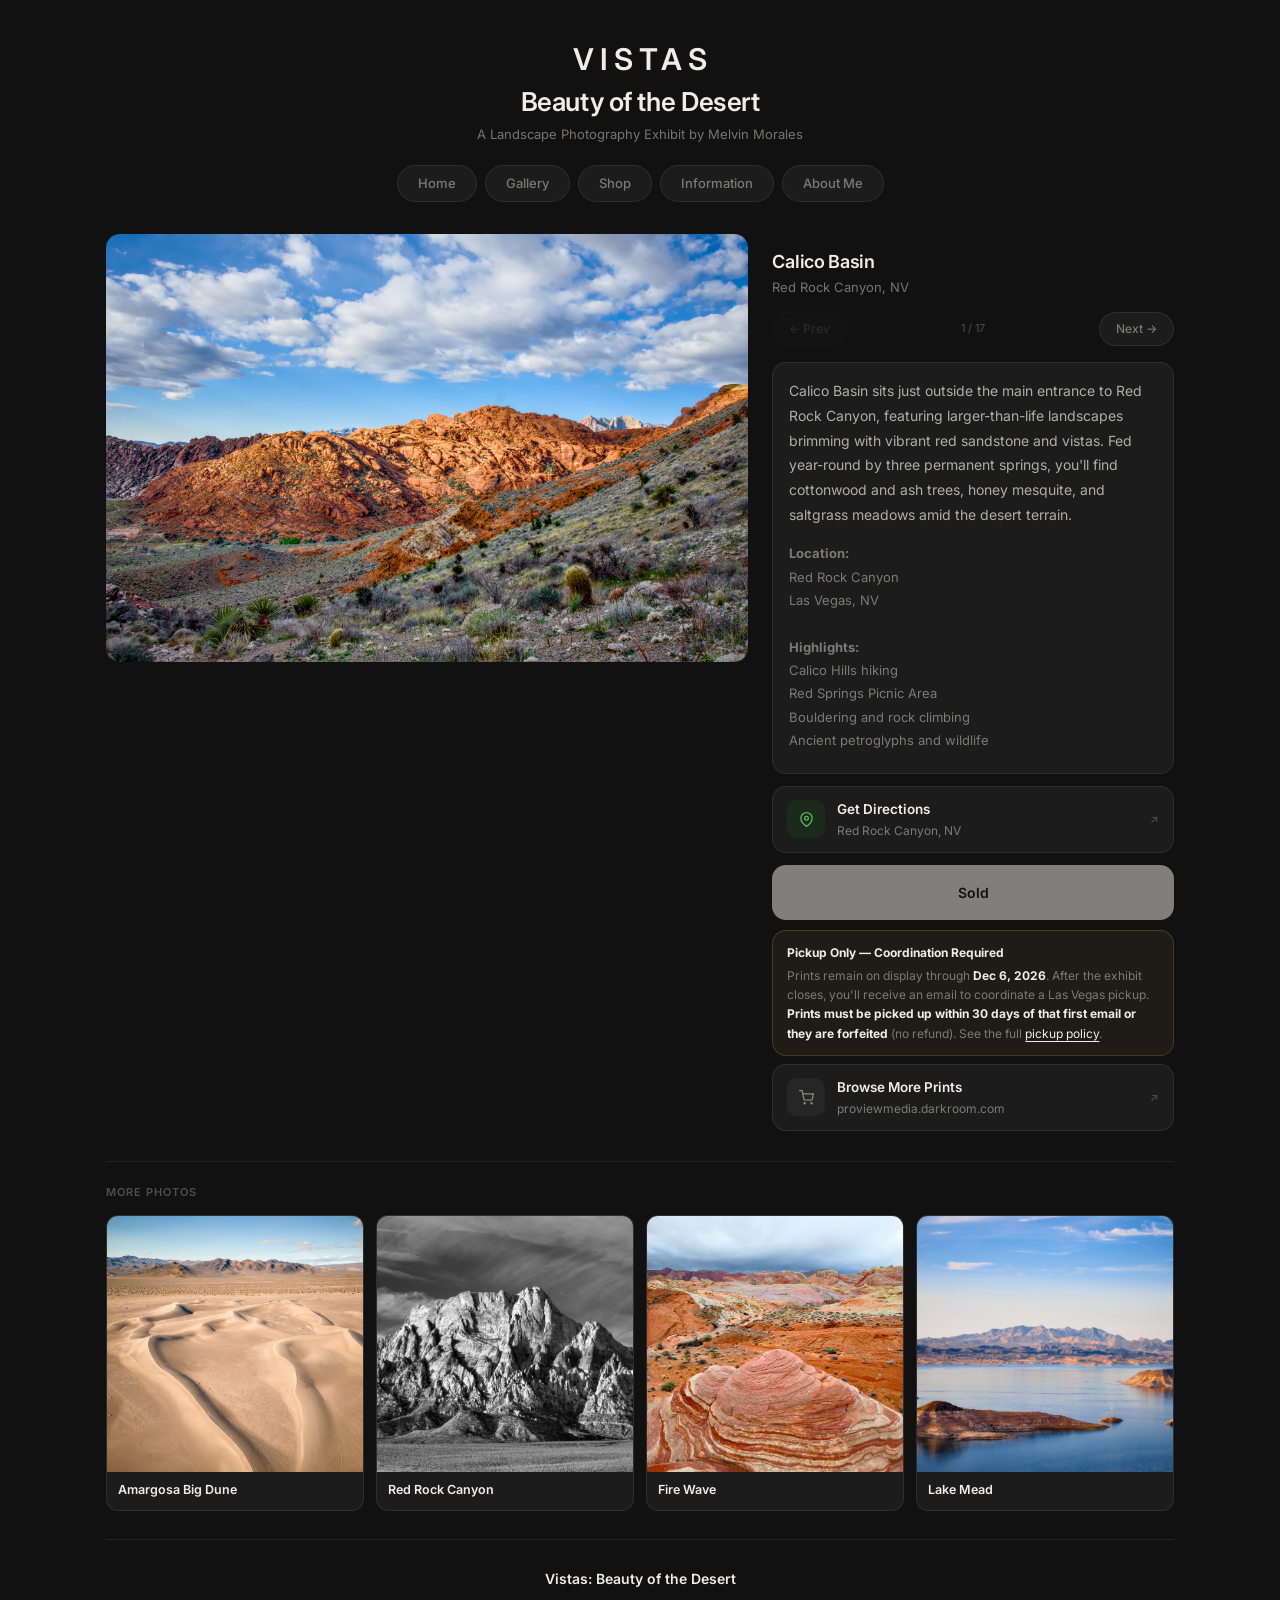
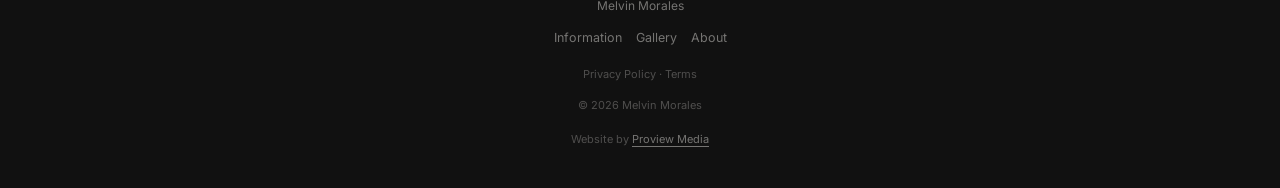
<file: photo.html>
<!DOCTYPE html>
<html lang="en">
<head>
<meta charset="UTF-8"/>
<meta name="viewport" content="width=device-width, initial-scale=1.0"/>
<!-- Google tag (gtag.js) -->
<script async src="https://www.googletagmanager.com/gtag/js?id=G-70ZT6L5CVP"></script>
<script>
  window.dataLayer = window.dataLayer || [];
  function gtag(){dataLayer.push(arguments);}
  gtag('js', new Date());
  gtag('config', 'G-70ZT6L5CVP');
</script>
<title>Photo — Melvin Morales</title>
<link rel="icon" type="image/svg+xml" href="assets/favicon.svg"/>
<link rel="icon" type="image/png" sizes="32x32" href="assets/favicon-32.png"/>
<link rel="icon" type="image/png" sizes="192x192" href="assets/favicon-192.png"/>
<link rel="apple-touch-icon" sizes="180x180" href="assets/apple-touch-icon.png"/>
<link rel="shortcut icon" href="/favicon.ico"/>
<link rel="preconnect" href="https://fonts.googleapis.com"/>
<link rel="preconnect" href="https://fonts.gstatic.com" crossorigin/>
<link href="https://fonts.googleapis.com/css2?family=Inter:wght@400;500;600&display=swap" rel="stylesheet"/>
<link rel="stylesheet" href="styles.css"/>
<script defer src="protect.js"></script>
</head>
<body>
<div class="pg">

  <div class="hero">
    <a class="brand" href="index.html">
      <span class="brand-vistas">VISTAS</span>
    </a>
    <h1>Beauty of the Desert</h1>
    <p class="role">A Landscape Photography Exhibit by Melvin Morales</p>
  </div>

  <nav class="nav">
    <a href="index.html">Home</a>
    <a href="gallery.html">Gallery</a>
    <a href="shop.html">Shop</a>
    <a href="exhibit.html">Information</a>
    <a href="about.html">About Me</a>
  </nav>

  <div class="photo-layout">
  <div class="photo-main">
  <img id="img" class="dim" src="" alt="" onerror="this.style.minHeight='280px';this.style.background='#1e1e1e';this.removeAttribute('src')"/>
  </div>
  <div class="photo-sidebar">
  <div class="meta"><h2 id="ttl"></h2><p id="loc"></p></div>
  <div class="pnav">
    <a class="pb off" id="prev" href="#">← Prev</a>
    <span class="pc" id="cnt"></span>
    <a class="pb off" id="next" href="#">Next →</a>
  </div>
  <div id="desc-card" style="display:none;background:var(--card);border:1px solid var(--border);border-radius:var(--r);padding:16px 16px 20px;margin-top:16px">
    <p id="desc" style="color:rgba(240,237,232,.7);font-size:14px;line-height:1.78"></p>
    <div id="details" style="margin-top:14px;font-size:13px;color:var(--sub);line-height:1.8"></div>
  </div>
  <a id="map-link" href="#" target="_blank" style="display:none;margin-top:12px" class="rc">
    <div class="ico" style="background:#1b2a1b">
      <svg width="15" height="15" viewBox="0 0 24 24" fill="none" stroke="rgba(100,200,100,.9)" stroke-width="2" stroke-linecap="round" stroke-linejoin="round"><path d="M21 10c0 7-9 13-9 13s-9-6-9-13a9 9 0 0 1 18 0z"/><circle cx="12" cy="10" r="3"/></svg>
    </div>
    <div class="rt"><strong>Get Directions</strong><span id="map-label">Google Maps</span></div>
    <span class="arr">↗</span>
  </a>
  <div id="purchase-wrap" style="display:none;margin-top:12px">
    <a id="purchase-btn" href="#" target="_blank" style="display:block;text-align:center;background:var(--txt);color:#111;border-color:transparent;border-radius:var(--r);padding:16px 20px;transition:opacity .15s">
      <span id="purchase-label" style="display:block;font-size:14px;font-weight:600;letter-spacing:-.2px">Purchase Gallery Framed Print — $125</span>
      <span style="display:block;font-size:11.5px;font-weight:400;opacity:0.6;margin-top:4px">High quality photographic print with wood frame, ready to display. Pickup only.</span>
    </a>
    <div style="margin-top:10px;padding:12px 14px;background:rgba(255,200,100,0.06);border:1px solid rgba(255,200,100,0.18);border-radius:var(--r);font-size:12px;line-height:1.6;color:var(--sub)">
      <strong style="color:var(--txt);display:block;margin-bottom:4px">Pickup Only — Coordination Required</strong>
      Prints remain on display through <strong style="color:var(--txt)">Dec 6, 2026</strong>. After the exhibit closes, you'll receive an email to coordinate a Las Vegas pickup. <strong style="color:var(--txt)">Prints must be picked up within 30 days of that first email or they are forfeited</strong> (no refund). See the full <a href="terms.html" style="color:var(--txt);text-decoration:underline;text-underline-offset:3px">pickup policy</a>.
    </div>
  </div>
  <a id="shop-link" href="https://proviewmedia.darkroom.com" target="_blank" style="display:none;margin-top:8px" class="rc">
    <div class="ico">
      <svg width="15" height="15" viewBox="0 0 24 24" fill="none" stroke="rgba(240,237,232,.5)" stroke-width="2" stroke-linecap="round" stroke-linejoin="round"><circle cx="9" cy="21" r="1"/><circle cx="20" cy="21" r="1"/><path d="M1 1h4l2.68 13.39a2 2 0 0 0 2 1.61h9.72a2 2 0 0 0 2-1.61L23 6H6"/></svg>
    </div>
    <div class="rt"><strong>Browse More Prints</strong><span>proviewmedia.darkroom.com</span></div>
    <span class="arr">↗</span>
  </a>
  </div>
  </div>
  <hr class="div"/>
  <p class="lbl">More Photos</p>
  <div class="gg" id="more"></div>
  <footer>
    <a href="index.html" class="faw">
      <p class="fn">Vistas: Beauty of the Desert</p><p class="fs">Melvin Morales</p>
    </a>
    <nav class="fl">
      <a href="exhibit.html">Information</a>
      <a href="gallery.html">Gallery</a>
      <a href="about.html">About</a>
    </nav>
    <p class="fc" style="margin-top:4px"><a href="privacy.html" style="color:var(--muted)">Privacy Policy</a> · <a href="terms.html" style="color:var(--muted)">Terms</a></p>
    <p class="fc">© 2026 Melvin Morales</p>
    <p class="fc" style="margin-top:4px">Website by <a href="https://www.proviewmediaco.com" target="_blank" style="color:var(--sub);text-decoration:underline;text-underline-offset:3px">Proview Media</a></p>
  </footer>
</div>
<script src="sold.js"></script>
<script>
const sold=(window.SOLD||[]);

const purchaseLinks={
  1:"https://buy.stripe.com/8x2eV62FUciNgx16HK3ZK0c",   // Calico Basin
  2:"https://buy.stripe.com/00w4gsa8m1E93Kfeac3ZK04",   // Amargosa Big Dune
  3:"https://buy.stripe.com/3cI5kweoC3MhcgL1nq3ZK0g",   // Red Rock Canyon
  4:"https://buy.stripe.com/6oU7sE6WafuZ2Gb9TW3ZK0d",   // Fire Wave
  5:"https://buy.stripe.com/14A28kcgudmRbcH1nq3ZK0a",   // Lake Mead
  6:"https://buy.stripe.com/5kQ00c3JYaaFgx1feg3ZK0e",   // Slot Canyon
  7:"https://buy.stripe.com/14AdR2fsG96B94zd683ZK05",   // Cathedral Gorge
  8:"https://buy.stripe.com/4gM9AMcgu82xgx11nq3ZK01",   // Lake Tahoe
  9:"https://buy.stripe.com/cNifZagwK4QlcgL7LO3ZK08",   // Lake Mead NRA
  10:"https://buy.stripe.com/28EeV680e3Mh94zaY03ZK09",  // Lamoille Canyon
  11:"https://buy.stripe.com/aFacMYcgudmRa8D7LO3ZK07",  // Sand Mountain
  12:"https://buy.stripe.com/dRm4gs0xMaaFeoT0jm3ZK06",  // Great Basin National Park
  13:"https://buy.stripe.com/fZu6oAa8m96Bgx1gik3ZK0b",  // Valley of Fire
  14:"https://buy.stripe.com/8x24gs80e0A5dkP1nq3ZK03",  // Wetlands
  15:"https://buy.stripe.com/28EbIU1BQ96Ba8D8PS3ZK02",  // Joshua Tree
  16:"https://buy.stripe.com/dRmdR2fsG4Ql80v8PS3ZK0h",  // Nevada Night Sky
  17:"https://buy.stripe.com/00w5kw94iciN80vaY03ZK0i"   // Red Rock Recreational Area
};

const prices={16:60, 17:60};
const defaultPrice=125;

const descriptions={
  1:{
    desc:"Calico Basin sits just outside the main entrance to Red Rock Canyon, featuring larger-than-life landscapes brimming with vibrant red sandstone and vistas. Fed year-round by three permanent springs, you'll find cottonwood and ash trees, honey mesquite, and saltgrass meadows amid the desert terrain.",
    details:"<strong>Location:</strong><br/>Red Rock Canyon<br/>Las Vegas, NV<br/><br/><strong>Highlights:</strong><br/>Calico Hills hiking<br/>Red Springs Picnic Area<br/>Bouldering and rock climbing<br/>Ancient petroglyphs and wildlife",
    map:"https://www.google.com/maps/search/?api=1&query=Calico+Basin+Red+Rock+Canyon+Las+Vegas+NV"
  },
  2:{
    desc:"The closest dunes to the Las Vegas area, Amargosa Big Dune stretches 1.5 miles into the surrounding Mojave Desert, with the biggest dune standing about 500 feet tall. One of only about 30 singing sand dunes on the entire planet, Nevada's very dry conditions create the perfect backdrop for this rare geologic phenomenon where the sand produces its own specific pitch.",
    details:"<strong>Location:</strong><br/>Valley View Rd. & Hwy. 95<br/>Amargosa Valley, NV 89020<br/><br/><strong>Highlights:</strong><br/>500-foot tall singing sand dune<br/>Rare Big Dune beetle habitat<br/>Primitive camping<br/>Near Death Valley National Park<br/><br/><strong>Admission:</strong> Free",
    map:"https://www.google.com/maps/search/?api=1&query=Amargosa+Dunes+Amargosa+Valley+NV"
  },
  3:{
    desc:"One of the most breathtaking places in Nevada, Red Rock Canyon spans more than 195,000 acres just 17 miles west of the Las Vegas Strip. The striking contrast of red sandstone layered through gray limestone creates sheer cliff faces reaching up to 1,800 feet.",
    details:"<strong>Location:</strong><br/>1000 Scenic Loop Drive<br/>Las Vegas, NV 89161<br/><br/><strong>Highlights:</strong><br/>13-mile scenic drive<br/>30+ miles of hiking trails<br/>Rock climbing with 1,200+ named routes<br/>Ancient petroglyphs<br/><br/><strong>Admission:</strong> $15 per vehicle (timed entry required)",
    map:"https://www.google.com/maps/search/?api=1&query=Red+Rock+Canyon+National+Conservation+Area+Las+Vegas+NV"
  },
  4:{
    desc:"Fire Wave is one of the most gorgeous spots in Valley of Fire, featuring white and red zebra stripes of sandstone that create incredible, wave-like formations. The contrasting colors and smooth, flowing rock shapes make it one of the most photographed locations in all of Nevada.",
    details:"<strong>Location:</strong><br/>Valley of Fire State Park<br/>Overton, NV 89040<br/><br/><strong>Trail:</strong> Fire Wave Trail<br/><strong>Distance:</strong> 1.5 miles round trip<br/><strong>Difficulty:</strong> Moderate",
    map:"https://www.google.com/maps/search/?api=1&query=Fire+Wave+Trail+Valley+of+Fire+NV"
  },
  5:{
    desc:"America's first and largest national recreation area, Lake Mead spans 1.5 million acres with more than 750 miles of shoreline. Known for rugged mountains, slot canyons, and shimmering water, it sits at the junction of three of the nation's four desert ecosystems: the Mojave, Great Basin, and Sonoran deserts.",
    details:"<strong>Location:</strong><br/>4 Miles Southeast of Boulder City<br/>Boulder City, NV 89005<br/><br/><strong>Highlights:</strong><br/>Largest manmade reservoir in the US<br/>Historic Railroad Trail<br/>Hoover Dam views<br/>Boating, kayaking, fishing<br/><br/><strong>Admission:</strong> $25 per vehicle",
    map:"https://www.google.com/maps/search/?api=1&query=Lake+Mead+National+Recreation+Area+NV"
  },
  6:{
    desc:"A wander through Valley of Fire's fascinating slot canyons reveals millions of years of geologic history carved into the sandstone walls. The narrow passages create a world of swirling color and texture, where light plays off the layered rock in ways that shift throughout the day.",
    details:"<strong>Location:</strong><br/>Valley of Fire State Park<br/>Overton, NV 89040<br/><br/><strong>Best time to visit:</strong> October through April<br/><strong>Open:</strong> Sunrise to sunset daily",
    map:"https://www.google.com/maps/search/?api=1&query=Valley+of+Fire+State+Park+Overton+NV"
  },
  7:{
    desc:"Among the state parks clustered around Caliente and Pioche, Cathedral Gorge is the region's crown jewel. Once completely underwater, this sanctuary of eroding fins, slot canyons, and hoodoos was shaped by millions of years of volcanic activity and erosion. The otherworldly spires and bluff-colored cliffs are the result of bentonite clay that changes shape after every weather event.",
    details:"<strong>Location:</strong><br/>111 Cathedral Gorge State Park Road<br/>Panaca, NV 89042<br/><br/><strong>Highlights:</strong><br/>Slot canyons and hoodoos<br/>Miller Point Overlook<br/>Exceptional stargazing<br/>CCC-era structures from the 1930s<br/><br/><strong>Admission:</strong> $10 out-of-state vehicles",
    map:"https://www.google.com/maps/search/?api=1&query=Cathedral+Gorge+State+Park+Panaca+NV"
  },
  8:{
    desc:"North America's largest alpine lake at 22 miles long and 12 miles wide, Lake Tahoe is also one of the deepest at 1,645 feet. With 72 miles of pristine shoreline hemming in 191 square miles of crystal-clear water, \"Big Blue\" has been a treasure for more than two million years. The massive body of water straddles the Nevada-California border, surrounded by the Sierra Nevada mountains.",
    details:"<strong>Location:</strong><br/>Lake Tahoe<br/>Nevada / California border<br/>Sierra Nevada<br/><br/><strong>Highlights:</strong><br/>Largest alpine lake in North America<br/>1,645 feet deep<br/>Sand Harbor State Park<br/>Flume Trail hiking<br/>Year-round recreation",
    map:"https://www.google.com/maps/search/?api=1&query=Lake+Tahoe+Nevada"
  },
  9:{
    desc:"Lake Mead's magnificent scenery begs to be explored and photographed. The spellbinding landscape is home to a variety of plants and animals found nowhere else in the world, including desert bighorn sheep, bald eagles, and mountain lions. The lake stretches more than 110 miles across Nevada and Arizona.",
    details:"<strong>Location:</strong><br/>Lake Mead National Recreation Area<br/>Nevada / Arizona border<br/><br/><strong>Size:</strong> 1.5 million acres<br/><strong>Shoreline:</strong> 750+ miles<br/><strong>Open:</strong> 24 hours, 365 days",
    map:"https://www.google.com/maps/search/?api=1&query=Lake+Mead+National+Recreation+Area+NV"
  },
  10:{
    desc:"Known as the \"Swiss Alps of Nevada,\" the Ruby Mountains are a glacier-carved paradise. Lamoille Canyon's 12-mile scenic byway weaves through vistas straight out of a photographer's dream, with access to alpine lakes, towering peaks, waterfalls, and wildflower meadows. The Rubies offer everything from couple-hour hikes to multi-day thru-hikes along the 43-mile Ruby Crest Trail.",
    details:"<strong>Location:</strong><br/>Lamoille Canyon<br/>Ruby Mountains, NV<br/>Southeast of Elko<br/><br/><strong>Highlights:</strong><br/>12-mile scenic byway<br/>Ruby Crest National Recreation Trail<br/>Alpine lakes and waterfalls<br/>Heli-skiing in winter<br/><br/><strong>Admission:</strong> Free",
    map:"https://www.google.com/maps/search/?api=1&query=Lamoille+Canyon+Ruby+Mountains+NV"
  },
  11:{
    desc:"The most dominant feature of the 4,795-acre Sand Mountain Recreation Area is Sand Mountain itself — approximately 3.5 miles long, 1 mile wide, and 600 feet in height, making it the largest single dune in the Great Basin. Created by the migration of windblown sand stopped by the rising Stillwater Mountains, it also includes the historic Sand Springs Pony Express Station from 1860.",
    details:"<strong>Location:</strong><br/>U.S. 50<br/>Churchill County, NV<br/>25 miles SE of Fallon<br/><br/><strong>Highlights:</strong><br/>Largest single dune in the Great Basin<br/>Sand Springs Pony Express Station (1860)<br/>Endemic Sand Mountain Blue Butterfly<br/>23 miles of designated trails<br/><br/><strong>Admission:</strong> $40 for 1-7 days",
    map:"https://www.google.com/maps/search/?api=1&query=Sand+Mountain+Recreation+Area+Fallon+NV"
  },
  12:{
    desc:"Great Basin National Park boasts some special features hard to come by: a lack of big crowds and an abundance of dark skies. Home to Wheeler Peak at 13,063 feet, Lehman Caves, and bristlecone pines over 4,900 years old, it's one of the least visited national parks — making your time here even more exceptional.",
    details:"<strong>Location:</strong><br/>5500 W. Hwy 488<br/>Baker, NV 89311<br/><br/><strong>Highlights:</strong><br/>Wheeler Peak (13,063 ft)<br/>Lehman Caves<br/>Ancient bristlecone pines<br/>International Dark Sky Park<br/>Nevada's only remaining glacier<br/><br/><strong>Admission:</strong> Free",
    map:"https://www.google.com/maps/search/?api=1&query=Great+Basin+National+Park+Baker+NV"
  },
  13:{
    desc:"Nevada's oldest and most visited state park, Valley of Fire is home to 46,000 acres of red Aztec sandstone formed by shifting sand dunes 150 million years ago. The stunning landscape glows red for miles into the horizon and is particularly beautiful at sunset.",
    details:"<strong>Location:</strong><br/>29450 Valley of Fire Highway<br/>Overton, NV 89040<br/><br/><strong>Highlights:</strong><br/>Elephant Rock<br/>Arch Rock<br/>Ancient petroglyphs<br/>Historic CCC stone cabins<br/><br/><strong>Admission:</strong> $15 out-of-state vehicles",
    map:"https://www.google.com/maps/search/?api=1&query=Valley+of+Fire+State+Park+Overton+NV"
  },
  14:{
    desc:"Henderson's wetlands reveal a side of the desert that most people never expect — lush green marshes teeming with bird life, surrounded by the quiet stillness of the open landscape. These vital ecosystems provide habitat for hundreds of species of migratory birds and serve as a reminder that water and life persist even in the driest of states.",
    details:"<strong>Location:</strong><br/>Henderson, NV<br/><br/><strong>Highlights:</strong><br/>Critical migratory bird habitat<br/>Unexpected desert oasis<br/>Wildlife viewing and photography",
    map:"https://www.google.com/maps/search/?api=1&query=Clark+County+Wetlands+Park+Henderson+NV"
  },
  15:{
    desc:"An hour's drive north from Las Vegas, the Spring Mountains rise to 11,918 feet at Mt. Charleston. Sage turns into a mix of joshua, piñon, ponderosa pine, juniper, and white fir trees as you gain elevation. The area runs 20 degrees cooler than Las Vegas in summer, and hosts at least 25 species of animals and plants found nowhere else in the world.",
    details:"<strong>Location:</strong><br/>Spring Mountain Range<br/>Mt. Charleston, NV 89124<br/><br/><strong>Highlights:</strong><br/>Joshua trees grow only in the Mojave<br/>11,918-foot peak<br/>Ancient bristlecone pines<br/>20 degrees cooler than Las Vegas<br/>Golden eagles, foxes, wild horses",
    map:"https://www.google.com/maps/search/?api=1&query=Mt+Charleston+Spring+Mountains+NV"
  },
  16:{
    desc:"Nevada is home to some of the darkest skies in the Lower 48, offering views of the Milky Way, thousands of constellations, planets, nebulas, and entire galaxies visible to the naked eye. Near Elko in northeastern Nevada, far from the light pollution of the cities, the open terrain reveals a universe that most people never get to see.",
    details:"<strong>Location:</strong><br/>Near Elko, NV<br/><br/><strong>Highlights:</strong><br/>Some of the darkest skies in the US<br/>Milky Way visible to the naked eye<br/>Great Basin National Park — International Dark Sky Park<br/>Best viewing: spring through fall",
    map:"https://www.google.com/maps/search/?api=1&query=Elko+Nevada"
  },
  17:{
    desc:"Nevada's first National Conservation Area serves as a mecca for the unique qualities of the Mojave Desert. Although close enough that peak tops are visible from the Las Vegas Valley, it's worlds away in terms of atmosphere. At night, the dazzling glow of the city lights from Las Vegas reminds you how close you are to the city.",
    details:"<strong>Location:</strong><br/>Red Rock Canyon National Conservation Area<br/>Las Vegas, NV 89161<br/><br/><strong>Managed by:</strong> Bureau of Land Management<br/><strong>Size:</strong> 195,000+ acres<br/><strong>Open:</strong> Year-round",
    map:"https://www.google.com/maps/search/?api=1&query=Red+Rock+Canyon+National+Conservation+Area+Las+Vegas+NV"
  }
};

const id=parseInt(new URLSearchParams(location.search).get('id'))||1;
let photos=[];
try{photos=JSON.parse(sessionStorage.getItem('photos')||'[]')}catch(e){}
if(!photos.length){
  photos=[
    {id:1,  title:"Calico Basin",                       loc:"Red Rock Canyon, NV",                    src:"assets/gallery/01-calico-basin.jpg"},
    {id:2,  title:"Amargosa Big Dune",                  loc:"Amargosa Valley, NV",                    src:"assets/gallery/02-amargosa-big-dune.jpg"},
    {id:3,  title:"Red Rock Canyon",                    loc:"Red Rock Canyon, NV",                    src:"assets/gallery/03-red-rock-canyon.jpg"},
    {id:4,  title:"Fire Wave",                          loc:"Valley of Fire State Park, NV",          src:"assets/gallery/04-fire-wave.jpg"},
    {id:5,  title:"Lake Mead",                          loc:"Lake Mead National Recreation Area, NV", src:"assets/gallery/05-lake-mead.jpg"},
    {id:6,  title:"Slot Canyon",                        loc:"Valley of Fire State Park, NV",          src:"assets/gallery/06-slot-canyon.jpg"},
    {id:7,  title:"Cathedral Gorge",                    loc:"Panaca, NV",                             src:"assets/gallery/07-cathedral-gorge.jpg"},
    {id:8,  title:"Lake Tahoe",                         loc:"Nevada / California",                    src:"assets/gallery/08-lake-tahoe.jpg"},
    {id:9,  title:"Lake Mead National Recreation Area", loc:"Lake Mead, NV",                          src:"assets/gallery/09-lake-mead-nra.jpg"},
    {id:10, title:"Lamoille Canyon",                    loc:"Ruby Mountains, NV",                     src:"assets/gallery/10-lamoille-canyon.jpg"},
    {id:11, title:"Sand Mountain",                      loc:"Fallon, NV",                             src:"assets/gallery/11-sand-mountain.jpg"},
    {id:12, title:"Great Basin National Park",          loc:"Baker, NV",                              src:"assets/gallery/12-great-basin.jpg"},
    {id:13, title:"Valley of Fire",                     loc:"Valley of Fire State Park, NV",          src:"assets/gallery/13-valley-of-fire.jpg"},
    {id:14, title:"Wetlands",                           loc:"Henderson, NV",                          src:"assets/gallery/14-wetlands.jpg"},
    {id:15, title:"Joshua Tree",                        loc:"Mt. Charleston, NV",                     src:"assets/gallery/15-joshua-tree.jpg"},
    {id:16, title:"Nevada Night Sky",                   loc:"Elko, NV",                               src:"assets/gallery/16-nevada-night-sky.jpg"},
    {id:17, title:"Red Rock Recreational Area",         loc:"Red Rock Canyon, NV",                    src:"assets/gallery/17-red-rock-recreational-area.jpg"},
  ];
}
const idx=photos.findIndex(p=>p.id===id);
const p=photos[idx>=0?idx:0];
document.getElementById('img').src=p.src;
document.getElementById('img').alt=p.title;
document.getElementById('ttl').textContent=p.title;
document.getElementById('loc').textContent=p.loc;
document.getElementById('cnt').textContent=`${idx+1} / ${photos.length}`;
document.title=`${p.title} — Vistas: Beauty of the Desert`;

// Show description card
const d=descriptions[p.id];
if(d){
  const card=document.getElementById('desc-card');
  card.style.display='block';
  document.getElementById('desc').textContent=d.desc;
  document.getElementById('details').innerHTML=d.details;
  document.getElementById('shop-link').style.display='flex';
  if(d.map){
    const mapLink=document.getElementById('map-link');
    mapLink.href=d.map;
    mapLink.style.display='flex';
    document.getElementById('map-label').textContent=p.loc;
  }
  const purchaseWrap=document.getElementById('purchase-wrap');
  const purchaseBtn=document.getElementById('purchase-btn');
  if(sold.includes(p.id)){
    purchaseWrap.style.display='block';
    purchaseBtn.textContent='Sold';
    purchaseBtn.style.opacity='0.5';
    purchaseBtn.style.pointerEvents='none';
    purchaseBtn.removeAttribute('href');
  } else if(purchaseLinks[p.id]){
    purchaseBtn.href=purchaseLinks[p.id];
    const price=prices[p.id]||defaultPrice;
    document.getElementById('purchase-label').textContent=`Purchase Gallery Framed Print — $${price}`;
    purchaseWrap.style.display='block';
  }
}

const prev=photos[idx-1],next=photos[idx+1];
const pb=document.getElementById('prev'),nb=document.getElementById('next');
if(prev){pb.classList.remove('off');pb.href=`photo.html?id=${prev.id}`}
if(next){nb.classList.remove('off');nb.href=`photo.html?id=${next.id}`}
const m=document.getElementById('more');
photos.filter(x=>x.id!==p.id).slice(0,4).forEach(x=>{
  const a=document.createElement('a');
  a.className='gi';a.href=`photo.html?id=${x.id}`;
  a.innerHTML=`<img src="${x.src}" alt="${x.title}" onerror="this.style.background='#222';this.style.minHeight='120px';this.removeAttribute('src')"/><div class="gc"><strong>${x.title}</strong></div>`;
  m.appendChild(a);
});
</script>
</body>
</html>
</file>
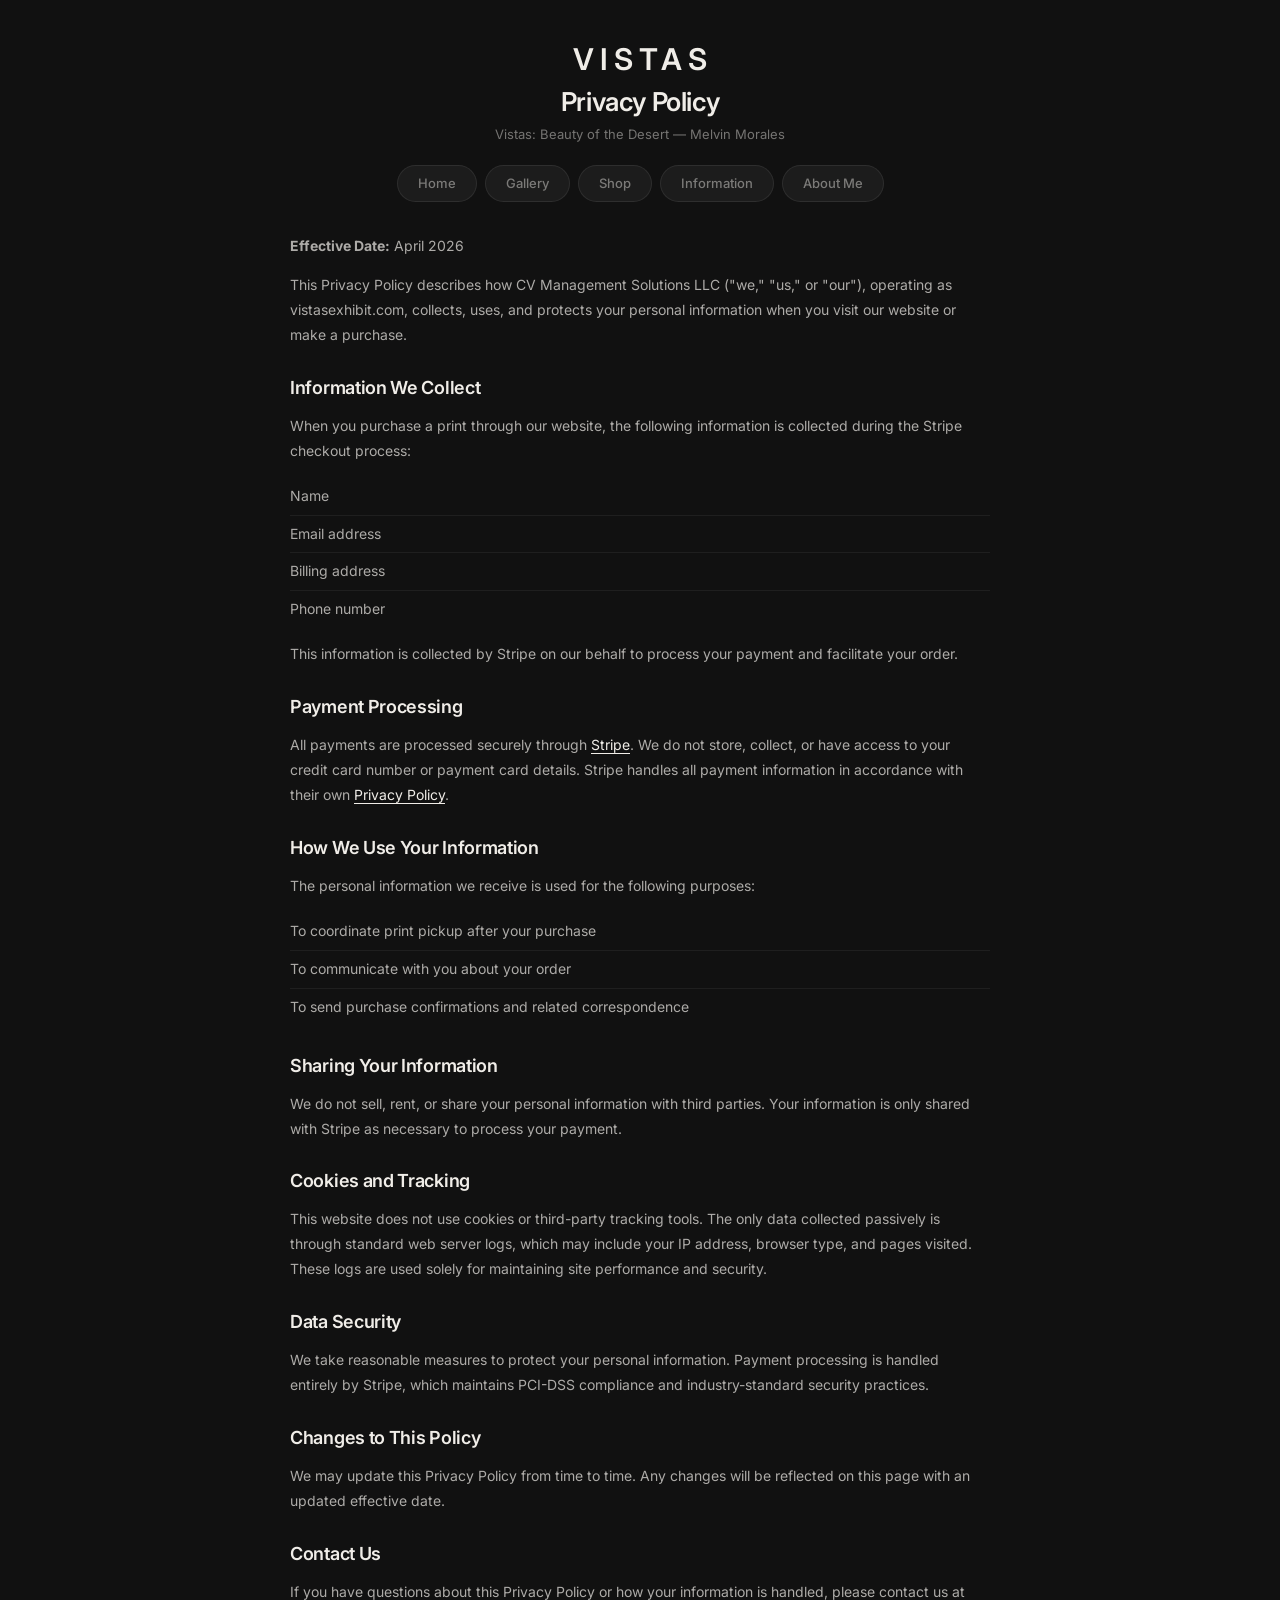
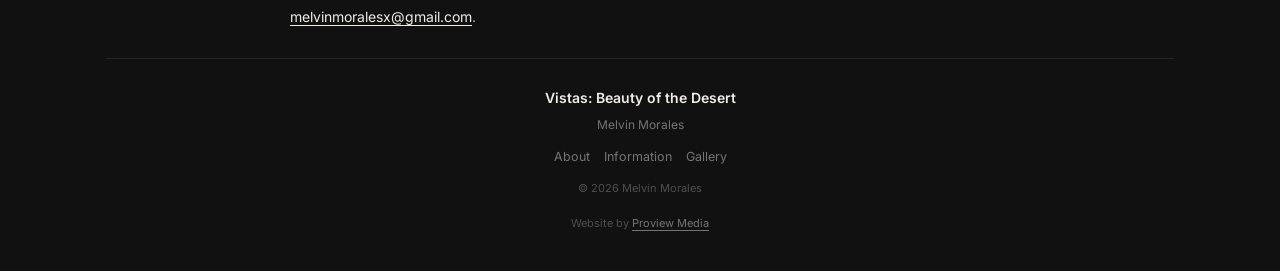
<file: privacy.html>
<!DOCTYPE html>
<html lang="en">
<head>
<meta charset="UTF-8"/>
<meta name="viewport" content="width=device-width, initial-scale=1.0"/>
<!-- Google tag (gtag.js) -->
<script async src="https://www.googletagmanager.com/gtag/js?id=G-70ZT6L5CVP"></script>
<script>
  window.dataLayer = window.dataLayer || [];
  function gtag(){dataLayer.push(arguments);}
  gtag('js', new Date());
  gtag('config', 'G-70ZT6L5CVP');
</script>
<title>Privacy Policy — Vistas: Beauty of the Desert</title>
<meta name="description" content="Privacy Policy for vistasexhibit.com, operated by CV Management Solutions LLC."/>
<meta name="robots" content="index, follow"/>
<link rel="icon" type="image/svg+xml" href="assets/favicon.svg"/>
<link rel="icon" type="image/png" sizes="32x32" href="assets/favicon-32.png"/>
<link rel="icon" type="image/png" sizes="192x192" href="assets/favicon-192.png"/>
<link rel="apple-touch-icon" sizes="180x180" href="assets/apple-touch-icon.png"/>
<link rel="shortcut icon" href="/favicon.ico"/>
<link rel="preconnect" href="https://fonts.googleapis.com"/>
<link rel="preconnect" href="https://fonts.gstatic.com" crossorigin/>
<link href="https://fonts.googleapis.com/css2?family=Inter:wght@400;500;600&display=swap" rel="stylesheet"/>
<link rel="stylesheet" href="styles.css"/>
<script defer src="protect.js"></script>
</head>
<body>
<div class="pg">

  <div class="hero">
    <a class="brand" href="index.html">
      <span class="brand-vistas">VISTAS</span>
    </a>
    <h1>Privacy Policy</h1>
    <p class="role">Vistas: Beauty of the Desert — Melvin Morales</p>
  </div>

  <nav class="nav">
    <a href="index.html">Home</a>
    <a href="gallery.html">Gallery</a>
    <a href="shop.html">Shop</a>
    <a href="exhibit.html">Information</a>
    <a href="about.html">About Me</a>
  </nav>

  <div class="prose">
    <p><strong>Effective Date:</strong> April 2026</p>
    <p>This Privacy Policy describes how CV Management Solutions LLC ("we," "us," or "our"), operating as vistasexhibit.com, collects, uses, and protects your personal information when you visit our website or make a purchase.</p>

    <h2>Information We Collect</h2>
    <p>When you purchase a print through our website, the following information is collected during the Stripe checkout process:</p>
    <ul>
      <li>Name</li>
      <li>Email address</li>
      <li>Billing address</li>
      <li>Phone number</li>
    </ul>
    <p>This information is collected by Stripe on our behalf to process your payment and facilitate your order.</p>

    <h2>Payment Processing</h2>
    <p>All payments are processed securely through <a href="https://stripe.com" target="_blank" style="color:var(--txt);text-decoration:underline;text-underline-offset:3px">Stripe</a>. We do not store, collect, or have access to your credit card number or payment card details. Stripe handles all payment information in accordance with their own <a href="https://stripe.com/privacy" target="_blank" style="color:var(--txt);text-decoration:underline;text-underline-offset:3px">Privacy Policy</a>.</p>

    <h2>How We Use Your Information</h2>
    <p>The personal information we receive is used for the following purposes:</p>
    <ul>
      <li>To coordinate print pickup after your purchase</li>
      <li>To communicate with you about your order</li>
      <li>To send purchase confirmations and related correspondence</li>
    </ul>

    <h2>Sharing Your Information</h2>
    <p>We do not sell, rent, or share your personal information with third parties. Your information is only shared with Stripe as necessary to process your payment.</p>

    <h2>Cookies and Tracking</h2>
    <p>This website does not use cookies or third-party tracking tools. The only data collected passively is through standard web server logs, which may include your IP address, browser type, and pages visited. These logs are used solely for maintaining site performance and security.</p>

    <h2>Data Security</h2>
    <p>We take reasonable measures to protect your personal information. Payment processing is handled entirely by Stripe, which maintains PCI-DSS compliance and industry-standard security practices.</p>

    <h2>Changes to This Policy</h2>
    <p>We may update this Privacy Policy from time to time. Any changes will be reflected on this page with an updated effective date.</p>

    <h2>Contact Us</h2>
    <p>If you have questions about this Privacy Policy or how your information is handled, please contact us at <a href="mailto:melvinmoralesx@gmail.com" style="color:var(--txt);text-decoration:underline;text-underline-offset:3px">melvinmoralesx@gmail.com</a>.</p>
  </div>

  <footer>
    <a href="index.html" class="faw">
      <p class="fn">Vistas: Beauty of the Desert</p><p class="fs">Melvin Morales</p>
    </a>
    <nav class="fl">
      <a href="about.html">About</a>
      <a href="exhibit.html">Information</a>
      <a href="gallery.html">Gallery</a>
    </nav>
    <p class="fc">© 2026 Melvin Morales</p>
    <p class="fc" style="margin-top:4px">Website by <a href="https://www.proviewmediaco.com" target="_blank" style="color:var(--sub);text-decoration:underline;text-underline-offset:3px">Proview Media</a></p>
  </footer>

</div>
</body>
</html>
</file>
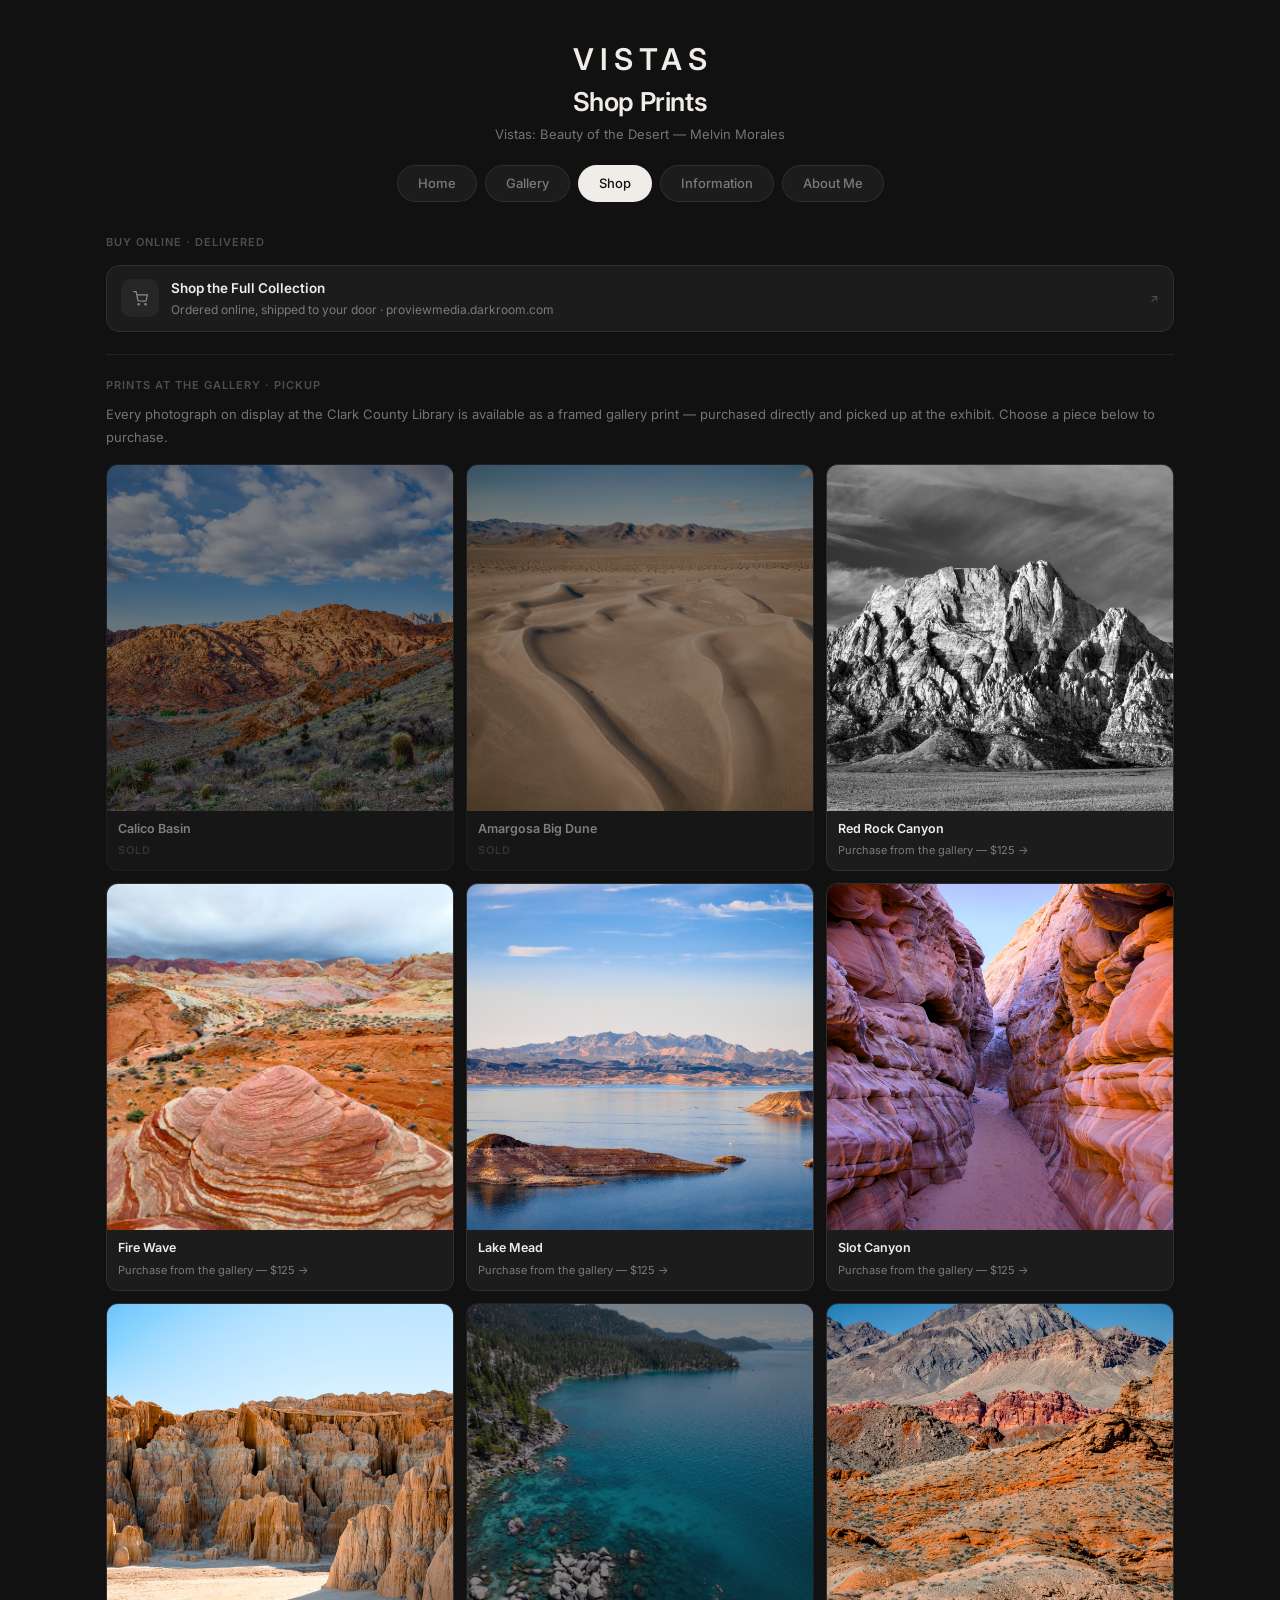
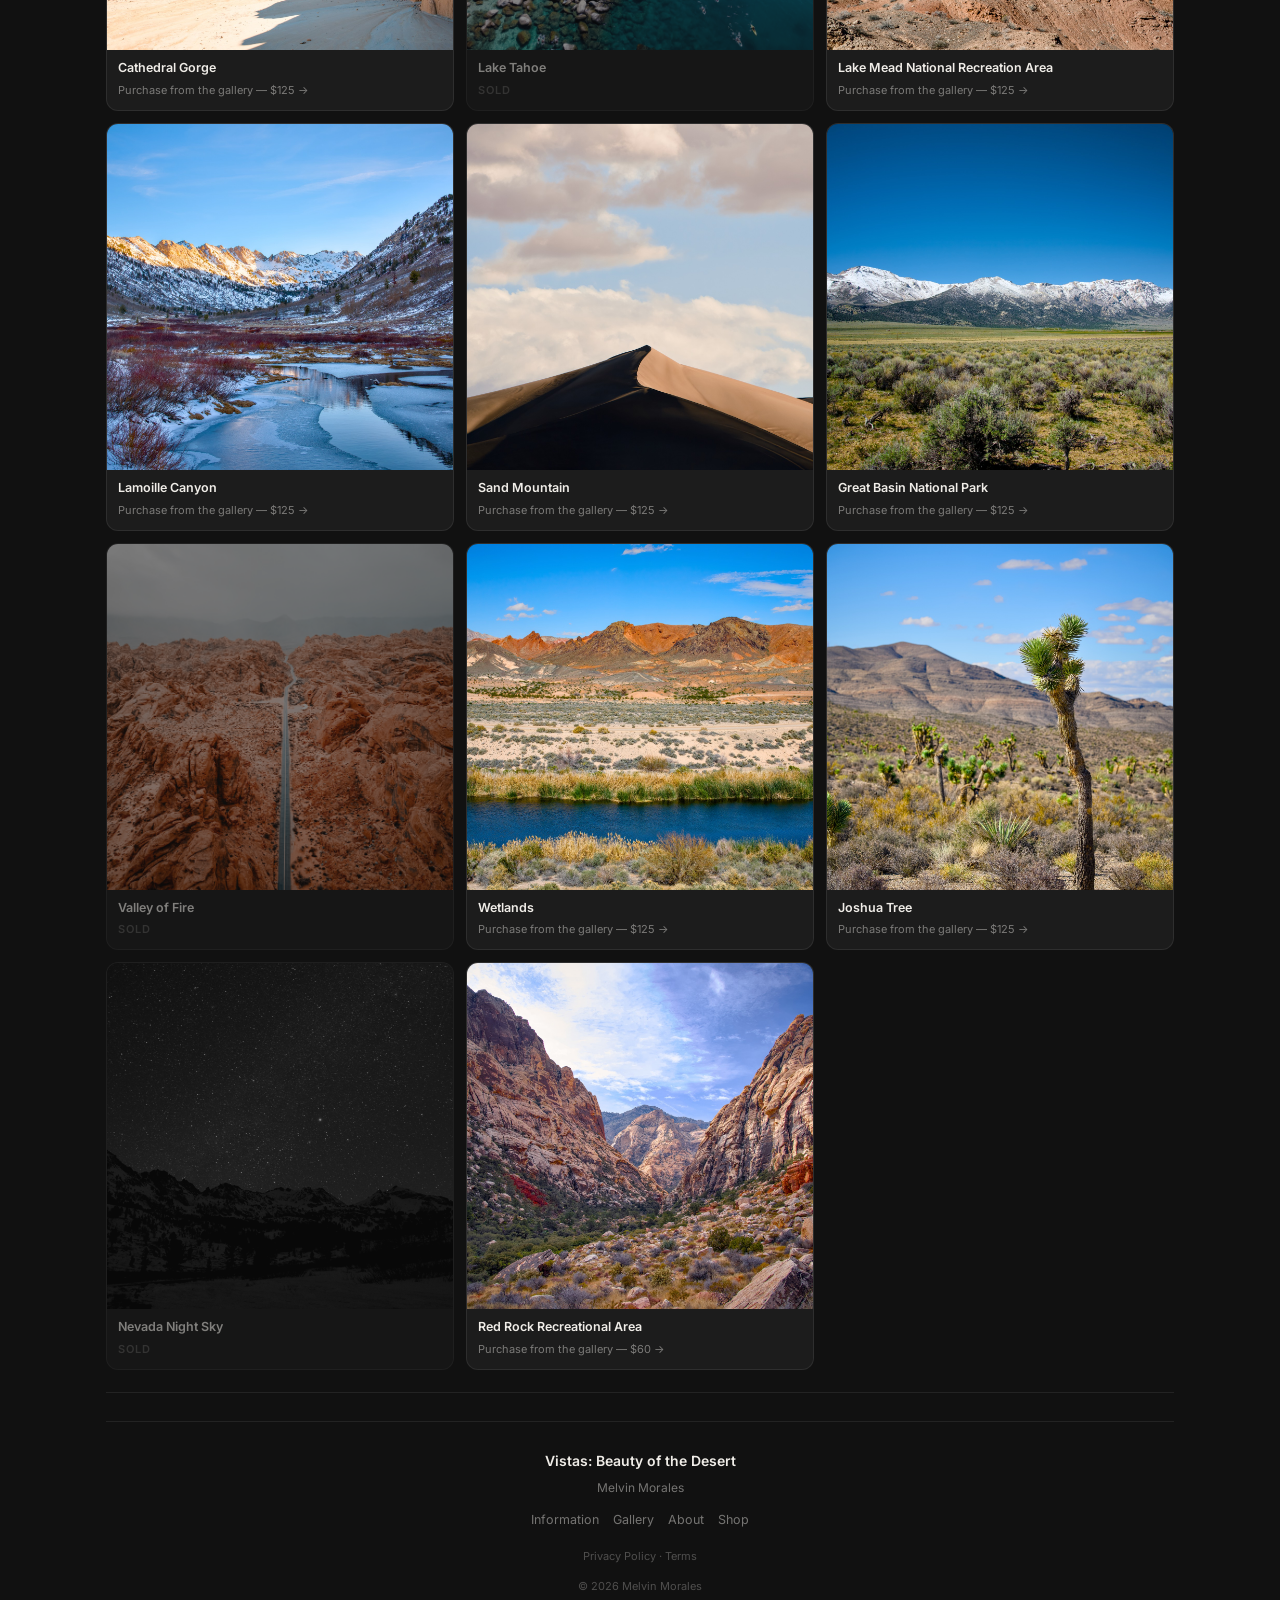
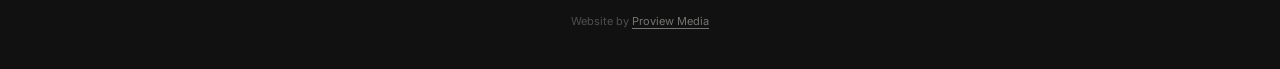
<file: shop.html>
<!DOCTYPE html>
<html lang="en">
<head>
<meta charset="UTF-8"/>
<meta name="viewport" content="width=device-width, initial-scale=1.0"/>
<!-- Google tag (gtag.js) -->
<script async src="https://www.googletagmanager.com/gtag/js?id=G-70ZT6L5CVP"></script>
<script>
  window.dataLayer = window.dataLayer || [];
  function gtag(){dataLayer.push(arguments);}
  gtag('js', new Date());
  gtag('config', 'G-70ZT6L5CVP');
</script>
<title>Shop Prints — Vistas: Beauty of the Desert | Melvin Morales</title>
<meta name="description" content="Purchase fine-art prints by Melvin Morales. Buy the framed gallery prints from the Vistas: Beauty of the Desert exhibit, or browse the full collection of Nevada landscape prints online."/>
<meta name="keywords" content="buy Nevada photography prints, Vistas exhibit prints, framed gallery prints, Melvin Morales prints, landscape prints Las Vegas, Red Rock print, Valley of Fire print, Lake Tahoe print"/>
<meta name="author" content="Melvin Morales"/>
<meta name="robots" content="index, follow"/>
<meta property="og:title" content="Shop Prints — Vistas: Beauty of the Desert"/>
<meta property="og:description" content="Buy the framed gallery prints from the exhibit, or browse the full collection of Nevada landscape prints."/>
<meta property="og:url" content="https://vistasexhibit.com/shop.html"/>
<link rel="canonical" href="https://vistasexhibit.com/shop.html"/>
<meta property="og:type" content="website"/>
<meta property="og:image" content="https://vistasexhibit.com/assets/sample-redrocks.jpg"/>
<meta name="twitter:card" content="summary_large_image"/>
<meta name="twitter:title" content="Shop Prints — Vistas: Beauty of the Desert"/>
<meta name="twitter:description" content="Buy the framed gallery prints from the exhibit, or browse the full collection of Nevada landscape prints."/>
<meta name="twitter:image" content="https://vistasexhibit.com/assets/sample-redrocks.jpg"/>
<link rel="icon" type="image/svg+xml" href="assets/favicon.svg"/>
<link rel="icon" type="image/png" sizes="32x32" href="assets/favicon-32.png"/>
<link rel="icon" type="image/png" sizes="192x192" href="assets/favicon-192.png"/>
<link rel="apple-touch-icon" sizes="180x180" href="assets/apple-touch-icon.png"/>
<link rel="shortcut icon" href="/favicon.ico"/>
<link rel="preconnect" href="https://fonts.googleapis.com"/>
<link rel="preconnect" href="https://fonts.gstatic.com" crossorigin/>
<link href="https://fonts.googleapis.com/css2?family=Inter:wght@400;500;600&display=swap" rel="stylesheet"/>
<link rel="stylesheet" href="styles.css"/>
<style>
.shop-grid{display:grid;grid-template-columns:repeat(3,1fr);gap:8px}
@media(min-width:1024px){.shop-grid{gap:12px}}
.shop-grid .gi .gc span{color:var(--sub)}
.shop-note{font-size:13px;color:var(--sub);line-height:1.7;margin:-4px 0 16px}
#shop-locked{background:var(--card);border:1px solid var(--border);border-radius:var(--r);padding:20px 16px;text-align:center}
#shop-locked .sl-title{font-size:15px;font-weight:600;color:var(--txt)}
#shop-locked .sl-sub{font-size:13px;color:var(--sub);line-height:1.7;margin-top:6px}
body.cg-locked #gallery-prints{display:none}
body:not(.cg-locked) #shop-locked{display:none}
.gi.sold{opacity:.5;cursor:default}
.gi.sold .gc span{color:var(--muted);text-transform:uppercase;letter-spacing:.08em;font-weight:600}
</style>
<script defer src="protect.js"></script>
</head>
<body class="cg-locked">
<div class="pg">

  <div class="hero">
    <a class="brand" href="index.html">
      <span class="brand-vistas">VISTAS</span>
    </a>
    <h1>Shop Prints</h1>
    <p class="role">Vistas: Beauty of the Desert — Melvin Morales</p>
  </div>

  <nav class="nav">
    <a href="index.html">Home</a>
    <a href="gallery.html">Gallery</a>
    <a href="shop.html" class="on">Shop</a>
    <a href="exhibit.html">Information</a>
    <a href="about.html">About Me</a>
  </nav>

  <!-- BUY ONLINE (DARKROOM) -->
  <p class="lbl">Buy Online · Delivered</p>
  <a class="rc" href="https://proviewmedia.darkroom.com" target="_blank" rel="noopener">
    <div class="ico">
      <svg width="15" height="15" viewBox="0 0 24 24" fill="none" stroke="rgba(240,237,232,.5)" stroke-width="2" stroke-linecap="round" stroke-linejoin="round"><circle cx="9" cy="21" r="1"/><circle cx="20" cy="21" r="1"/><path d="M1 1h4l2.68 13.39a2 2 0 0 0 2 1.61h9.72a2 2 0 0 0 2-1.61L23 6H6"/></svg>
    </div>
    <div class="rt"><strong>Shop the Full Collection</strong><span>Ordered online, shipped to your door · proviewmedia.darkroom.com</span></div>
    <span class="arr">↗</span>
  </a>

  <hr class="div"/>

  <!-- PRINTS AT THE GALLERY -->
  <p class="lbl">Prints at the Gallery · Pickup</p>

  <div id="shop-locked">
    <p class="sl-title">The exhibit prints unlock at the opening</p>
    <p class="sl-sub">The framed gallery prints become available to purchase when the gallery opens — <strong style="color:var(--txt)">June 16, 2026 · 5:30 PM</strong>.</p>
  </div>

  <div id="gallery-prints">
    <p class="shop-note">Every photograph on display at the Clark County Library is available as a framed gallery print — purchased directly and picked up at the exhibit. Choose a piece below to purchase.</p>
    <div class="shop-grid" id="shop-grid"></div>
  </div>

  <hr class="div"/>

  <footer>
    <a href="index.html" class="faw">
      <p class="fn">Vistas: Beauty of the Desert</p><p class="fs">Melvin Morales</p>
    </a>
    <nav class="fl">
      <a href="exhibit.html">Information</a>
      <a href="gallery.html">Gallery</a>
      <a href="about.html">About</a>
      <a href="https://proviewmedia.darkroom.com" target="_blank" rel="noopener">Shop</a>
    </nav>
    <p class="fc" style="margin-top:4px"><a href="privacy.html" style="color:var(--muted)">Privacy Policy</a> · <a href="terms.html" style="color:var(--muted)">Terms</a></p>
    <p class="fc">© 2026 Melvin Morales</p>
    <p class="fc" style="margin-top:4px">Website by <a href="https://www.proviewmediaco.com" target="_blank" style="color:var(--sub);text-decoration:underline;text-underline-offset:3px">Proview Media</a></p>
  </footer>

</div>
<script src="sold.js"></script>
<script>
const photos=[
  {id:1,  title:"Calico Basin",                       loc:"Red Rock Canyon, NV",                    src:"assets/gallery/01-calico-basin.jpg"},
  {id:2,  title:"Amargosa Big Dune",                  loc:"Amargosa Valley, NV",                    src:"assets/gallery/02-amargosa-big-dune.jpg"},
  {id:3,  title:"Red Rock Canyon",                    loc:"Red Rock Canyon, NV",                    src:"assets/gallery/03-red-rock-canyon.jpg"},
  {id:4,  title:"Fire Wave",                          loc:"Valley of Fire State Park, NV",          src:"assets/gallery/04-fire-wave.jpg"},
  {id:5,  title:"Lake Mead",                          loc:"Lake Mead National Recreation Area, NV", src:"assets/gallery/05-lake-mead.jpg"},
  {id:6,  title:"Slot Canyon",                        loc:"Valley of Fire State Park, NV",          src:"assets/gallery/06-slot-canyon.jpg"},
  {id:7,  title:"Cathedral Gorge",                    loc:"Panaca, NV",                             src:"assets/gallery/07-cathedral-gorge.jpg"},
  {id:8,  title:"Lake Tahoe",                         loc:"Nevada / California",                    src:"assets/gallery/08-lake-tahoe.jpg"},
  {id:9,  title:"Lake Mead National Recreation Area", loc:"Lake Mead, NV",                          src:"assets/gallery/09-lake-mead-nra.jpg"},
  {id:10, title:"Lamoille Canyon",                    loc:"Ruby Mountains, NV",                     src:"assets/gallery/10-lamoille-canyon.jpg"},
  {id:11, title:"Sand Mountain",                      loc:"Fallon, NV",                             src:"assets/gallery/11-sand-mountain.jpg"},
  {id:12, title:"Great Basin National Park",          loc:"Baker, NV",                              src:"assets/gallery/12-great-basin.jpg"},
  {id:13, title:"Valley of Fire",                     loc:"Valley of Fire State Park, NV",          src:"assets/gallery/13-valley-of-fire.jpg"},
  {id:14, title:"Wetlands",                           loc:"Henderson, NV",                          src:"assets/gallery/14-wetlands.jpg"},
  {id:15, title:"Joshua Tree",                        loc:"Mt. Charleston, NV",                     src:"assets/gallery/15-joshua-tree.jpg"},
  {id:16, title:"Nevada Night Sky",                   loc:"Elko, NV",                               src:"assets/gallery/16-nevada-night-sky.jpg"},
  {id:17, title:"Red Rock Recreational Area",         loc:"Red Rock Canyon, NV",                    src:"assets/gallery/17-red-rock-recreational-area.jpg"},
];
// Direct Stripe checkout link per image (keep in sync with photo.html purchaseLinks)
const purchaseLinks={
  1:"https://buy.stripe.com/8x2eV62FUciNgx16HK3ZK0c",   // Calico Basin
  2:"https://buy.stripe.com/00w4gsa8m1E93Kfeac3ZK04",   // Amargosa Big Dune
  3:"https://buy.stripe.com/3cI5kweoC3MhcgL1nq3ZK0g",   // Red Rock Canyon
  4:"https://buy.stripe.com/6oU7sE6WafuZ2Gb9TW3ZK0d",   // Fire Wave
  5:"https://buy.stripe.com/14A28kcgudmRbcH1nq3ZK0a",   // Lake Mead
  6:"https://buy.stripe.com/5kQ00c3JYaaFgx1feg3ZK0e",   // Slot Canyon
  7:"https://buy.stripe.com/14AdR2fsG96B94zd683ZK05",   // Cathedral Gorge
  8:"https://buy.stripe.com/4gM9AMcgu82xgx11nq3ZK01",   // Lake Tahoe
  9:"https://buy.stripe.com/cNifZagwK4QlcgL7LO3ZK08",   // Lake Mead NRA
  10:"https://buy.stripe.com/28EeV680e3Mh94zaY03ZK09",  // Lamoille Canyon
  11:"https://buy.stripe.com/aFacMYcgudmRa8D7LO3ZK07",  // Sand Mountain
  12:"https://buy.stripe.com/dRm4gs0xMaaFeoT0jm3ZK06",  // Great Basin National Park
  13:"https://buy.stripe.com/fZu6oAa8m96Bgx1gik3ZK0b",  // Valley of Fire
  14:"https://buy.stripe.com/8x24gs80e0A5dkP1nq3ZK03",  // Wetlands
  15:"https://buy.stripe.com/28EbIU1BQ96Ba8D8PS3ZK02",  // Joshua Tree
  16:"https://buy.stripe.com/dRmdR2fsG4Ql80v8PS3ZK0h",  // Nevada Night Sky
  17:"https://buy.stripe.com/00w5kw94iciN80vaY03ZK0i"   // Red Rock Recreational Area
};
const prices={16:60, 17:60};
const defaultPrice=125;
const grid=document.getElementById('shop-grid');
function renderGrid(){
  if(grid.childElementCount) return;
  photos.forEach(p=>{
    const link=purchaseLinks[p.id];
    const price=prices[p.id]||defaultPrice;
    const isSold=(window.SOLD||[]).includes(p.id);
    const img=`<img src="${p.src}" alt="${p.title} — ${p.loc}" loading="lazy" onerror="this.style.background='#222';this.style.minHeight='110px';this.removeAttribute('src')"/>`;
    if(isSold){
      const d=document.createElement('div');
      d.className='gi sold';
      d.innerHTML=`${img}<div class="gc"><strong>${p.title}</strong><span>Sold</span></div>`;
      grid.appendChild(d);
      return;
    }
    const a=document.createElement('a');
    a.className='gi';
    a.href=link;
    a.target='_blank';
    a.rel='noopener';
    a.innerHTML=`${img}<div class="gc"><strong>${p.title}</strong><span>Purchase from the gallery — $${price} →</span></div>`;
    grid.appendChild(a);
  });
}

// Gate the exhibit prints behind the gallery opening (Jun 16, 2026 5:30 PM PDT)
const unlockTarget=new Date('2026-06-16T17:30:00-07:00').getTime();
function unlock(){document.body.classList.remove('cg-locked');renderGrid();}
if(Date.now()>=unlockTarget){unlock();}
else{const ut=setInterval(function(){if(Date.now()>=unlockTarget){unlock();clearInterval(ut);}},1000);}
</script>
</body>
</html>
</file>
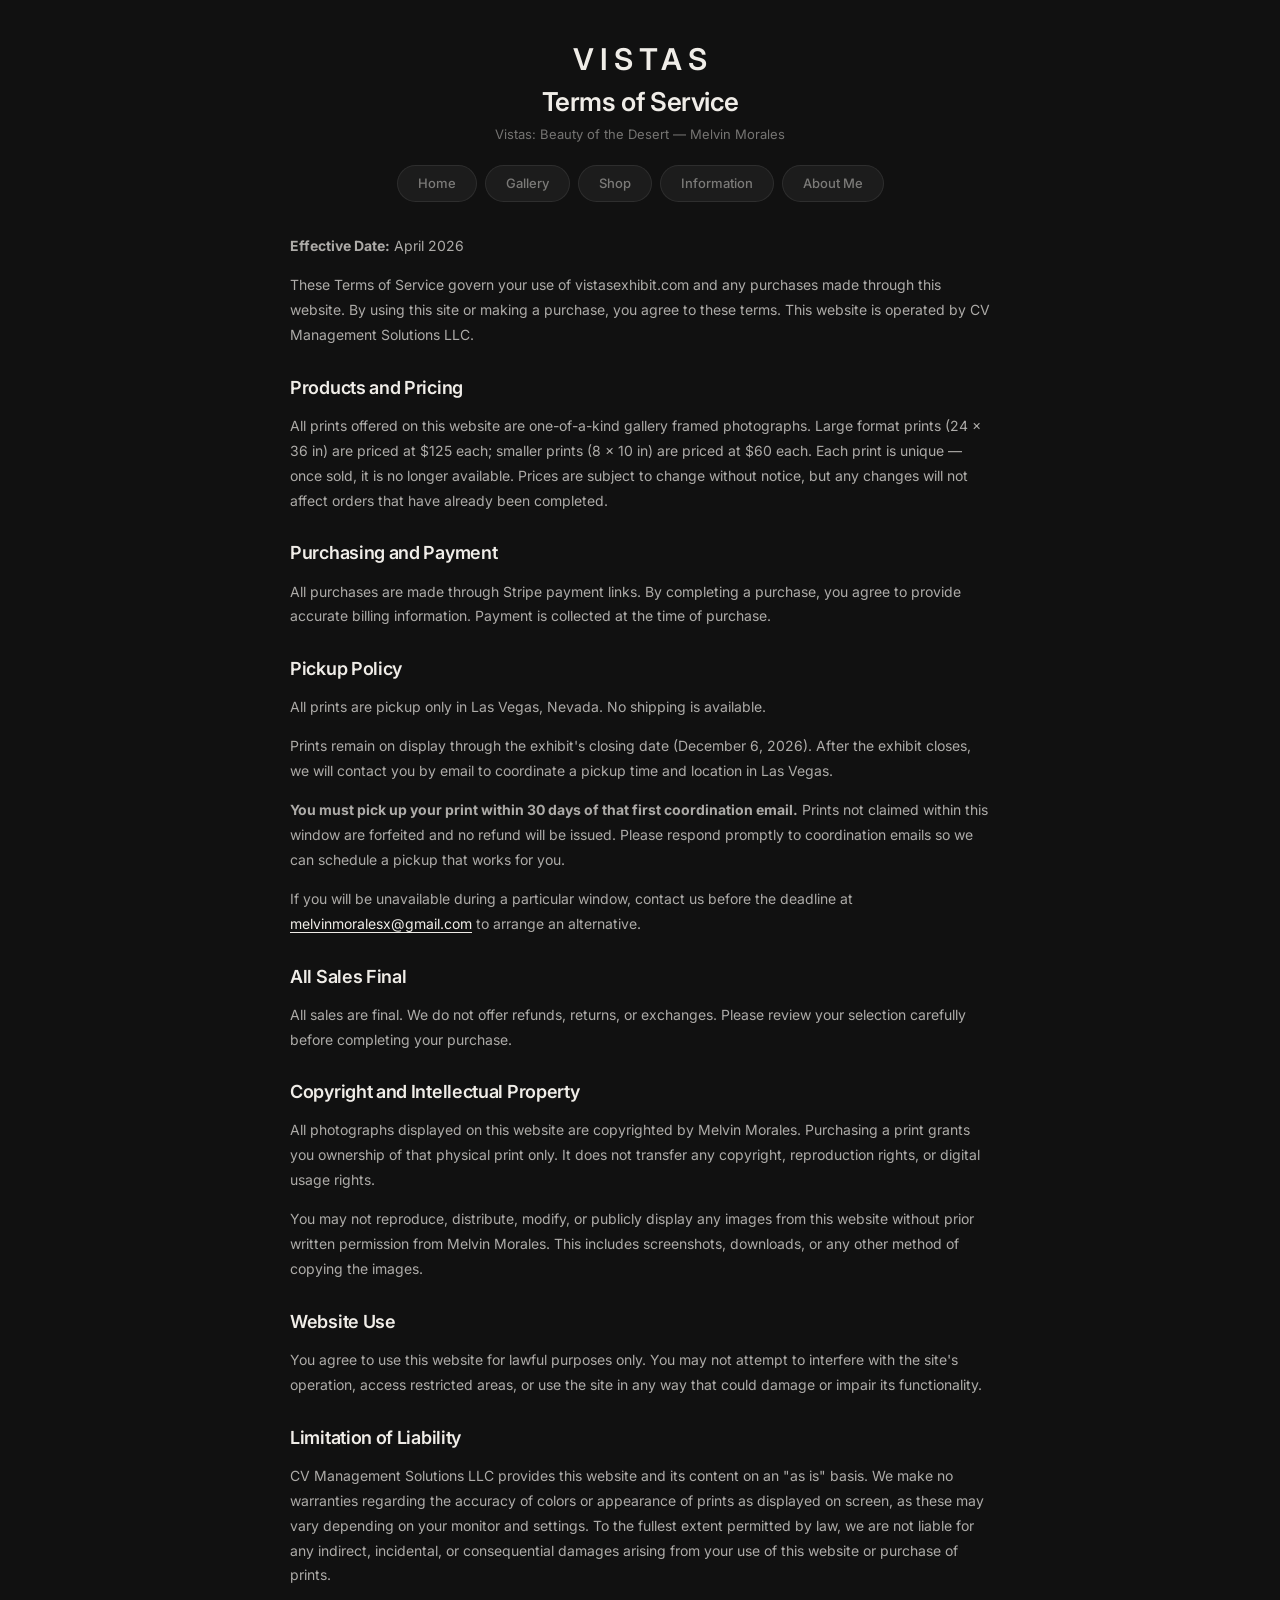
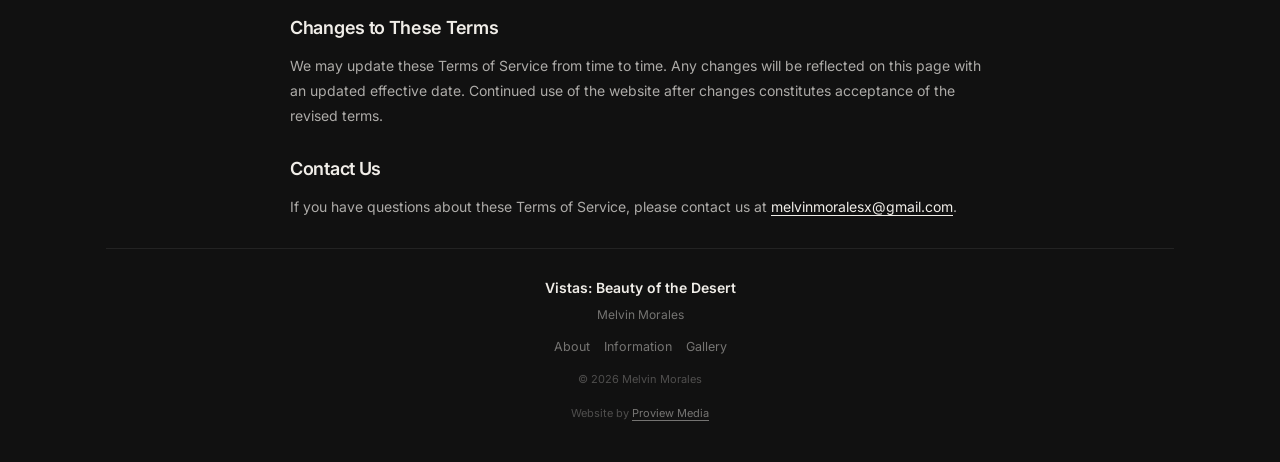
<file: terms.html>
<!DOCTYPE html>
<html lang="en">
<head>
<meta charset="UTF-8"/>
<meta name="viewport" content="width=device-width, initial-scale=1.0"/>
<!-- Google tag (gtag.js) -->
<script async src="https://www.googletagmanager.com/gtag/js?id=G-70ZT6L5CVP"></script>
<script>
  window.dataLayer = window.dataLayer || [];
  function gtag(){dataLayer.push(arguments);}
  gtag('js', new Date());
  gtag('config', 'G-70ZT6L5CVP');
</script>
<title>Terms of Service — Vistas: Beauty of the Desert</title>
<meta name="description" content="Terms of Service for vistasexhibit.com, operated by CV Management Solutions LLC."/>
<meta name="robots" content="index, follow"/>
<link rel="icon" type="image/svg+xml" href="assets/favicon.svg"/>
<link rel="icon" type="image/png" sizes="32x32" href="assets/favicon-32.png"/>
<link rel="icon" type="image/png" sizes="192x192" href="assets/favicon-192.png"/>
<link rel="apple-touch-icon" sizes="180x180" href="assets/apple-touch-icon.png"/>
<link rel="shortcut icon" href="/favicon.ico"/>
<link rel="preconnect" href="https://fonts.googleapis.com"/>
<link rel="preconnect" href="https://fonts.gstatic.com" crossorigin/>
<link href="https://fonts.googleapis.com/css2?family=Inter:wght@400;500;600&display=swap" rel="stylesheet"/>
<link rel="stylesheet" href="styles.css"/>
<script defer src="protect.js"></script>
</head>
<body>
<div class="pg">

  <div class="hero">
    <a class="brand" href="index.html">
      <span class="brand-vistas">VISTAS</span>
    </a>
    <h1>Terms of Service</h1>
    <p class="role">Vistas: Beauty of the Desert — Melvin Morales</p>
  </div>

  <nav class="nav">
    <a href="index.html">Home</a>
    <a href="gallery.html">Gallery</a>
    <a href="shop.html">Shop</a>
    <a href="exhibit.html">Information</a>
    <a href="about.html">About Me</a>
  </nav>

  <div class="prose">
    <p><strong>Effective Date:</strong> April 2026</p>
    <p>These Terms of Service govern your use of vistasexhibit.com and any purchases made through this website. By using this site or making a purchase, you agree to these terms. This website is operated by CV Management Solutions LLC.</p>

    <h2>Products and Pricing</h2>
    <p>All prints offered on this website are one-of-a-kind gallery framed photographs. Large format prints (24 × 36 in) are priced at $125 each; smaller prints (8 × 10 in) are priced at $60 each. Each print is unique — once sold, it is no longer available. Prices are subject to change without notice, but any changes will not affect orders that have already been completed.</p>

    <h2>Purchasing and Payment</h2>
    <p>All purchases are made through Stripe payment links. By completing a purchase, you agree to provide accurate billing information. Payment is collected at the time of purchase.</p>

    <h2>Pickup Policy</h2>
    <p>All prints are pickup only in Las Vegas, Nevada. No shipping is available.</p>
    <p>Prints remain on display through the exhibit's closing date (December 6, 2026). After the exhibit closes, we will contact you by email to coordinate a pickup time and location in Las Vegas.</p>
    <p><strong>You must pick up your print within 30 days of that first coordination email.</strong> Prints not claimed within this window are forfeited and no refund will be issued. Please respond promptly to coordination emails so we can schedule a pickup that works for you.</p>
    <p>If you will be unavailable during a particular window, contact us before the deadline at <a href="mailto:melvinmoralesx@gmail.com" style="color:var(--txt);text-decoration:underline;text-underline-offset:3px">melvinmoralesx@gmail.com</a> to arrange an alternative.</p>

    <h2>All Sales Final</h2>
    <p>All sales are final. We do not offer refunds, returns, or exchanges. Please review your selection carefully before completing your purchase.</p>

    <h2>Copyright and Intellectual Property</h2>
    <p>All photographs displayed on this website are copyrighted by Melvin Morales. Purchasing a print grants you ownership of that physical print only. It does not transfer any copyright, reproduction rights, or digital usage rights.</p>
    <p>You may not reproduce, distribute, modify, or publicly display any images from this website without prior written permission from Melvin Morales. This includes screenshots, downloads, or any other method of copying the images.</p>

    <h2>Website Use</h2>
    <p>You agree to use this website for lawful purposes only. You may not attempt to interfere with the site's operation, access restricted areas, or use the site in any way that could damage or impair its functionality.</p>

    <h2>Limitation of Liability</h2>
    <p>CV Management Solutions LLC provides this website and its content on an "as is" basis. We make no warranties regarding the accuracy of colors or appearance of prints as displayed on screen, as these may vary depending on your monitor and settings. To the fullest extent permitted by law, we are not liable for any indirect, incidental, or consequential damages arising from your use of this website or purchase of prints.</p>

    <h2>Changes to These Terms</h2>
    <p>We may update these Terms of Service from time to time. Any changes will be reflected on this page with an updated effective date. Continued use of the website after changes constitutes acceptance of the revised terms.</p>

    <h2>Contact Us</h2>
    <p>If you have questions about these Terms of Service, please contact us at <a href="mailto:melvinmoralesx@gmail.com" style="color:var(--txt);text-decoration:underline;text-underline-offset:3px">melvinmoralesx@gmail.com</a>.</p>
  </div>

  <footer>
    <a href="index.html" class="faw">
      <p class="fn">Vistas: Beauty of the Desert</p><p class="fs">Melvin Morales</p>
    </a>
    <nav class="fl">
      <a href="about.html">About</a>
      <a href="exhibit.html">Information</a>
      <a href="gallery.html">Gallery</a>
    </nav>
    <p class="fc">© 2026 Melvin Morales</p>
    <p class="fc" style="margin-top:4px">Website by <a href="https://www.proviewmediaco.com" target="_blank" style="color:var(--sub);text-decoration:underline;text-underline-offset:3px">Proview Media</a></p>
  </footer>

</div>
</body>
</html>
</file>
<file: styles.css>
/* ── RESET ── */
*,*::before,*::after{box-sizing:border-box;margin:0;padding:0}

/* ── VARIABLES ── */
:root{
  --bg:#111;
  --card:#1c1c1c;
  --border:rgba(255,255,255,0.08);
  --border-h:rgba(255,255,255,0.15);
  --txt:#f0ede8;
  --sub:rgba(240,237,232,0.45);
  --muted:rgba(240,237,232,0.28);
  --r:14px;
  --w:600px;
}

/* ── BASE ── */
html{scroll-behavior:smooth}
body{
  background:var(--bg);
  color:var(--txt);
  font-family:'Inter',-apple-system,BlinkMacSystemFont,sans-serif;
  font-size:14px;
  line-height:1.5;
  -webkit-font-smoothing:antialiased;
  min-height:100vh;
}
a{color:inherit;text-decoration:none}
button{font-family:inherit;cursor:pointer}
img{display:block;-webkit-user-drag:none;-khtml-user-drag:none;-moz-user-drag:none;user-drag:none;-webkit-user-select:none;user-select:none;-webkit-touch-callout:none}

/* ── PAGE ── */
.pg{max-width:var(--w);margin:0 auto;padding:0 16px 40px}

/* ── BACK LINK ── */
.back{display:inline-flex;align-items:center;gap:5px;font-size:12.5px;color:var(--sub);padding:8px 0 4px;transition:color .15s}
.back:hover{color:var(--txt)}

/* ── HERO ── */
.hero{display:flex;flex-direction:column;align-items:center;text-align:center;padding:44px 0 20px;gap:8px}
.av{width:76px;height:76px;border-radius:50%;overflow:hidden;background:#2a2a2a;border:1.5px solid var(--border);flex-shrink:0}
.av img{width:100%;height:100%;object-fit:cover}
.brand{display:flex;flex-direction:column;align-items:center;gap:5px;margin-bottom:4px;text-decoration:none;transition:opacity .15s}
.brand:hover{opacity:.7}
.brand-mm{font-size:13px;font-weight:600;letter-spacing:.28em;color:var(--sub);padding-left:.28em}
.brand-vistas{font-size:30px;font-weight:600;letter-spacing:.2em;color:var(--txt);padding-left:.2em;line-height:1}
.hero h1{font-size:22px;font-weight:600;letter-spacing:-0.4px;line-height:1.2}
.hero .role{font-size:13px;color:var(--sub)}

/* ── NAV PILLS ── */
.nav{display:flex;justify-content:center;flex-wrap:wrap;gap:6px;margin-bottom:28px}
.nav a{
  padding:7px 16px;border-radius:999px;font-size:12.5px;font-weight:500;
  color:var(--sub);background:var(--card);border:1px solid var(--border);
  transition:color .15s,border-color .15s,background .15s;
}
.nav a:hover{color:var(--txt);border-color:var(--border-h)}
.nav a.on{background:var(--txt);color:#111;border-color:transparent}

/* ── SECTION LABEL ── */
.lbl{font-size:11px;font-weight:600;letter-spacing:.09em;text-transform:uppercase;color:var(--muted);margin-bottom:14px}

/* ── IMAGE CARD ── */
.ic{display:block;background:var(--card);border:1px solid var(--border);border-radius:var(--r);overflow:hidden;margin-bottom:12px;transition:border-color .15s,transform .15s}
.ic:hover{border-color:var(--border-h);transform:translateY(-1px)}
.ic .cimg{width:100%;aspect-ratio:16/9;object-fit:cover;background:#222;display:block;min-height:1px}
.ic .ci{padding:12px 14px 14px}
.ic .ci .ey{font-size:11px;color:var(--muted);font-weight:500;margin-bottom:3px}
.ic .ci .ct{font-size:15px;font-weight:600;letter-spacing:-.2px;line-height:1.3}
.ic .ci .cs{font-size:12.5px;color:var(--sub);margin-top:3px}
.ic .ci .tag{display:inline-block;margin-top:9px;font-size:11.5px;font-weight:600;background:var(--txt);color:#111;padding:3px 10px;border-radius:6px}

/* ── PURCHASE BUTTON ── */
#purchase-btn{display:block;background:var(--txt);color:#111;border:1px solid transparent;border-radius:var(--r);padding:14px 20px;font-size:14px;font-weight:600;letter-spacing:-.2px;text-align:center;transition:opacity .15s,transform .15s}
#purchase-btn:hover{opacity:.9;transform:translateY(-1px)}

/* ── ROW CARD ── */
.rc{display:flex;align-items:center;gap:12px;background:var(--card);border:1px solid var(--border);border-radius:var(--r);padding:12px 14px;margin-bottom:8px;transition:border-color .15s,transform .15s}
.rc:hover{border-color:var(--border-h);transform:translateY(-1px)}
.rc .ico{width:38px;height:38px;border-radius:10px;background:#262626;overflow:hidden;flex-shrink:0;display:flex;align-items:center;justify-content:center}
.rc .ico img{width:100%;height:100%;object-fit:cover}
.rc .rt{flex:1;min-width:0}
.rc .rt strong{display:block;font-size:13.5px;font-weight:600;white-space:nowrap;overflow:hidden;text-overflow:ellipsis}
.rc .rt span{font-size:12px;color:var(--sub)}
.rc .arr{font-size:11px;color:var(--muted);flex-shrink:0}

/* ── PROSE ── */
.prose{color:rgba(240,237,232,.7);font-size:14px;line-height:1.78}
.prose h2{font-size:18px;font-weight:600;color:var(--txt);letter-spacing:-.3px;margin:24px 0 10px}
.prose p{margin-bottom:14px}
.prose ul{list-style:none;margin-bottom:14px}
.prose ul li{padding:6px 0;border-bottom:1px solid rgba(255,255,255,0.06);font-size:14px}
.prose ul li:last-child{border-bottom:none}
.prose ul li strong{color:var(--txt);font-weight:600}
.prose ul li a{color:var(--txt);text-decoration:underline;text-underline-offset:3px}

/* ── DIVIDER ── */
.div{border:none;border-top:1px solid var(--border);margin:22px 0}

/* ── FILTER PILLS ── */
.frow{display:flex;gap:6px;flex-wrap:wrap;margin-bottom:12px}
.fp{padding:6px 14px;border-radius:999px;font-size:12px;font-weight:500;color:var(--sub);background:var(--card);border:1px solid var(--border);transition:all .15s}
.fp:hover{color:var(--txt)}
.fp.on{background:var(--txt);color:#111;border-color:transparent}

/* ── HOME SHOP CTAS ── */
.home-shop{display:grid;grid-template-columns:1fr 1fr;gap:12px;margin:12px 0}
.home-shop .ic{margin-bottom:0}

/* ── GALLERY GRID ── */
.gg{display:grid;grid-template-columns:1fr 1fr;gap:8px}
.gi{display:block;background:var(--card);border:1px solid var(--border);border-radius:12px;overflow:hidden;transition:transform .15s,border-color .15s}
.gi:hover{transform:scale(1.015);border-color:var(--border-h)}
.gi img{width:100%;aspect-ratio:1;object-fit:cover;background:#222;min-height:1px}
.gi .gc{padding:9px 11px 11px}
.gi .gc strong{display:block;font-size:12.5px;font-weight:600;white-space:nowrap;overflow:hidden;text-overflow:ellipsis}
.gi .gc span{font-size:11px;color:var(--sub)}

/* ── PHOTO PAGE ── */
.dim{width:100%;border-radius:var(--r);background:#1e1e1e;display:block}
.meta{margin-top:14px}
.meta h2{font-size:18px;font-weight:600;letter-spacing:-.3px}
.meta p{font-size:13px;color:var(--sub);margin-top:3px}
.pnav{display:flex;align-items:center;justify-content:space-between;margin-top:14px}
.pb{display:inline-flex;align-items:center;gap:4px;font-size:12px;font-weight:500;color:var(--sub);background:var(--card);border:1px solid var(--border);border-radius:999px;padding:7px 16px;transition:all .15s}
.pb:hover{color:var(--txt);border-color:var(--border-h)}
.pb.off{opacity:.25;pointer-events:none}
.pc{font-size:11px;color:var(--muted)}

/* ── FOOTER ── */
footer{margin-top:28px;padding-top:28px;border-top:1px solid var(--border);display:flex;flex-direction:column;align-items:center;gap:14px;text-align:center}
footer .faw{display:flex;flex-direction:column;align-items:center;gap:8px}
footer .fn{font-size:14px;font-weight:600}
footer .fs{font-size:12px;color:var(--sub)}
footer .fl{display:flex;flex-wrap:wrap;justify-content:center;gap:3px 14px;font-size:12.5px;color:var(--sub)}
footer .fl a:hover{color:var(--txt)}
footer .fc{font-size:11px;color:var(--muted)}

/* ── ANIMATE ── */
@keyframes up{from{opacity:0;transform:translateY(10px)}to{opacity:1;transform:translateY(0)}}
.pg>*{animation:up .32s ease both}
.pg>*:nth-child(1){animation-delay:.04s}
.pg>*:nth-child(2){animation-delay:.08s}
.pg>*:nth-child(3){animation-delay:.12s}
.pg>*:nth-child(4){animation-delay:.16s}
.pg>*:nth-child(5){animation-delay:.20s}
.pg>*:nth-child(6){animation-delay:.24s}
.pg>*:nth-child(7){animation-delay:.28s}
.pg>*:nth-child(8){animation-delay:.32s}
.pg>*:nth-child(9){animation-delay:.36s}
.pg>*:nth-child(10){animation-delay:.40s}
.pg>*:nth-child(11){animation-delay:.44s}
.pg>*:nth-child(12){animation-delay:.48s}
.pg>*:nth-child(13){animation-delay:.52s}
.pg>*:nth-child(14){animation-delay:.56s}
.pg>*:nth-child(15){animation-delay:.60s}
.pg>*:nth-child(16){animation-delay:.64s}

/* ── DESKTOP RESPONSIVE ── */
@media (min-width: 1024px) {
  :root { --w: 1100px; }

  .hero h1 { font-size: 26px; }
  .nav { gap: 8px; margin-bottom: 32px; }
  .nav a { padding: 8px 20px; font-size: 13px; }

  .prose { max-width: 700px; margin-left: auto; margin-right: auto; }

  /* Gallery 3-col */
  .gg { grid-template-columns: 1fr 1fr 1fr; gap: 12px; }

  /* Home page grids */
  .home-about { display: grid; grid-template-columns: 1fr 1fr; gap: 12px; align-items: stretch; }
  .home-about .rc { grid-column: 1 / -1; }
  .home-exhibit { display: grid; grid-template-columns: 2fr 1fr; gap: 12px; align-items: stretch; }
  .home-links { display: grid; grid-template-columns: 1fr 1fr; gap: 8px; align-items: stretch; }

  /* Exhibit page grids */
  .exhibit-venue-reception { display: grid; grid-template-columns: 1fr 1fr; gap: 12px; align-items: stretch; }
  .exhibit-venue-reception > div { display: flex; flex-direction: column; }
  .exhibit-venue-reception .ic { flex: 1; }
  .exhibit-contact { display: grid; grid-template-columns: 1fr 1fr; gap: 8px; align-items: stretch; }
  .exhibit-links { display: grid; grid-template-columns: 1fr 1fr 1fr; gap: 8px; align-items: stretch; }

  /* About page grids */
  .about-hero-content { display: grid; grid-template-columns: 1fr 1.2fr; gap: 24px; align-items: start; }
  .about-hero-content .about-left .ic { margin-bottom: 0; }
  .about-contact { display: grid; grid-template-columns: 1fr 1fr; gap: 8px; align-items: stretch; }

  /* Photo page layout */
  .photo-layout { display: grid; grid-template-columns: 1.6fr 1fr; gap: 24px; align-items: start; }
  .photo-sidebar { position: sticky; top: 24px; }
  #more { grid-template-columns: 1fr 1fr 1fr 1fr; }

  /* Media kit grids */
  .media-top { display: grid; grid-template-columns: 1fr 1.3fr; gap: 12px; align-items: start; }
  .media-mid { display: grid; grid-template-columns: 1fr 1fr; gap: 12px; align-items: stretch; }
  .media-mid > div { display: flex; flex-direction: column; }
  .media-mid .ic { flex: 1; }
  .media-contact { display: grid; grid-template-columns: 1fr 1fr; gap: 8px; align-items: stretch; }

  /* Remove margins inside grid containers */
  .home-about > .ic,
  .home-about > .rc,
  .home-exhibit > .ic,
  .home-exhibit > .rc,
  .home-links > .rc,
  .exhibit-venue-reception .ic,
  .exhibit-contact > .rc,
  .exhibit-links > .rc,
  .about-contact > .rc,
  .media-top .ic,
  .media-mid .ic,
  .media-contact > .rc { margin-bottom: 0; }
}
</file>
